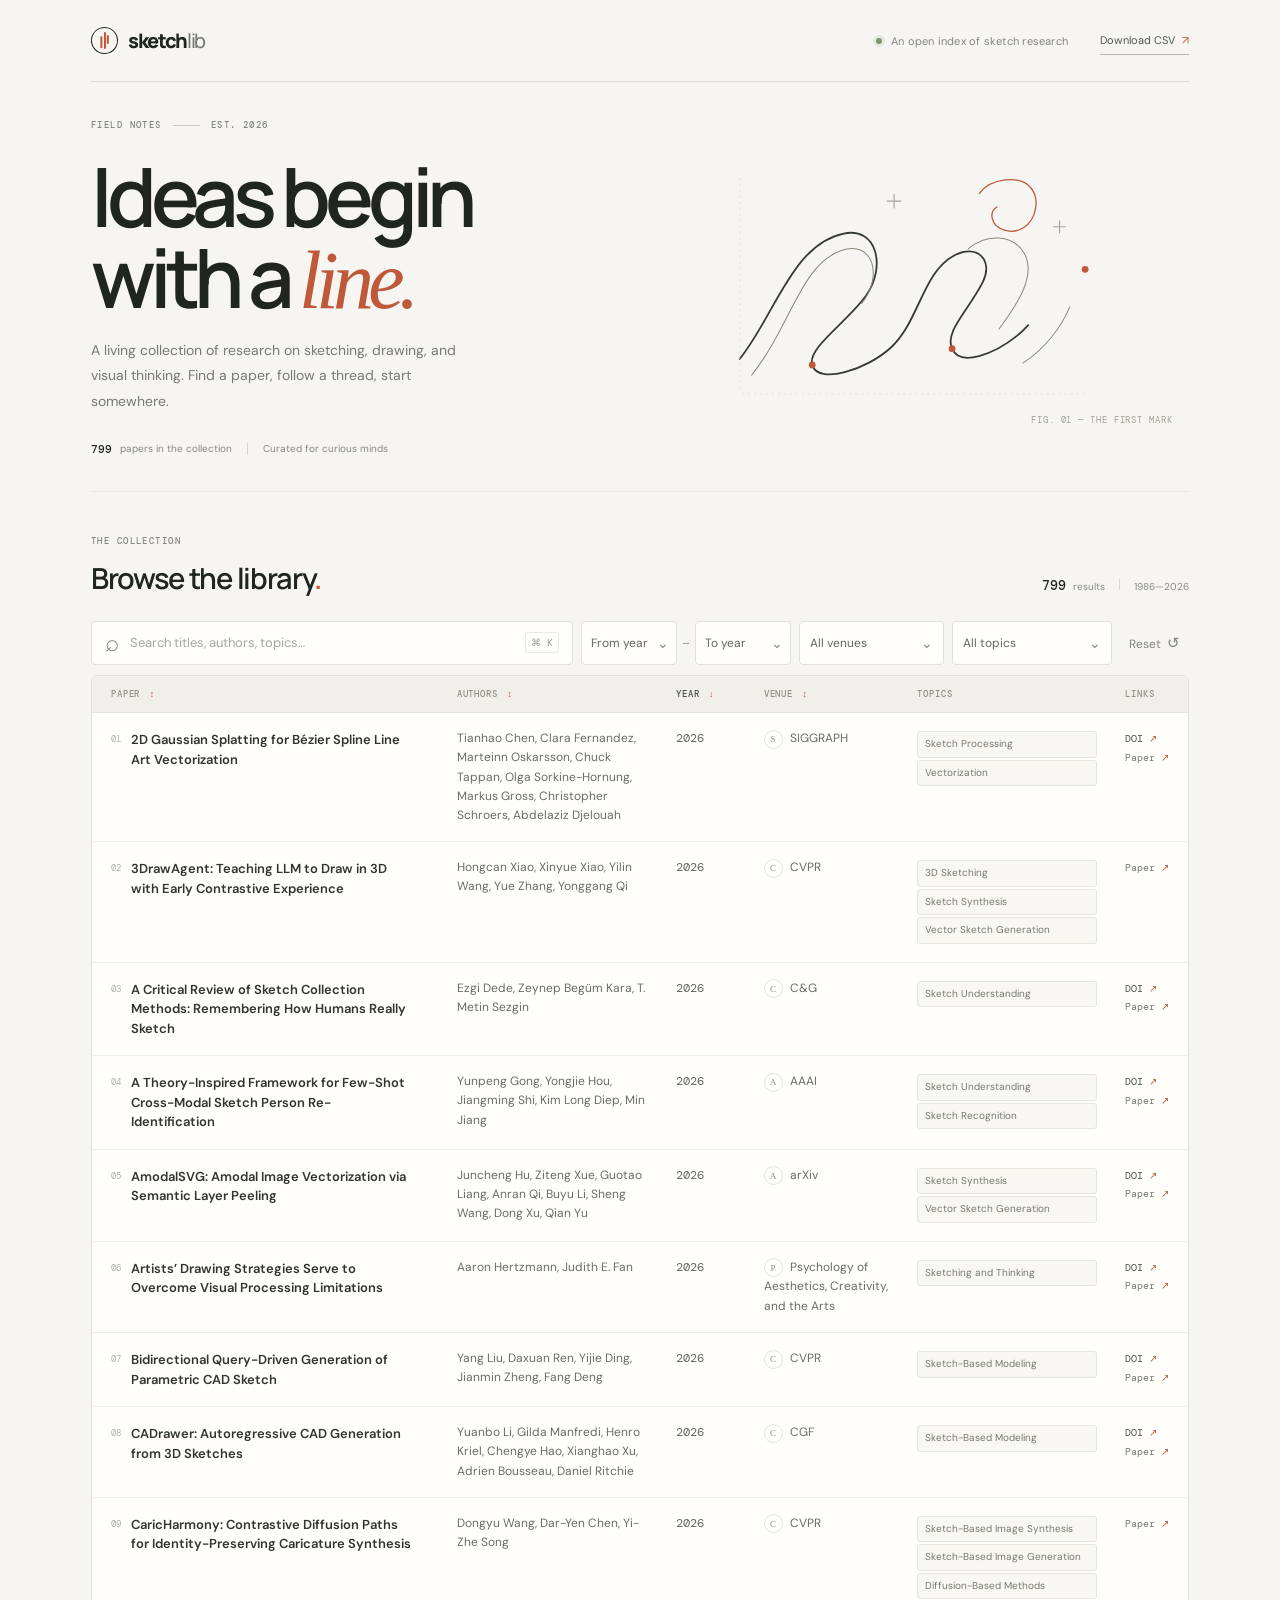
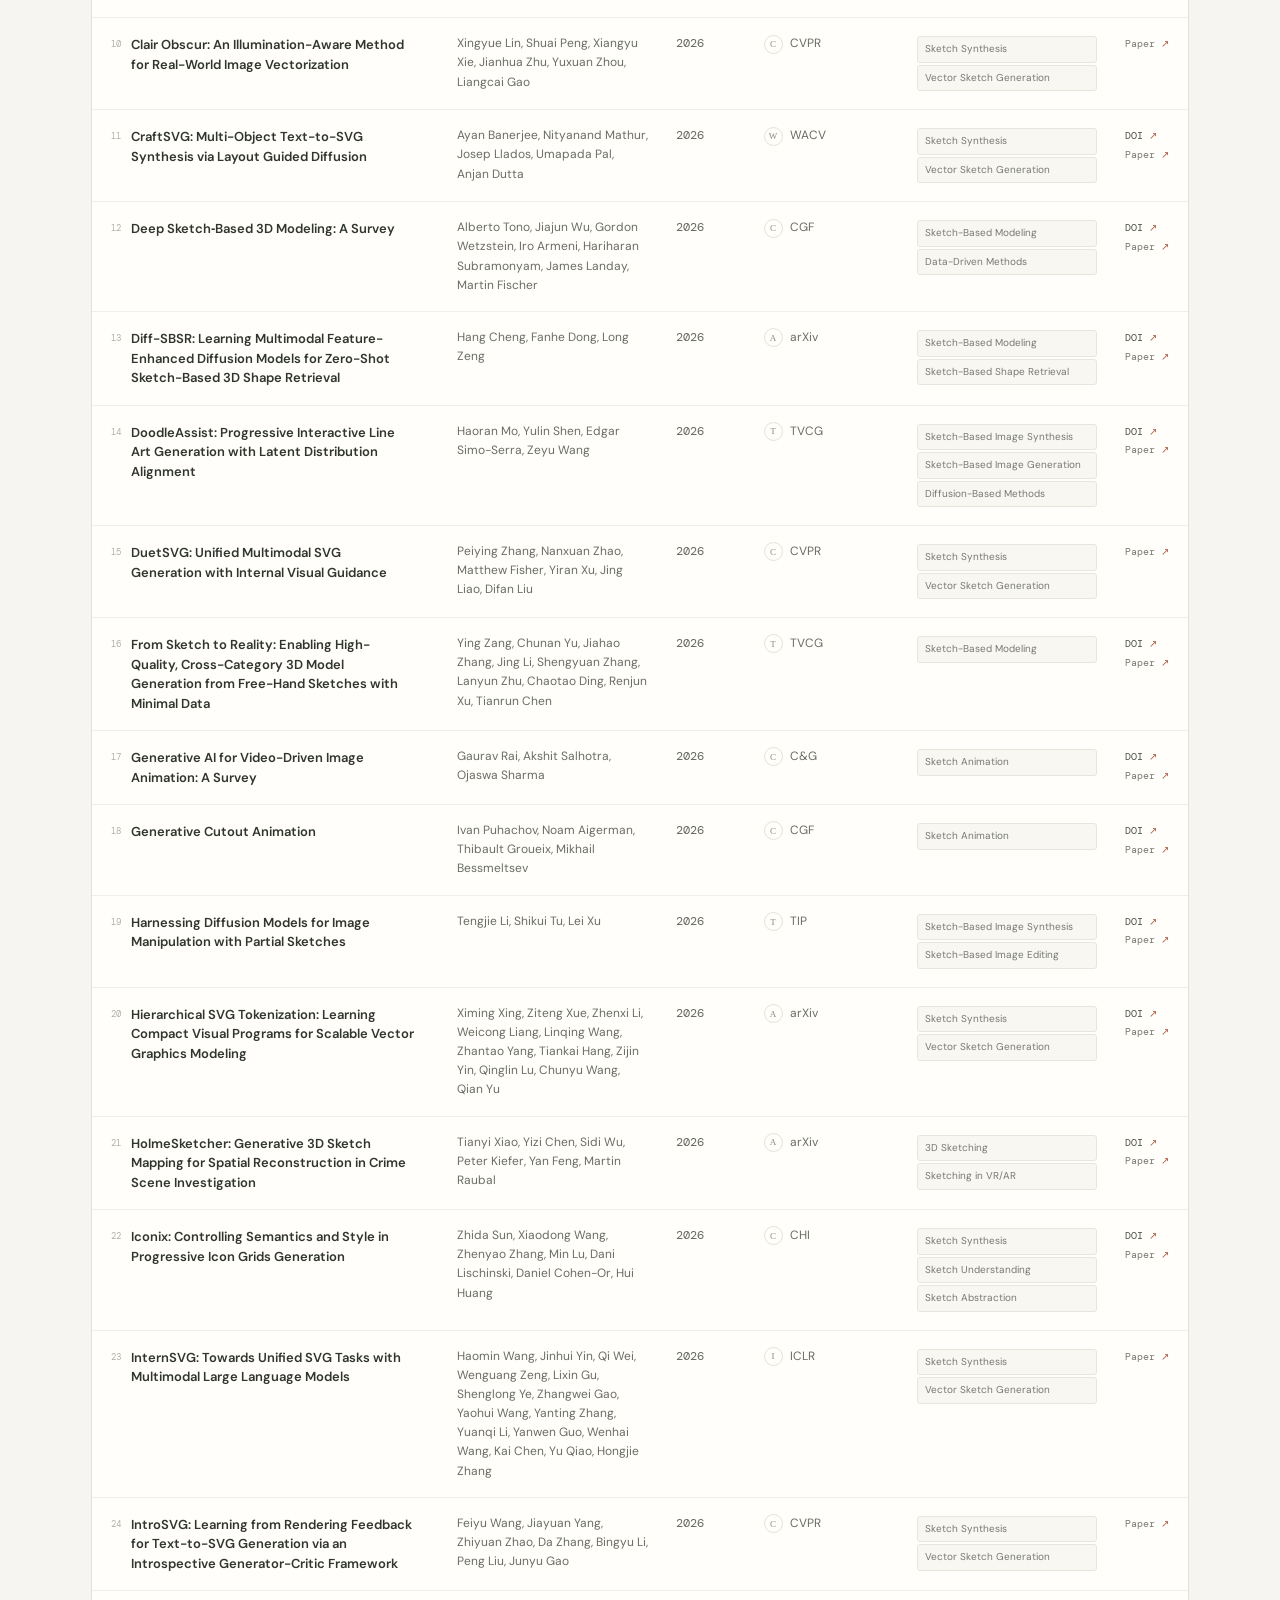
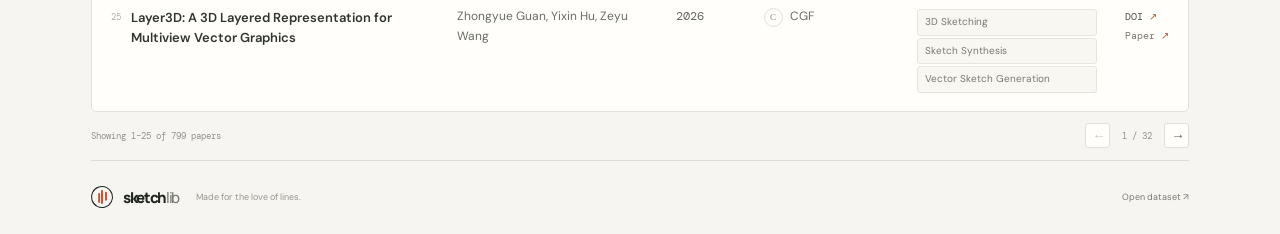
<file: index.html>
<!doctype html>
<html lang="en">
<head>
  <meta charset="utf-8" />
  <meta name="viewport" content="width=device-width, initial-scale=1" />
  <meta name="theme-color" content="#f6f5f1" />
  <title>SketchLib — Research Library</title>
  <meta name="description" content="A searchable library of sketch-related research papers." />
  <link rel="preconnect" href="https://fonts.googleapis.com" />
  <link rel="preconnect" href="https://fonts.gstatic.com" crossorigin />
  <link href="https://fonts.googleapis.com/css2?family=DM+Mono:wght@400;500&family=DM+Sans:wght@400;500;600;700&family=Manrope:wght@500;600;700;800&display=swap" rel="stylesheet" />
  <link rel="stylesheet" href="styles.css?v=multi-filters-1" />
  <script src="app.js?v=multi-filters-1" defer></script>
</head>
<body>
  <div class="page-shell">
    <header class="site-header">
      <a class="wordmark" href="#top" aria-label="SketchLib home"><span class="mark" aria-hidden="true"><i></i><i></i><i></i></span><span>sketch<span class="wordmark-light">lib</span></span></a>
      <div class="header-note"><span class="live-dot"></span> An open index of sketch research</div>
      <a class="header-link" href="papers.csv" download>Download CSV <span aria-hidden="true">↗</span></a>
    </header>

    <main id="top">
      <section class="hero">
        <div class="hero-copy">
          <p class="eyebrow"><span>FIELD NOTES</span><span class="eyebrow-line"></span><span>EST. 2026</span></p>
          <h1>Ideas begin<br />with a <em>line.</em></h1>
          <p class="intro">A living collection of research on sketching, drawing, and visual thinking. Find a paper, follow a thread, start somewhere.</p>
          <div class="hero-meta"><span class="hero-count" id="hero-count">—</span><span>papers in the collection</span><span class="meta-divider"></span><span>Curated for curious minds</span></div>
        </div>
        <div class="hero-art" aria-hidden="true">
          <svg viewBox="0 0 520 340" fill="none" xmlns="http://www.w3.org/2000/svg">
            <path class="draw draw-one" d="M55 259C96 208 117 124 177 112C216 104 227 151 203 185C181 216 134 246 140 266C147 290 204 272 233 245C265 215 270 157 306 138C333 123 353 143 340 169C322 204 295 227 304 247C313 269 354 253 380 232C416 203 419 161 460 154" />
            <path class="draw draw-two" d="M69 278C116 219 126 149 174 132C211 119 224 161 198 194M323 130C343 112 376 112 389 136C404 164 375 202 359 224M387 264C413 247 432 222 442 198" />
            <path class="scribble" d="M336 65C349 47 383 43 396 58C408 72 402 96 388 105C374 114 354 108 351 94C348 80 367 73 377 81" />
            <path class="guide" d="M58 300H464M55 47V298" />
            <circle class="point" cx="140" cy="266" r="4" /><circle class="point" cx="304" cy="247" r="4" /><circle class="point" cx="460" cy="154" r="4" />
            <path class="spark" d="M236 66V82M228 74H244M430 97V111M423 104H437" />
          </svg>
          <span class="art-caption">FIG. 01 — THE FIRST MARK</span>
        </div>
      </section>

      <section class="library" aria-labelledby="library-title">
        <div class="section-heading">
          <div><p class="eyebrow section-eyebrow">THE COLLECTION</p><h2 id="library-title">Browse the library<span class="period">.</span></h2></div>
          <div class="collection-stats"><strong id="result-count">—</strong><span>results</span><span class="stat-divider"></span><span id="year-range">—</span></div>
        </div>

        <div class="tools" role="search">
          <label class="search-box"><span class="search-icon" aria-hidden="true">⌕</span><input id="search" type="search" placeholder="Search titles, authors, topics…" autocomplete="off" /><kbd>⌘ K</kbd></label>
          <div class="year-range-filter" role="group" aria-label="Filter by year range">
            <label class="range-field"><span class="sr-only">From year</span><select id="year-from"><option value="">From year</option></select><span class="select-arrow">⌄</span></label>
            <span class="range-dash" aria-hidden="true">–</span>
            <label class="range-field"><span class="sr-only">To year</span><select id="year-to"><option value="">To year</option></select><span class="select-arrow">⌄</span></label>
          </div>
          <div class="filter-menu venue-menu">
            <button class="filter-trigger" id="venue-trigger" type="button" aria-expanded="false" aria-controls="venue-popover"><span id="venue-trigger-label">All venues</span><span class="filter-chevron" aria-hidden="true">⌄</span></button>
            <div class="filter-popover" id="venue-popover" hidden>
              <div class="filter-popover-heading"><span>Publication venues</span><button type="button" data-clear-group="venue">Clear</button></div>
              <p class="filter-hint">Matches any selected venue</p>
              <input class="filter-search" type="search" data-filter-search="venue" placeholder="Find a venue…" autocomplete="off" aria-label="Find a venue" />
              <div class="filter-options" id="venue-options-list" role="group" aria-label="Publication venues"></div>
            </div>
          </div>
          <div class="filter-menu topic-menu label-filter-wrap">
            <button class="filter-trigger" id="topic-trigger" type="button" aria-expanded="false" aria-controls="topic-popover"><span id="topic-trigger-label">All topics</span><span class="filter-chevron" aria-hidden="true">⌄</span></button>
            <div class="filter-popover" id="topic-popover" hidden>
              <div class="filter-popover-heading"><span>Topics</span><button type="button" data-clear-group="topic">Clear</button></div>
              <p class="filter-hint">Matches any selected topic</p>
              <input class="filter-search" type="search" data-filter-search="topic" placeholder="Find a topic…" autocomplete="off" aria-label="Find a topic" />
              <div class="filter-options topic-options" id="topic-options-list" role="group" aria-label="Topics"></div>
            </div>
          </div>
          <button class="reset-button" id="reset" type="button">Reset <span aria-hidden="true">↺</span></button>
        </div>

        <div class="active-filters" id="active-filters" aria-live="polite"></div>
        <div class="table-wrap">
          <table>
            <thead><tr>
              <th class="title-col"><button class="sort-button" data-sort="Paper Title">PAPER <span class="sort-indicator"></span></button></th>
              <th class="authors-col"><button class="sort-button" data-sort="Authors">AUTHORS <span class="sort-indicator"></span></button></th>
              <th class="year-col"><button class="sort-button" data-sort="Year">YEAR <span class="sort-indicator"></span></button></th>
              <th class="venue-col"><button class="sort-button" data-sort="Publication Venue">VENUE <span class="sort-indicator"></span></button></th>
              <th class="topics-col">TOPICS</th>
              <th class="links-col">LINKS</th>
            </tr></thead>
            <tbody id="papers-body"><tr><td colspan="6" class="loading"><span class="loader"></span>Preparing the collection…</td></tr></tbody>
          </table>
        </div>
        <div class="table-footer"><span id="range-label">Loading papers</span><div class="pagination"><button id="prev" aria-label="Previous page" disabled>←</button><span id="page-label">1 / 1</span><button id="next" aria-label="Next page" disabled>→</button></div></div>
      </section>
    </main>

    <footer><a class="wordmark footer-mark" href="#top"><span class="mark" aria-hidden="true"><i></i><i></i><i></i></span><span>sketch<span class="wordmark-light">lib</span></span></a><span>Made for the love of lines.</span><a href="papers.csv" download>Open dataset ↗</a></footer>
  </div>
</body>
</html>
</file>
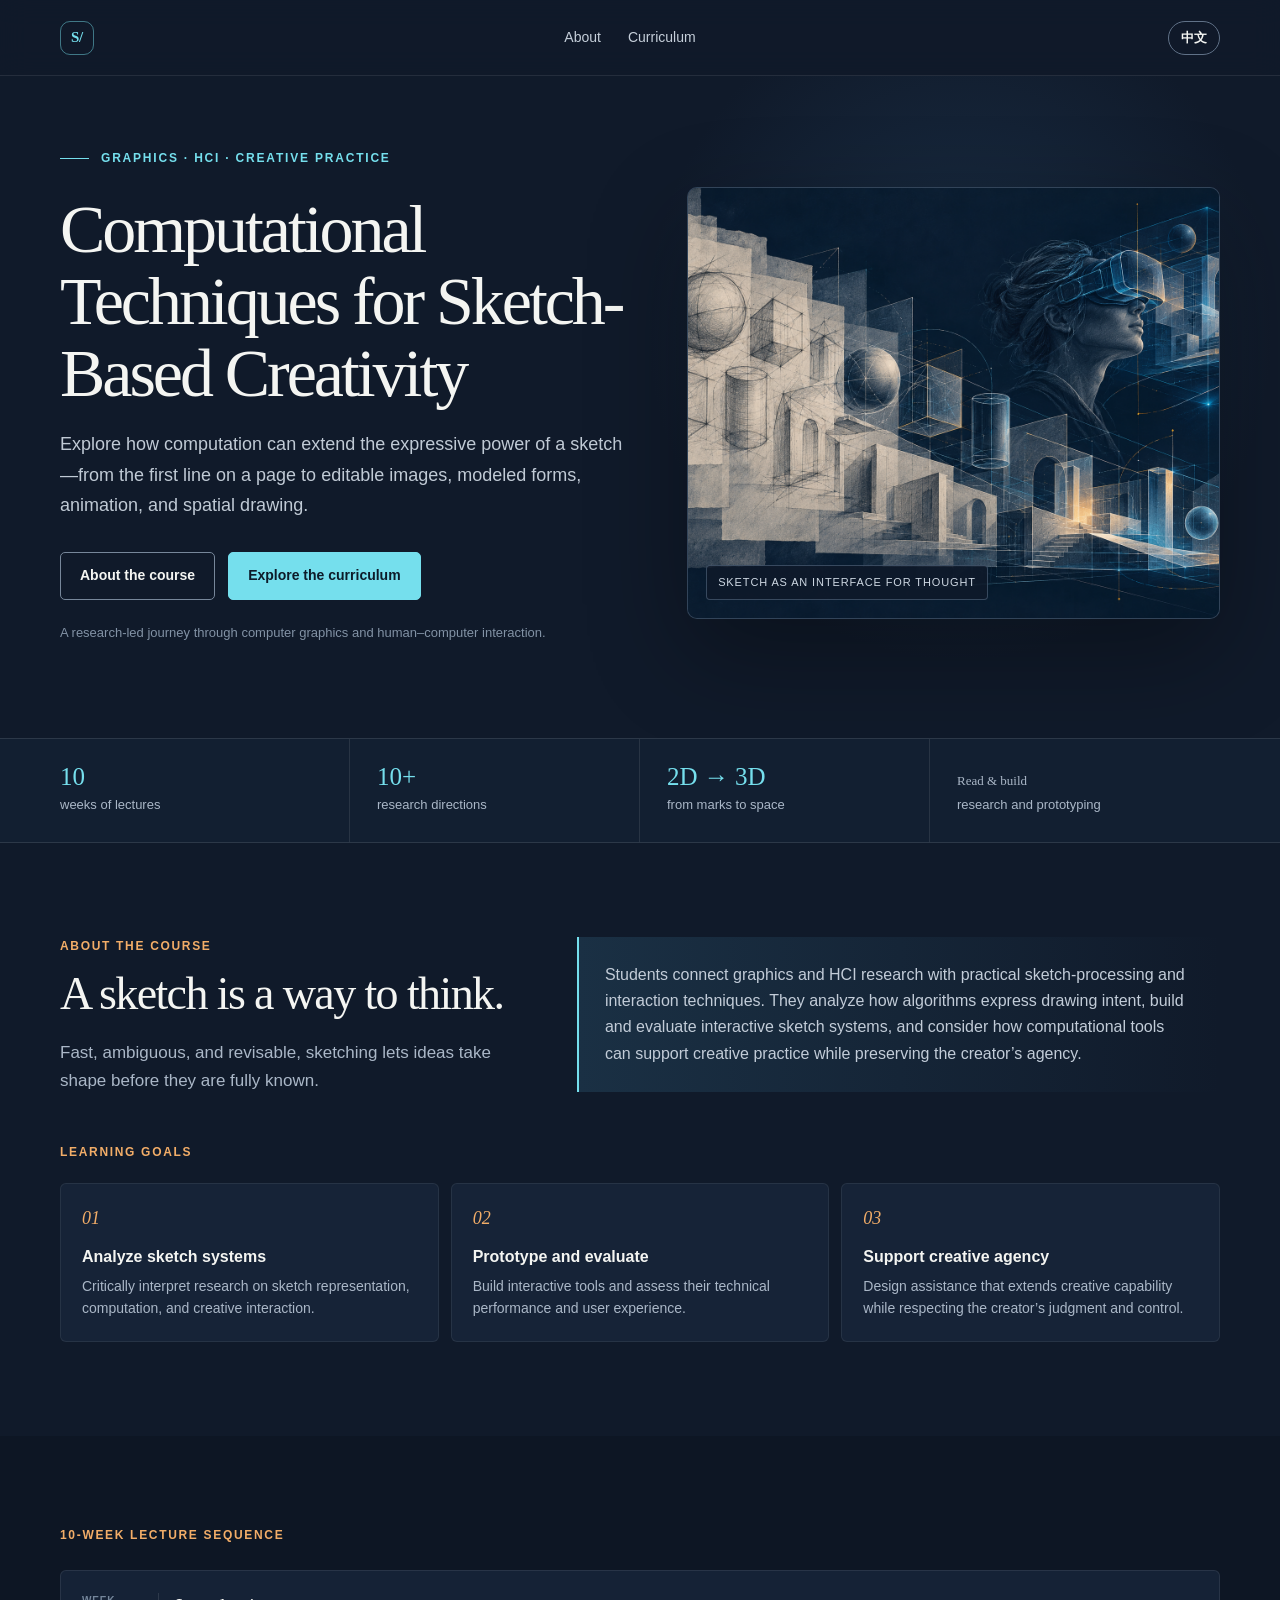
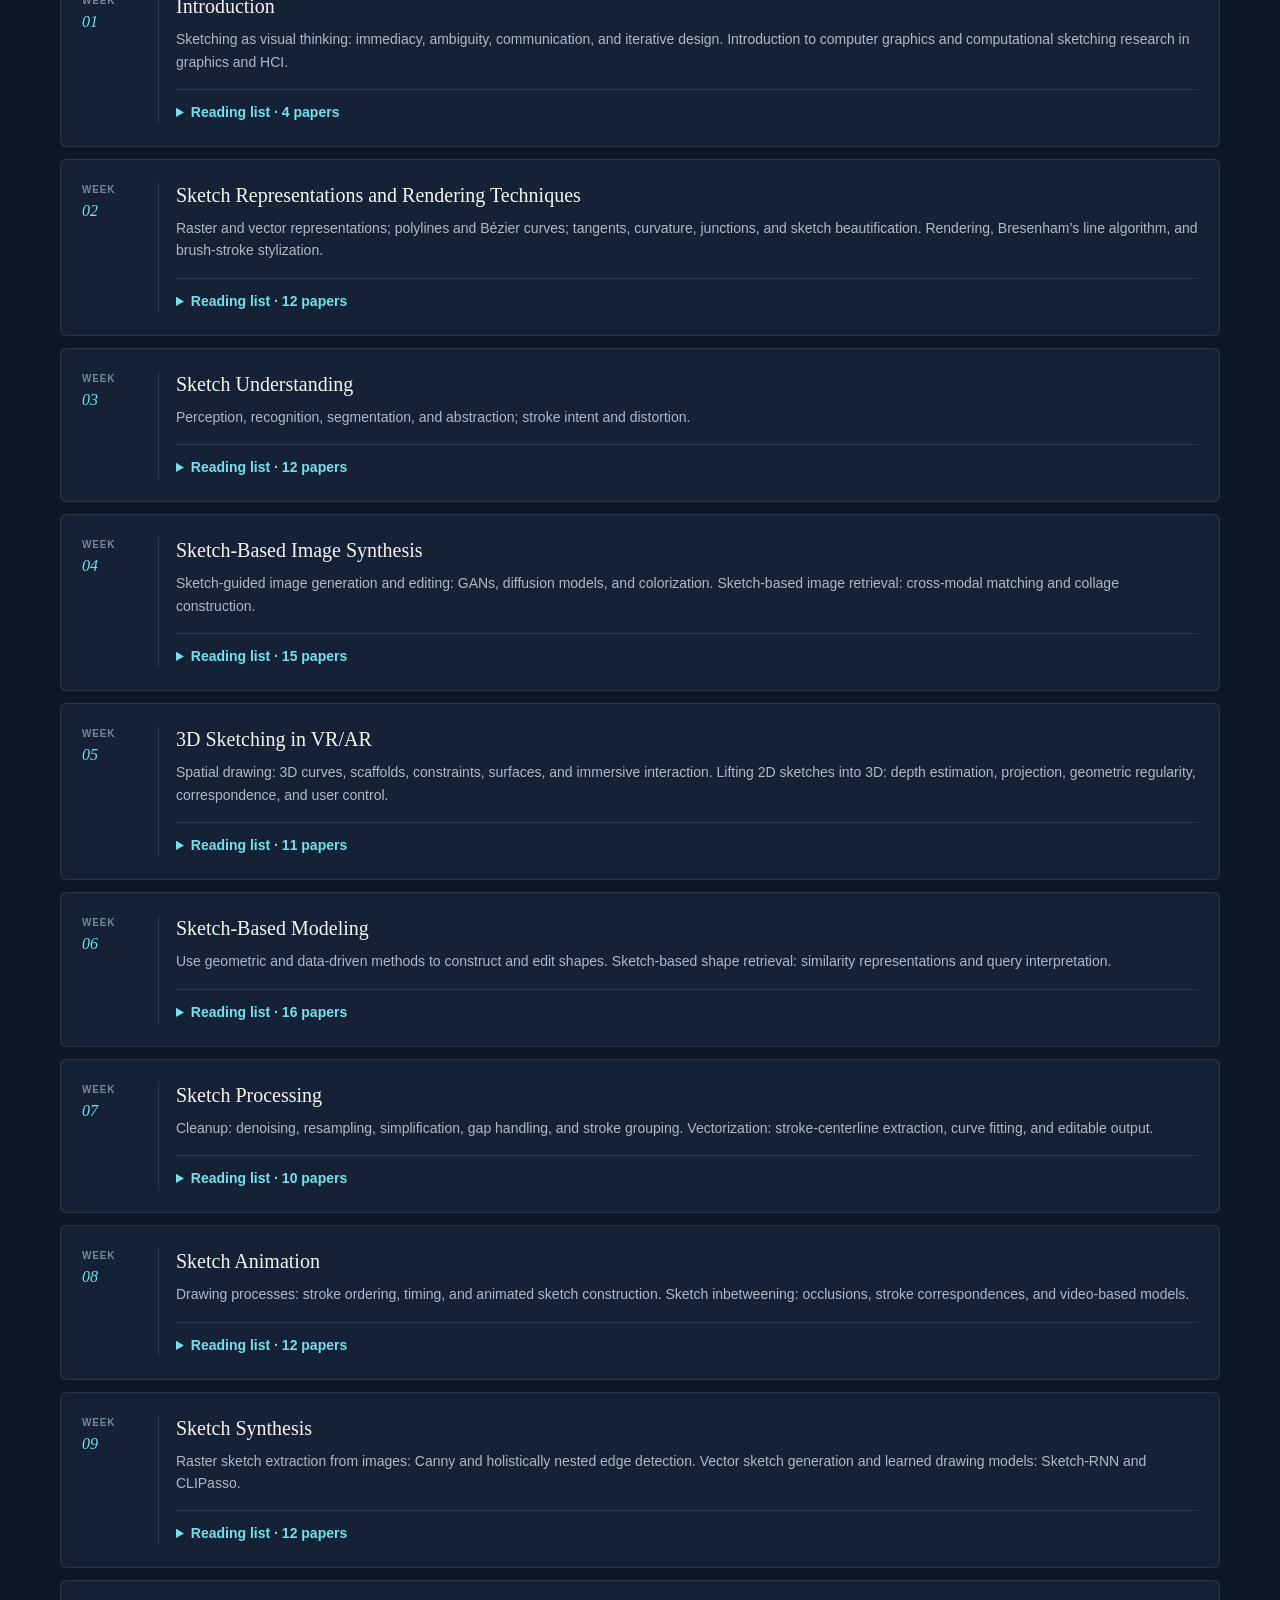
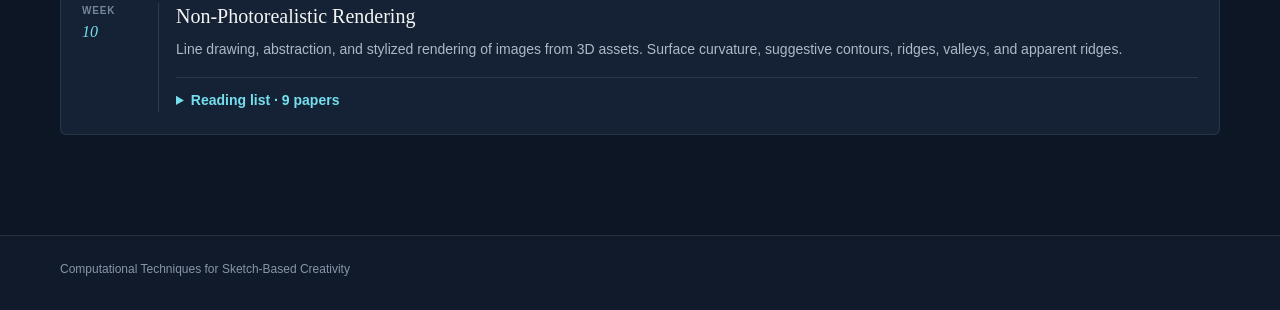
<file: 5025.html>
<!doctype html>
<html lang="en">
<head>
<meta charset="utf-8">
<meta name="viewport" content="width=device-width, initial-scale=1">
<meta name="theme-color" content="#101a2a">
<meta name="description" content="An open course on computational sketching, graphics, and creative interaction.">
<title>Computational Techniques for Sketch-Based Creativity · 草图创意计算技术</title>
<link rel="icon" type="image/svg+xml" href="data:image/svg+xml,%3Csvg xmlns='http://www.w3.org/2000/svg' viewBox='0 0 48 48'%3E%3Crect width='48' height='48' rx='12' fill='%23101a2a'/%3E%3Cpath d='M9 34 20 12l8 17 5-10 7 15' fill='none' stroke='%236bd9eb' stroke-width='3' stroke-linecap='round' stroke-linejoin='round'/%3E%3Ccircle cx='20' cy='12' r='2' fill='%23f5a75c'/%3E%3C/svg%3E">
<style>
:root{color-scheme:dark;--bg:#101a2a;--panel:#162337;--panel-2:#1b2a40;--line:#304158;--ink:#f4f5f2;--muted:#aab7c7;--cyan:#75dfed;--amber:#f2ad68;--blue:#496d91;--sans:Inter,ui-sans-serif,-apple-system,BlinkMacSystemFont,"Segoe UI",sans-serif;--serif:Georgia,"Times New Roman",serif}
*{box-sizing:border-box}html{scroll-behavior:smooth;scroll-padding-top:92px}body{margin:0;background:var(--bg);color:var(--ink);font-family:var(--sans);font-size:16px;line-height:1.65}a{color:inherit}.shell{width:min(1160px,calc(100% - 48px));margin-inline:auto}.topbar{height:76px;border-bottom:1px solid #ffffff16;display:flex;align-items:center;position:sticky;top:0;z-index:20;background:#101a2aeF;backdrop-filter:blur(14px)}.nav{display:flex;align-items:center;justify-content:space-between;gap:24px}.brand{display:flex;align-items:center;gap:12px;text-decoration:none;font-weight:650;letter-spacing:-.02em}.brand-mark{width:34px;height:34px;border:1px solid #75dfed7a;border-radius:10px;display:grid;place-items:center;color:var(--cyan);font:700 15px var(--serif)}.navlinks{display:flex;align-items:center;gap:27px}.navlinks a{text-decoration:none;font-size:14px;color:#c6cfda}.navlinks a:hover{color:var(--cyan)}.nav-tools{display:flex;align-items:center;gap:14px}.term{font-size:12px;color:var(--muted);letter-spacing:.08em;text-transform:uppercase}.lang{background:transparent;color:var(--ink);border:1px solid #607187;border-radius:99px;padding:7px 12px;font:600 13px var(--sans);cursor:pointer}.lang:hover,.lang:focus-visible{border-color:var(--cyan);outline:none}.hero{padding:73px 0 82px;overflow:hidden;position:relative}.hero:before{content:"";position:absolute;inset:0 0 auto 48%;height:620px;pointer-events:none;background:radial-gradient(ellipse at 52% 40%,#24436280 0,transparent 64%)}.hero-grid{display:grid;grid-template-columns:1fr .92fr;gap:48px;align-items:center;position:relative}.eyebrow{display:flex;align-items:center;gap:12px;text-transform:uppercase;color:var(--cyan);font-size:12px;letter-spacing:.15em;font-weight:700}.eyebrow:before{content:"";width:29px;height:1px;background:var(--cyan)}h1{font:500 clamp(42px,5.4vw,68px)/1.06 var(--serif);letter-spacing:-.045em;margin:24px 0 20px;max-width:700px}.hero-copy{max-width:580px;color:#c0cad5;font-size:18px;line-height:1.7;margin:0}.hero-actions{display:flex;gap:13px;flex-wrap:wrap;margin-top:31px}.button{display:inline-flex;align-items:center;justify-content:center;min-height:48px;padding:0 19px;border-radius:5px;text-decoration:none;font-weight:650;font-size:14px;transition:transform .2s,border-color .2s,background .2s}.button:hover{transform:translateY(-2px)}.button-primary{background:var(--cyan);color:#0d1b29;border:1px solid var(--cyan)}.button-secondary{border:1px solid #77879a;color:var(--ink)}.button-secondary:hover{border-color:var(--cyan)}.hero-note{margin-top:22px;color:#8292a5;font-size:13px}.hero-art{min-height:430px;border:1px solid #647b9359;border-radius:10px;background:#17263a;overflow:hidden;position:relative;box-shadow:0 34px 100px #0005}.hero-art img{display:block;width:100%;height:100%;min-height:430px;object-fit:cover}.art-fallback{position:absolute;inset:0;display:grid;place-items:center;color:#7595b3;font:italic 20px var(--serif);text-align:center;padding:30px}.art-fallback svg{width:100%;height:100%;position:absolute;inset:0;opacity:.45}.art-label{position:absolute;bottom:18px;left:18px;padding:7px 11px;border:1px solid #7892ad66;background:#101a2acc;border-radius:4px;color:#ced8e3;font-size:11px;letter-spacing:.08em;text-transform:uppercase}.metrics{border-block:1px solid #ffffff1c;background:#121f31}.metric-row{display:grid;grid-template-columns:repeat(4,1fr)}.metric{padding:24px 27px;border-right:1px solid #ffffff18}.metric:first-child{padding-left:0}.metric:last-child{border:0}.metric strong{font:500 25px var(--serif);display:block;color:var(--cyan)}.metric span{font-size:13px;color:#aab7c7}.section{padding:94px 0}.section-kicker{font-size:12px;text-transform:uppercase;letter-spacing:.14em;color:var(--amber);font-weight:700;margin:0 0 12px}.section h2{font:500 clamp(34px,4vw,46px)/1.15 var(--serif);letter-spacing:-.035em;margin:0}.section-lead{color:var(--muted);max-width:650px;font-size:17px;margin:18px 0 0}.overview-grid{display:grid;grid-template-columns:.82fr 1.18fr;gap:70px;align-items:start}.overview-aside{padding:25px 26px;border-left:2px solid var(--cyan);background:linear-gradient(90deg,#1a3044,transparent);color:#c2ccd8}.overview-aside p{margin:0}.outcomes{display:grid;grid-template-columns:repeat(2,1fr);gap:14px;margin-top:36px}.outcome{padding:22px 21px;background:var(--panel);border:1px solid #ffffff12;border-radius:6px;min-height:142px}.outcome-num{font:italic 18px var(--serif);color:var(--amber)}.outcome h3{font-size:16px;margin:11px 0 6px}.outcome p{font-size:14px;color:var(--muted);margin:0;line-height:1.55}.curriculum{background:#0d1624;padding-top:90px;padding-bottom:100px}.curriculum-head{display:flex;justify-content:space-between;align-items:end;gap:28px;margin-bottom:34px}.sequence-note{font-size:13px;color:#99a9bb;max-width:300px;text-align:right}.week-list{display:grid;grid-template-columns:repeat(2,1fr);gap:12px}.week{display:grid;grid-template-columns:77px 1fr;gap:17px;padding:22px 21px;border:1px solid #ffffff15;border-radius:6px;background:#152236;min-height:158px;transition:border .2s,transform .2s}.week:hover{border-color:#75dfed7c;transform:translateY(-2px)}.week-mark{border-right:1px solid #ffffff1b;color:var(--cyan);font:italic 16px var(--serif);padding-top:2px}.week-mark small{display:block;color:#74869b;font:600 10px var(--sans);text-transform:uppercase;letter-spacing:.08em;margin-bottom:7px}.week-mark .week-suffix{font:600 10px var(--sans);color:#74869b;letter-spacing:0}.week h3{font:500 20px/1.3 var(--serif);margin:0 0 9px}.week p{font-size:13px;line-height:1.55;color:#aeb9c7;margin:0}.week.project{background:#202a35;border-color:#f2ad6847}.week.project .week-mark{color:var(--amber)}.closing{padding:83px 0 90px}.closing-card{border:1px solid #40566d;background:linear-gradient(120deg,#17273a,#162235 72%,#193047);padding:42px 45px;border-radius:8px;display:flex;align-items:center;justify-content:space-between;gap:32px;position:relative;overflow:hidden}.closing-card:after{content:"";position:absolute;width:210px;height:210px;border:1px solid #75dfed20;border-radius:50%;right:24%;top:-125px;box-shadow:0 0 0 24px #75dfed08,0 0 0 50px #75dfed05}.closing-card h2{font:500 32px/1.18 var(--serif);margin:0 0 9px;position:relative;z-index:1}.closing-card p{color:var(--muted);margin:0;max-width:520px;position:relative;z-index:1}.closing-card .button{flex-shrink:0;position:relative;z-index:1}footer{border-top:1px solid #ffffff19;padding:24px 0 30px;color:#8696a9;font-size:12px}.footer-row{display:flex;justify-content:space-between;gap:20px}.zh{font-family:"PingFang SC","Microsoft YaHei","Noto Sans CJK SC",sans-serif;letter-spacing:0}html[lang="en"] [lang="zh-Hans"],html[lang="zh-Hans"] [lang="en"]{display:none!important}::selection{background:#75dfed;color:#101a2a}a:focus-visible,button:focus-visible{outline:2px solid var(--cyan);outline-offset:3px}
@media(max-width:900px){.navlinks{gap:15px}.navlinks a{font-size:13px}.hero-grid{grid-template-columns:1fr .8fr;gap:28px}.hero-art,.hero-art img{min-height:365px}.overview-grid{gap:36px}.metric{padding:22px 17px}}
@media(max-width:700px){.shell{width:min(100% - 34px,540px)}.topbar{height:67px}.brand{font-size:13px;max-width:210px;line-height:1.2}.brand-mark{flex-shrink:0}.navlinks,.term{display:none}.hero{padding:48px 0 55px}.hero-grid{grid-template-columns:1fr;gap:32px}.hero h1{font-size:46px}.hero-copy{font-size:16px}.hero-art,.hero-art img{min-height:280px}.metric-row{grid-template-columns:repeat(2,1fr)}.metric{padding:18px;border-bottom:1px solid #ffffff18}.metric:nth-child(2){border-right:0}.metric:nth-child(3){padding-left:0;border-bottom:0}.metric:nth-child(4){border-bottom:0}.section{padding:67px 0}.overview-grid{grid-template-columns:1fr;gap:26px}.outcomes{gap:10px}.outcome{padding:17px;min-height:160px}.curriculum{padding:67px 0}.curriculum-head{display:block}.sequence-note{text-align:left;margin:15px 0 0}.week-list{grid-template-columns:1fr}.week{grid-template-columns:62px 1fr;gap:13px;padding:18px 16px;min-height:unset}.week h3{font-size:19px}.closing{padding:60px 0}.closing-card{display:block;padding:29px 24px}.closing-card h2{font-size:29px}.closing-card .button{margin-top:23px}.footer-row{display:block}.footer-row span{display:block;margin-top:5px}}
@media(max-width:380px){.hero h1{font-size:39px}.outcomes{grid-template-columns:1fr}.outcome{min-height:unset}.lang{padding:6px 9px}.week{grid-template-columns:54px 1fr}}
@media(prefers-reduced-motion:reduce){html{scroll-behavior:auto}*,*:before,*:after{transition:none!important}}

.week-list{grid-template-columns:1fr}
.week{min-height:0}
.outcomes{grid-template-columns:repeat(3,minmax(0,1fr));gap:12px;margin-top:20px}
.learning-goals{margin-top:48px}
.learning-goals>.section-kicker{margin:0 0 12px}
.reading-list{margin-top:16px;border-top:1px solid #ffffff18;padding-top:11px}
.reading-list summary{cursor:pointer;color:var(--cyan);font-size:13px;font-weight:650;list-style-position:inside}
.reading-list summary:hover{color:#b5f2f8}
.reading-list[open] summary{margin-bottom:12px}
.table-wrap{overflow-x:auto;border:1px solid #ffffff18;border-radius:5px;background:#101b2b}
.reading-list table{width:100%;min-width:1080px;border-collapse:collapse;table-layout:fixed;font-size:12px;line-height:1.5}
.reading-list th,.reading-list td{padding:10px 12px;text-align:left;vertical-align:top;border-bottom:1px solid #ffffff12;overflow-wrap:anywhere;word-break:normal}
.reading-list th{position:sticky;top:0;background:#203149;color:#e8edf1;font-size:11px;letter-spacing:.02em}
.reading-list tbody tr:nth-child(even){background:#ffffff04}
.reading-list tbody tr:last-child td{border-bottom:0}
.reading-list th:nth-child(1){width:23%}.reading-list th:nth-child(2){width:27%}.reading-list th:nth-child(3){width:6%}.reading-list th:nth-child(4){width:13%}.reading-list th:nth-child(5){width:14%}.reading-list th:nth-child(6){width:17%}
.reading-list a{color:#9ce9f1;text-decoration:none}.reading-list a:hover{text-decoration:underline}
.paper-title{font-weight:600;color:#e8edf1}.paper-year{white-space:nowrap}
@media(max-width:900px){.outcomes{grid-template-columns:repeat(2,minmax(0,1fr))}}
@media(max-width:700px){.week-list{grid-template-columns:1fr}.week{grid-template-columns:62px minmax(0,1fr)}.outcomes{grid-template-columns:1fr}.learning-goals{margin-top:38px}}

@media(max-width:700px){
 .reading-list .table-wrap{overflow:visible}
 .reading-list table{display:block;min-width:0}
 .reading-list thead{display:none}
 .reading-list tbody,.reading-list tbody tr{display:block;width:100%}
 .reading-list tbody tr{display:grid;grid-template-columns:repeat(2,minmax(0,1fr));gap:8px 12px;padding:9px 6px;border-bottom:1px solid #ffffff18}
 .reading-list tbody tr:last-child{border-bottom:0}
 .reading-list td{display:block;min-width:0;padding:3px 5px;border:0;font-size:11px}
 .reading-list td:before{content:attr(data-label-en);display:block;color:#91a2b6;font:600 9px var(--sans);letter-spacing:.04em;margin-bottom:3px}
 html[lang="zh-Hans"] .reading-list td:before{content:attr(data-label-zh);letter-spacing:0}
 .reading-list td:nth-child(1),.reading-list td:nth-child(2),.reading-list td:nth-child(5),.reading-list td:nth-child(6){grid-column:1/-1}
 .reading-list .paper-title{font-size:12px}
 .reading-list a{overflow-wrap:anywhere;word-break:break-word}
}

.week-list{grid-template-columns:minmax(0,1fr)}
.week{grid-template-columns:77px minmax(0,1fr);width:100%;min-width:0}
.week>div:last-child{width:100%;min-width:0}
.week p{font-size:14px;line-height:1.6}
.curriculum-head{display:block;margin-bottom:24px}
.curriculum-head .section-kicker{margin:0}
.reading-list,.table-wrap{width:100%;max-width:100%;min-width:0}
.reading-list summary{font-size:14px}
.reading-list table{min-width:1000px;font-size:14px;line-height:1.5}
.reading-list th{font-size:13px}
.reading-list td{font-size:13px}
.paper-link{display:inline-flex;align-items:center;justify-content:center;gap:5px;padding:6px 9px;border:1px solid #75dfed70;border-radius:4px;background:#75dfed12;color:#a9edf4!important;font-size:12px;font-weight:650;line-height:1.3;text-decoration:none;white-space:nowrap}
.paper-link:hover{background:#75dfed24;border-color:var(--cyan);text-decoration:none!important}
.paper-title{font-size:14px}
html[lang="zh-Hans"] .week-mark small{display:inline;text-transform:none;letter-spacing:0;margin-right:2px;margin-bottom:0}
@media(max-width:700px){
 .week{grid-template-columns:62px minmax(0,1fr);width:100%;min-width:0}
 .week>div:last-child{min-width:0}
 .reading-list table{min-width:0}
 .reading-list td{font-size:12px}
 .reading-list .paper-title{font-size:13px}
 .reading-list td:before{font-size:10px}
 .paper-link{font-size:12px}
}
</style>
</head>
<body>
<header class="topbar"><div class="shell nav">
<a class="brand" href="#top"><span class="brand-mark" aria-hidden="true">S/</span><span><span lang="en"></span><span class="zh" lang="zh-Hans"></span></span></a>
<nav class="navlinks" aria-label="Course navigation" data-label-zh="课程导航"><a href="#about"><span lang="en">About</span><span class="zh" lang="zh-Hans">课程简介</span></a><a href="#curriculum"><span lang="en">Curriculum</span><span class="zh" lang="zh-Hans">课程内容</span></a></nav>
<div class="nav-tools"><span class="term"><span lang="en"></span><span class="zh" lang="zh-Hans"></span></span><button class="lang" type="button" aria-label="切换至中文">中文</button></div>
</div></header>
<main id="top">
<section class="hero"><div class="shell hero-grid"><div>
<div class="eyebrow"><span lang="en">Graphics · HCI · Creative practice</span><span class="zh" lang="zh-Hans">计算机图形学 · 人机交互 · 创意实践</span></div>
<h1><span lang="en">Computational Techniques for Sketch-Based Creativity</span><span class="zh" lang="zh-Hans">草图创意计算技术</span></h1>
<p class="hero-copy"><span lang="en">Explore how computation can extend the expressive power of a sketch—from the first line on a page to editable images, modeled forms, animation, and spatial drawing.</span><span class="zh" lang="zh-Hans">探索计算技术如何拓展草图创作的表达潜力：从纸面上的第一笔，到可编辑图像、几何造型、动画以及空间草图绘制。</span></p>
<div class="hero-actions"><a class="button button-secondary" href="#about"><span lang="en">About the course</span><span class="zh" lang="zh-Hans">了解课程</span></a><a class="button button-primary" href="#curriculum"><span lang="en">Explore the curriculum</span><span class="zh" lang="zh-Hans">浏览课程内容</span></a></div>
<p class="hero-note"><span lang="en">A research-led journey through computer graphics and human–computer interaction.</span><span class="zh" lang="zh-Hans">一段以研究为导向的学习历程，贯通计算机图形学与人机交互。</span></p>
</div><div class="hero-art" id="hero-art"><img src="hero.png" alt="An editorial study of sketch marks developing into geometric and spatial wireframe forms" data-alt-zh="草图笔迹逐步演化为几何造型与空间线框的视觉研究"><div class="art-label"><span lang="en">Sketch as an interface for thought</span><span class="zh" lang="zh-Hans">草图：思维的交互媒介</span></div></div>
</div></section>
<div class="metrics"><div class="shell metric-row"><div class="metric"><strong>10</strong><span><span lang="en">weeks of lectures</span><span class="zh" lang="zh-Hans">周专题讲授</span></span></div><div class="metric"><strong>10+</strong><span><span lang="en">research directions</span><span class="zh" lang="zh-Hans">个研究方向</span></span></div><div class="metric"><strong>2D → 3D</strong><span><span lang="en">from marks to space</span><span class="zh" lang="zh-Hans">从草图走向空间</span></span></div><div class="metric"><strong><span lang="en">Read &amp; build</span><span class="zh" lang="zh-Hans">研读与实践</span></strong><span><span lang="en">research and prototyping</span><span class="zh" lang="zh-Hans">研究与原型开发</span></span></div></div></div>
<section class="section" id="about"><div class="shell"><div class="overview-grid"><div><p class="section-kicker"><span lang="en">About the course</span><span class="zh" lang="zh-Hans">课程简介</span></p><h2><span lang="en">A sketch is a way to think.</span><span class="zh" lang="zh-Hans">草图绘制是一种思维方式。</span></h2><p class="section-lead"><span lang="en">Fast, ambiguous, and revisable, sketching lets ideas take shape before they are fully known.</span><span class="zh" lang="zh-Hans">草图绘制快速、含蓄且易于修订，使构想得以在尚未明晰时便初步成形。</span></p></div><div class="overview-aside"><p><span lang="en">Students connect graphics and HCI research with practical sketch-processing and interaction techniques. They analyze how algorithms express drawing intent, build and evaluate interactive sketch systems, and consider how computational tools can support creative practice while preserving the creator’s agency.</span><span class="zh" lang="zh-Hans">学生将联系计算机图形学与人机交互领域的研究，学习草图处理与交互技术。课程引导学生分析算法如何表达绘制意图，构建并评估交互式草图系统，并探讨如何借助计算工具支持创意实践，同时维护创作者的主体性。</span></p></div></div><div id="outcomes" class="learning-goals"><p class="section-kicker"><span lang="en">Learning goals</span><span class="zh" lang="zh-Hans">学习目标</span></p><div class="outcomes"><article class="outcome"><span class="outcome-num">01</span><h3><span lang="en">Analyze sketch systems</span><span class="zh" lang="zh-Hans">分析计算草图系统</span></h3><p><span lang="en">Critically interpret research on sketch representation, computation, and creative interaction.</span><span class="zh" lang="zh-Hans">批判性解读草图表示、计算方法与创意交互相关研究。</span></p></article><article class="outcome"><span class="outcome-num">02</span><h3><span lang="en">Prototype and evaluate</span><span class="zh" lang="zh-Hans">实现并评估原型</span></h3><p><span lang="en">Build interactive tools and assess their technical performance and user experience.</span><span class="zh" lang="zh-Hans">开发交互式工具，并结合技术表现与用户体验开展评估。</span></p></article><article class="outcome"><span class="outcome-num">03</span><h3><span lang="en">Support creative agency</span><span class="zh" lang="zh-Hans">促进创作自主性</span></h3><p><span lang="en">Design assistance that extends creative capability while respecting the creator’s judgment and control.</span><span class="zh" lang="zh-Hans">设计能够拓展创作能力、同时尊重创作者判断与控制权的计算辅助。</span></p></article></div></div></div></section><section class="section curriculum" id="curriculum"><div class="shell"><div class="curriculum-head"><p class="section-kicker"><span lang="en">10-week lecture sequence</span><span class="zh" lang="zh-Hans">十周专题讲授</span></p></div><div class="week-list">
<article class="week"><div class="week-mark"><small><span lang="en">Week</span><span class="zh" lang="zh-Hans">第</span></small>01<span class="week-suffix zh" lang="zh-Hans">周</span></div><div><h3><span lang="en">Introduction</span><span class="zh" lang="zh-Hans">导论</span></h3><p><span lang="en">Sketching as visual thinking: immediacy, ambiguity, communication, and iterative design. Introduction to computer graphics and computational sketching research in graphics and HCI.</span><span class="zh" lang="zh-Hans">作为视觉思维方式的草图：即时性、模糊性、交流功能与迭代式设计。计算机图形学概论，以及图形学与人机交互领域中计算草图研究的发展脉络。</span></p><details class="reading-list"><summary><span lang="en">Reading list · 4 papers</span><span class="zh" lang="zh-Hans">阅读文献 · 4 篇</span></summary><div class="table-wrap"><table><thead><tr><th scope="col"><span lang="en">Paper title</span><span class="zh" lang="zh-Hans">论文标题</span></th><th scope="col"><span lang="en">Full author list</span><span class="zh" lang="zh-Hans">作者列表</span></th><th scope="col"><span lang="en">Year</span><span class="zh" lang="zh-Hans">年份</span></th><th scope="col"><span lang="en">Venue</span><span class="zh" lang="zh-Hans">期刊会议</span></th><th scope="col">DOI</th><th scope="col"><span lang="en">Project page</span><span class="zh" lang="zh-Hans">项目主页</span></th></tr></thead><tbody><tr><td data-label-en="Paper title" data-label-zh="论文标题" class="paper-title">What Do Sketches Say About Thinking?</td><td data-label-en="Full author list" data-label-zh="作者列表">Barbara Tversky</td><td data-label-en="Year" data-label-zh="年份" class="paper-year">2002</td><td data-label-en="Venue" data-label-zh="期刊会议">AAAI</td><td data-label-en="DOI" data-label-zh="DOI" class="paper-url">—</td><td data-label-en="Project page" data-label-zh="项目主页" class="paper-url"><a class="paper-link" href="https://aiinternational.org/Library/Symposia/Spring/2002/ss02-08-022.php" target="_blank" rel="noopener noreferrer"><span lang="en">Project page ↗</span><span class="zh" lang="zh-Hans">项目主页 ↗</span></a></td></tr><tr><td data-label-en="Paper title" data-label-zh="论文标题" class="paper-title">The Necessity for Drawing</td><td data-label-en="Full author list" data-label-zh="作者列表">Michael Graves</td><td data-label-en="Year" data-label-zh="年份" class="paper-year">2005</td><td data-label-en="Venue" data-label-zh="期刊会议">Michael Graves: Images of a Grand Tour</td><td data-label-en="DOI" data-label-zh="DOI" class="paper-url"><a class="paper-link" href="https://doi.org/10.1007/1-56898-657-2_9" target="_blank" rel="noopener noreferrer"><span lang="en">DOI ↗</span><span class="zh" lang="zh-Hans">DOI ↗</span></a></td><td data-label-en="Project page" data-label-zh="项目主页" class="paper-url">—</td></tr><tr><td data-label-en="Paper title" data-label-zh="论文标题" class="paper-title">Why Do Line Drawings Work? a Realism Hypothesis</td><td data-label-en="Full author list" data-label-zh="作者列表">Aaron Hertzmann</td><td data-label-en="Year" data-label-zh="年份" class="paper-year">2020</td><td data-label-en="Venue" data-label-zh="期刊会议">Perception</td><td data-label-en="DOI" data-label-zh="DOI" class="paper-url"><a class="paper-link" href="https://doi.org/10.1177/0301006620908207" target="_blank" rel="noopener noreferrer"><span lang="en">DOI ↗</span><span class="zh" lang="zh-Hans">DOI ↗</span></a></td><td data-label-en="Project page" data-label-zh="项目主页" class="paper-url"><a class="paper-link" href="https://aaronhertzmann.com/2021/05/13/why-does-line-drawing-work.html" target="_blank" rel="noopener noreferrer"><span lang="en">Project page ↗</span><span class="zh" lang="zh-Hans">项目主页 ↗</span></a></td></tr><tr><td data-label-en="Paper title" data-label-zh="论文标题" class="paper-title">Artists’ Drawing Strategies Serve to Overcome Visual Processing Limitations</td><td data-label-en="Full author list" data-label-zh="作者列表">Aaron Hertzmann, Judith E. Fan</td><td data-label-en="Year" data-label-zh="年份" class="paper-year">2026</td><td data-label-en="Venue" data-label-zh="期刊会议">Psychology of Aesthetics, Creativity, and the Arts</td><td data-label-en="DOI" data-label-zh="DOI" class="paper-url"><a class="paper-link" href="https://doi.org/10.1037/aca0000864" target="_blank" rel="noopener noreferrer"><span lang="en">DOI ↗</span><span class="zh" lang="zh-Hans">DOI ↗</span></a></td><td data-label-en="Project page" data-label-zh="项目主页" class="paper-url"><a class="paper-link" href="https://cogtoolslab.github.io/pdf/hertzmann_paca_2026.pdf" target="_blank" rel="noopener noreferrer"><span lang="en">Project page ↗</span><span class="zh" lang="zh-Hans">项目主页 ↗</span></a></td></tr></tbody></table></div></details></div></article>
<article class="week"><div class="week-mark"><small><span lang="en">Week</span><span class="zh" lang="zh-Hans">第</span></small>02<span class="week-suffix zh" lang="zh-Hans">周</span></div><div><h3><span lang="en">Sketch Representations and Rendering Techniques</span><span class="zh" lang="zh-Hans">草图表示与绘制技术</span></h3><p><span lang="en">Raster and vector representations; polylines and Bézier curves; tangents, curvature, junctions, and sketch beautification. Rendering, Bresenham’s line algorithm, and brush-stroke stylization.</span><span class="zh" lang="zh-Hans">光栅与矢量表示；折线与贝塞尔曲线；切线、曲率、连接点与草图规整化。草图绘制、Bresenham 直线算法与笔刷笔画风格化。</span></p><details class="reading-list"><summary><span lang="en">Reading list · 12 papers</span><span class="zh" lang="zh-Hans">阅读文献 · 12 篇</span></summary><div class="table-wrap"><table><thead><tr><th scope="col"><span lang="en">Paper title</span><span class="zh" lang="zh-Hans">论文标题</span></th><th scope="col"><span lang="en">Full author list</span><span class="zh" lang="zh-Hans">作者列表</span></th><th scope="col"><span lang="en">Year</span><span class="zh" lang="zh-Hans">年份</span></th><th scope="col"><span lang="en">Venue</span><span class="zh" lang="zh-Hans">期刊会议</span></th><th scope="col">DOI</th><th scope="col"><span lang="en">Project page</span><span class="zh" lang="zh-Hans">项目主页</span></th></tr></thead><tbody><tr><td data-label-en="Paper title" data-label-zh="论文标题" class="paper-title">Diffusion Curves: a Vector Representation for Smooth-Shaded Images</td><td data-label-en="Full author list" data-label-zh="作者列表">Alexandrina Orzan, Adrien Bousseau, Holger Winnemöller, Pascal Barla, Joëlle Thollot, David Salesin</td><td data-label-en="Year" data-label-zh="年份" class="paper-year">2008</td><td data-label-en="Venue" data-label-zh="期刊会议">TOG</td><td data-label-en="DOI" data-label-zh="DOI" class="paper-url"><a class="paper-link" href="https://doi.org/10.1145/1360612.1360691" target="_blank" rel="noopener noreferrer"><span lang="en">DOI ↗</span><span class="zh" lang="zh-Hans">DOI ↗</span></a></td><td data-label-en="Project page" data-label-zh="项目主页" class="paper-url"><a class="paper-link" href="https://research.adobe.com/publication/diffusion-curves-a-vector-representation-for-smooth-shaded-images-2/" target="_blank" rel="noopener noreferrer"><span lang="en">Project page ↗</span><span class="zh" lang="zh-Hans">项目主页 ↗</span></a></td></tr><tr><td data-label-en="Paper title" data-label-zh="论文标题" class="paper-title">CrossShade: Shading Concept Sketches Using Cross-Section Curves</td><td data-label-en="Full author list" data-label-zh="作者列表">Cloud Shao, Adrien Bousseau, Alla Sheffer, Karan Singh</td><td data-label-en="Year" data-label-zh="年份" class="paper-year">2012</td><td data-label-en="Venue" data-label-zh="期刊会议">TOG</td><td data-label-en="DOI" data-label-zh="DOI" class="paper-url"><a class="paper-link" href="https://doi.org/10.1145/2185520.2185541" target="_blank" rel="noopener noreferrer"><span lang="en">DOI ↗</span><span class="zh" lang="zh-Hans">DOI ↗</span></a></td><td data-label-en="Project page" data-label-zh="项目主页" class="paper-url"><a class="paper-link" href="https://www-sop.inria.fr/reves/Basilic/2012/SBSS12/" target="_blank" rel="noopener noreferrer"><span lang="en">Project page ↗</span><span class="zh" lang="zh-Hans">项目主页 ↗</span></a></td></tr><tr><td data-label-en="Paper title" data-label-zh="论文标题" class="paper-title">HelpingHand: Example-Based Stroke Stylization</td><td data-label-en="Full author list" data-label-zh="作者列表">Jingwan Lu, Fisher Yu, Adam Finkelstein, Stephen DiVerdi</td><td data-label-en="Year" data-label-zh="年份" class="paper-year">2012</td><td data-label-en="Venue" data-label-zh="期刊会议">TOG</td><td data-label-en="DOI" data-label-zh="DOI" class="paper-url"><a class="paper-link" href="https://doi.org/10.1145/2185520.2185542" target="_blank" rel="noopener noreferrer"><span lang="en">DOI ↗</span><span class="zh" lang="zh-Hans">DOI ↗</span></a></td><td data-label-en="Project page" data-label-zh="项目主页" class="paper-url"><a class="paper-link" href="https://pixl.cs.princeton.edu/pubs/Lu_2012_HES/index.php" target="_blank" rel="noopener noreferrer"><span lang="en">Project page ↗</span><span class="zh" lang="zh-Hans">项目主页 ↗</span></a></td></tr><tr><td data-label-en="Paper title" data-label-zh="论文标题" class="paper-title">Vignette: Interactive Texture Design and Manipulation with Freeform Gestures for Pen-And-Ink Illustration</td><td data-label-en="Full author list" data-label-zh="作者列表">Rubaiat Habib Kazi, Takeo Igarashi, Shengdong Zhao, Richard Davis</td><td data-label-en="Year" data-label-zh="年份" class="paper-year">2012</td><td data-label-en="Venue" data-label-zh="期刊会议">CHI</td><td data-label-en="DOI" data-label-zh="DOI" class="paper-url"><a class="paper-link" href="https://doi.org/10.1145/2207676.2208302" target="_blank" rel="noopener noreferrer"><span lang="en">DOI ↗</span><span class="zh" lang="zh-Hans">DOI ↗</span></a></td><td data-label-en="Project page" data-label-zh="项目主页" class="paper-url"><a class="paper-link" href="https://www.jst.go.jp/erato/igarashi/en/projects/vignette/index.html" target="_blank" rel="noopener noreferrer"><span lang="en">Project page ↗</span><span class="zh" lang="zh-Hans">项目主页 ↗</span></a></td></tr><tr><td data-label-en="Paper title" data-label-zh="论文标题" class="paper-title">RealBrush: Painting with Examples of Physical Media</td><td data-label-en="Full author list" data-label-zh="作者列表">Jingwan Lu, Connelly Barnes, Stephen DiVerdi, Adam Finkelstein</td><td data-label-en="Year" data-label-zh="年份" class="paper-year">2013</td><td data-label-en="Venue" data-label-zh="期刊会议">TOG</td><td data-label-en="DOI" data-label-zh="DOI" class="paper-url"><a class="paper-link" href="https://doi.org/10.1145/2461912.2461998" target="_blank" rel="noopener noreferrer"><span lang="en">DOI ↗</span><span class="zh" lang="zh-Hans">DOI ↗</span></a></td><td data-label-en="Project page" data-label-zh="项目主页" class="paper-url"><a class="paper-link" href="https://gfx.cs.princeton.edu/pubs/Lu_2013_RPW/index.php" target="_blank" rel="noopener noreferrer"><span lang="en">Project page ↗</span><span class="zh" lang="zh-Hans">项目主页 ↗</span></a></td></tr><tr><td data-label-en="Paper title" data-label-zh="论文标题" class="paper-title">DecoBrush: Drawing Structured Decorative Patterns by Example</td><td data-label-en="Full author list" data-label-zh="作者列表">Jingwan Lu, Connelly Barnes, Connie Wan, Paul Asente, Radomir Mech, Adam Finkelstein</td><td data-label-en="Year" data-label-zh="年份" class="paper-year">2014</td><td data-label-en="Venue" data-label-zh="期刊会议">TOG</td><td data-label-en="DOI" data-label-zh="DOI" class="paper-url"><a class="paper-link" href="https://doi.org/10.1145/2601097.2601190" target="_blank" rel="noopener noreferrer"><span lang="en">DOI ↗</span><span class="zh" lang="zh-Hans">DOI ↗</span></a></td><td data-label-en="Project page" data-label-zh="项目主页" class="paper-url"><a class="paper-link" href="https://gfx.cs.princeton.edu/pubs/Lu_2014_DDS/" target="_blank" rel="noopener noreferrer"><span lang="en">Project page ↗</span><span class="zh" lang="zh-Hans">项目主页 ↗</span></a></td></tr><tr><td data-label-en="Paper title" data-label-zh="论文标题" class="paper-title">Differentiable Vector Graphics Rasterization for Editing and Learning</td><td data-label-en="Full author list" data-label-zh="作者列表">Tzu-Mao Li, Michal Lukáč, Michaël Gharbi, Jonathan Ragan-Kelley</td><td data-label-en="Year" data-label-zh="年份" class="paper-year">2020</td><td data-label-en="Venue" data-label-zh="期刊会议">TOG</td><td data-label-en="DOI" data-label-zh="DOI" class="paper-url"><a class="paper-link" href="https://doi.org/10.1145/3414685.3417871" target="_blank" rel="noopener noreferrer"><span lang="en">DOI ↗</span><span class="zh" lang="zh-Hans">DOI ↗</span></a></td><td data-label-en="Project page" data-label-zh="项目主页" class="paper-url"><a class="paper-link" href="https://people.csail.mit.edu/tzumao/diffvg/" target="_blank" rel="noopener noreferrer"><span lang="en">Project page ↗</span><span class="zh" lang="zh-Hans">项目主页 ↗</span></a></td></tr><tr><td data-label-en="Paper title" data-label-zh="论文标题" class="paper-title">Sketchformer: Transformer-Based Representation for Sketched Structure</td><td data-label-en="Full author list" data-label-zh="作者列表">Leo Sampaio Ferraz Ribeiro, Tu Bui, John Collomosse, Moacir Ponti</td><td data-label-en="Year" data-label-zh="年份" class="paper-year">2020</td><td data-label-en="Venue" data-label-zh="期刊会议">CVPR</td><td data-label-en="DOI" data-label-zh="DOI" class="paper-url"><a class="paper-link" href="https://doi.org/10.1109/cvpr42600.2020.01416" target="_blank" rel="noopener noreferrer"><span lang="en">DOI ↗</span><span class="zh" lang="zh-Hans">DOI ↗</span></a></td><td data-label-en="Project page" data-label-zh="项目主页" class="paper-url"><a class="paper-link" href="https://research.adobe.com/publication/sketchformer-transformer-based-representation-for-sketched-structure/" target="_blank" rel="noopener noreferrer"><span lang="en">Project page ↗</span><span class="zh" lang="zh-Hans">项目主页 ↗</span></a></td></tr><tr><td data-label-en="Paper title" data-label-zh="论文标题" class="paper-title">Neural Brushstroke Engine: Learning a Latent Style Space of Interactive Drawing Tools</td><td data-label-en="Full author list" data-label-zh="作者列表">Maria Shugrina, Chin-Ying Li, Sanja Fidler</td><td data-label-en="Year" data-label-zh="年份" class="paper-year">2022</td><td data-label-en="Venue" data-label-zh="期刊会议">TOG</td><td data-label-en="DOI" data-label-zh="DOI" class="paper-url"><a class="paper-link" href="https://doi.org/10.1145/3550454.3555472" target="_blank" rel="noopener noreferrer"><span lang="en">DOI ↗</span><span class="zh" lang="zh-Hans">DOI ↗</span></a></td><td data-label-en="Project page" data-label-zh="项目主页" class="paper-url"><a class="paper-link" href="https://github.com/nv-tlabs/brushstroke_engine" target="_blank" rel="noopener noreferrer"><span lang="en">Project page ↗</span><span class="zh" lang="zh-Hans">项目主页 ↗</span></a></td></tr><tr><td data-label-en="Paper title" data-label-zh="论文标题" class="paper-title">StrokeStyles: Stroke-Based Segmentation and Stylization of Fonts</td><td data-label-en="Full author list" data-label-zh="作者列表">Daniel Berio, Frederic Fol Leymarie, Paul Asente, Jose Echevarria</td><td data-label-en="Year" data-label-zh="年份" class="paper-year">2022</td><td data-label-en="Venue" data-label-zh="期刊会议">TOG</td><td data-label-en="DOI" data-label-zh="DOI" class="paper-url"><a class="paper-link" href="https://doi.org/10.1145/3505246" target="_blank" rel="noopener noreferrer"><span lang="en">DOI ↗</span><span class="zh" lang="zh-Hans">DOI ↗</span></a></td><td data-label-en="Project page" data-label-zh="项目主页" class="paper-url"><a class="paper-link" href="https://research.adobe.com/publication/strokestyles-stroke-based-segmentation-and-stylization-of-fonts/" target="_blank" rel="noopener noreferrer"><span lang="en">Project page ↗</span><span class="zh" lang="zh-Hans">项目主页 ↗</span></a></td></tr><tr><td data-label-en="Paper title" data-label-zh="论文标题" class="paper-title">Ciallo: GPU-Accelerated Rendering of Vector Brush Strokes</td><td data-label-en="Full author list" data-label-zh="作者列表">Shen Ciao, Zhongyue Guan, Qianxi Liu, Li-Yi Wei, Zeyu Wang</td><td data-label-en="Year" data-label-zh="年份" class="paper-year">2024</td><td data-label-en="Venue" data-label-zh="期刊会议">SIGGRAPH</td><td data-label-en="DOI" data-label-zh="DOI" class="paper-url"><a class="paper-link" href="https://doi.org/10.1145/3641519.3657418" target="_blank" rel="noopener noreferrer"><span lang="en">DOI ↗</span><span class="zh" lang="zh-Hans">DOI ↗</span></a></td><td data-label-en="Project page" data-label-zh="项目主页" class="paper-url"><a class="paper-link" href="https://research.adobe.com/publication/ciallo-gpu-accelerated-rendering-of-vector-brush-strokes/" target="_blank" rel="noopener noreferrer"><span lang="en">Project page ↗</span><span class="zh" lang="zh-Hans">项目主页 ↗</span></a></td></tr><tr><td data-label-en="Paper title" data-label-zh="论文标题" class="paper-title">SketchINR: a First Look into Sketches as Implicit Neural Representations</td><td data-label-en="Full author list" data-label-zh="作者列表">Hmrishav Bandyopadhyay, Ayan Kumar Bhunia, Pinaki Nath Chowdhury, Aneeshan Sain, Tao Xiang, Timothy Hospedales, Yi-Zhe Song</td><td data-label-en="Year" data-label-zh="年份" class="paper-year">2024</td><td data-label-en="Venue" data-label-zh="期刊会议">CVPR</td><td data-label-en="DOI" data-label-zh="DOI" class="paper-url"><a class="paper-link" href="https://doi.org/10.1109/cvpr52733.2024.01194" target="_blank" rel="noopener noreferrer"><span lang="en">DOI ↗</span><span class="zh" lang="zh-Hans">DOI ↗</span></a></td><td data-label-en="Project page" data-label-zh="项目主页" class="paper-url"><a class="paper-link" href="https://www.research.ed.ac.uk/en/publications/sketchinr-a-first-look-into-sketches-as-implicit-neural-represent/" target="_blank" rel="noopener noreferrer"><span lang="en">Project page ↗</span><span class="zh" lang="zh-Hans">项目主页 ↗</span></a></td></tr></tbody></table></div></details></div></article>
<article class="week"><div class="week-mark"><small><span lang="en">Week</span><span class="zh" lang="zh-Hans">第</span></small>03<span class="week-suffix zh" lang="zh-Hans">周</span></div><div><h3><span lang="en">Sketch Understanding</span><span class="zh" lang="zh-Hans">草图理解</span></h3><p><span lang="en">Perception, recognition, segmentation, and abstraction; stroke intent and distortion.</span><span class="zh" lang="zh-Hans">感知、识别、分割与抽象；笔画意图与形变。</span></p><details class="reading-list"><summary><span lang="en">Reading list · 12 papers</span><span class="zh" lang="zh-Hans">阅读文献 · 12 篇</span></summary><div class="table-wrap"><table><thead><tr><th scope="col"><span lang="en">Paper title</span><span class="zh" lang="zh-Hans">论文标题</span></th><th scope="col"><span lang="en">Full author list</span><span class="zh" lang="zh-Hans">作者列表</span></th><th scope="col"><span lang="en">Year</span><span class="zh" lang="zh-Hans">年份</span></th><th scope="col"><span lang="en">Venue</span><span class="zh" lang="zh-Hans">期刊会议</span></th><th scope="col">DOI</th><th scope="col"><span lang="en">Project page</span><span class="zh" lang="zh-Hans">项目主页</span></th></tr></thead><tbody><tr><td data-label-en="Paper title" data-label-zh="论文标题" class="paper-title">Where Do People Draw Lines?</td><td data-label-en="Full author list" data-label-zh="作者列表">Forrester Cole, Aleksey Golovinskiy, Alex Limpaecher, Heather Stoddart Barros, Adam Finkelstein, Thomas Funkhouser, Szymon Rusinkiewicz</td><td data-label-en="Year" data-label-zh="年份" class="paper-year">2008</td><td data-label-en="Venue" data-label-zh="期刊会议">TOG</td><td data-label-en="DOI" data-label-zh="DOI" class="paper-url"><a class="paper-link" href="https://doi.org/10.1145/1360612.1360687" target="_blank" rel="noopener noreferrer"><span lang="en">DOI ↗</span><span class="zh" lang="zh-Hans">DOI ↗</span></a></td><td data-label-en="Project page" data-label-zh="项目主页" class="paper-url"><a class="paper-link" href="https://pixl.cs.princeton.edu/proj/ld3d/lineset/index.html" target="_blank" rel="noopener noreferrer"><span lang="en">Project page ↗</span><span class="zh" lang="zh-Hans">项目主页 ↗</span></a></td></tr><tr><td data-label-en="Paper title" data-label-zh="论文标题" class="paper-title">Style and Abstraction in Portrait Sketching</td><td data-label-en="Full author list" data-label-zh="作者列表">Itamar Berger, Ariel Shamir, Moshe Mahler, Elizabeth Carter, Jessica Hodgins</td><td data-label-en="Year" data-label-zh="年份" class="paper-year">2013</td><td data-label-en="Venue" data-label-zh="期刊会议">TOG</td><td data-label-en="DOI" data-label-zh="DOI" class="paper-url"><a class="paper-link" href="https://doi.org/10.1145/2461912.2461964" target="_blank" rel="noopener noreferrer"><span lang="en">DOI ↗</span><span class="zh" lang="zh-Hans">DOI ↗</span></a></td><td data-label-en="Project page" data-label-zh="项目主页" class="paper-url"><a class="paper-link" href="https://studios.disneyresearch.com/2013/07/21/style-and-abstraction-in-portrait-sketching/" target="_blank" rel="noopener noreferrer"><span lang="en">Project page ↗</span><span class="zh" lang="zh-Hans">项目主页 ↗</span></a></td></tr><tr><td data-label-en="Paper title" data-label-zh="论文标题" class="paper-title">Sketch-a-Net: a Deep Neural Network That Beats Humans</td><td data-label-en="Full author list" data-label-zh="作者列表">Qian Yu, Yongxin Yang, Feng Liu, Yi-Zhe Song, Tao Xiang, Timothy M. Hospedales</td><td data-label-en="Year" data-label-zh="年份" class="paper-year">2016</td><td data-label-en="Venue" data-label-zh="期刊会议">IJCV</td><td data-label-en="DOI" data-label-zh="DOI" class="paper-url"><a class="paper-link" href="https://doi.org/10.1007/s11263-016-0932-3" target="_blank" rel="noopener noreferrer"><span lang="en">DOI ↗</span><span class="zh" lang="zh-Hans">DOI ↗</span></a></td><td data-label-en="Project page" data-label-zh="项目主页" class="paper-url">—</td></tr><tr><td data-label-en="Paper title" data-label-zh="论文标题" class="paper-title">Learning Deep Sketch Abstraction</td><td data-label-en="Full author list" data-label-zh="作者列表">Umar Riaz Muhammad, Yongxin Yang, Yi-Zhe Song, Tao Xiang, Timothy M. Hospedales</td><td data-label-en="Year" data-label-zh="年份" class="paper-year">2018</td><td data-label-en="Venue" data-label-zh="期刊会议">CVPR</td><td data-label-en="DOI" data-label-zh="DOI" class="paper-url"><a class="paper-link" href="https://doi.org/10.1109/cvpr.2018.00836" target="_blank" rel="noopener noreferrer"><span lang="en">DOI ↗</span><span class="zh" lang="zh-Hans">DOI ↗</span></a></td><td data-label-en="Project page" data-label-zh="项目主页" class="paper-url"><a class="paper-link" href="https://cvpaperchallenge.github.io/CVPR2018_Survey/" target="_blank" rel="noopener noreferrer"><span lang="en">Project page ↗</span><span class="zh" lang="zh-Hans">项目主页 ↗</span></a></td></tr><tr><td data-label-en="Paper title" data-label-zh="论文标题" class="paper-title">OpenSketch: a Richly-Annotated Dataset of Product Design Sketches</td><td data-label-en="Full author list" data-label-zh="作者列表">Yulia Gryaditskaya, Mark Sypesteyn, Jan Willem Hoftijzer, Sylvia Pont, Frédo Durand, Adrien Bousseau</td><td data-label-en="Year" data-label-zh="年份" class="paper-year">2019</td><td data-label-en="Venue" data-label-zh="期刊会议">TOG</td><td data-label-en="DOI" data-label-zh="DOI" class="paper-url"><a class="paper-link" href="https://doi.org/10.1145/3355089.3356533" target="_blank" rel="noopener noreferrer"><span lang="en">DOI ↗</span><span class="zh" lang="zh-Hans">DOI ↗</span></a></td><td data-label-en="Project page" data-label-zh="项目主页" class="paper-url"><a class="paper-link" href="https://ns.inria.fr/d3/OpenSketch/" target="_blank" rel="noopener noreferrer"><span lang="en">Project page ↗</span><span class="zh" lang="zh-Hans">项目主页 ↗</span></a></td></tr><tr><td data-label-en="Paper title" data-label-zh="论文标题" class="paper-title">SketchAA: Abstract Representation for Abstract Sketches</td><td data-label-en="Full author list" data-label-zh="作者列表">Lan Yang, Kaiyue Pang, Honggang Zhang, Yi-Zhe Song</td><td data-label-en="Year" data-label-zh="年份" class="paper-year">2021</td><td data-label-en="Venue" data-label-zh="期刊会议">ICCV</td><td data-label-en="DOI" data-label-zh="DOI" class="paper-url"><a class="paper-link" href="https://doi.org/10.1109/iccv48922.2021.00994" target="_blank" rel="noopener noreferrer"><span lang="en">DOI ↗</span><span class="zh" lang="zh-Hans">DOI ↗</span></a></td><td data-label-en="Project page" data-label-zh="项目主页" class="paper-url"><a class="paper-link" href="https://lacuna.tiptreesystems.com/work/sketchaa-abstract-representation-for-abstract-sketches/wrk_51386681556f25b0ab562bc788b4298e" target="_blank" rel="noopener noreferrer"><span lang="en">Project page ↗</span><span class="zh" lang="zh-Hans">项目主页 ↗</span></a></td></tr><tr><td data-label-en="Paper title" data-label-zh="论文标题" class="paper-title">SketchGNN: Semantic Sketch Segmentation with Graph Neural Networks</td><td data-label-en="Full author list" data-label-zh="作者列表">Lumin Yang, Jiajie Zhuang, Hongbo Fu, Xiangzhi Wei, Kun Zhou, Youyi Zheng</td><td data-label-en="Year" data-label-zh="年份" class="paper-year">2021</td><td data-label-en="Venue" data-label-zh="期刊会议">TOG</td><td data-label-en="DOI" data-label-zh="DOI" class="paper-url"><a class="paper-link" href="https://doi.org/10.1145/3450284" target="_blank" rel="noopener noreferrer"><span lang="en">DOI ↗</span><span class="zh" lang="zh-Hans">DOI ↗</span></a></td><td data-label-en="Project page" data-label-zh="项目主页" class="paper-url"><a class="paper-link" href="https://github.com/sYeaLumin/SketchGNN" target="_blank" rel="noopener noreferrer"><span lang="en">Project page ↗</span><span class="zh" lang="zh-Hans">项目主页 ↗</span></a></td></tr><tr><td data-label-en="Paper title" data-label-zh="论文标题" class="paper-title">Tracing Versus Freehand for Evaluating Computer-Generated Drawings</td><td data-label-en="Full author list" data-label-zh="作者列表">Zeyu Wang, Sherry Qiu, Nicole Feng, Holly Rushmeier, Leonard McMillan, Julie Dorsey</td><td data-label-en="Year" data-label-zh="年份" class="paper-year">2021</td><td data-label-en="Venue" data-label-zh="期刊会议">TOG</td><td data-label-en="DOI" data-label-zh="DOI" class="paper-url"><a class="paper-link" href="https://doi.org/10.1145/3450626.3459819" target="_blank" rel="noopener noreferrer"><span lang="en">DOI ↗</span><span class="zh" lang="zh-Hans">DOI ↗</span></a></td><td data-label-en="Project page" data-label-zh="项目主页" class="paper-url"><a class="paper-link" href="https://virtual.ieeevis.org/year/2021/paper_v-siggraph-332.html" target="_blank" rel="noopener noreferrer"><span lang="en">Project page ↗</span><span class="zh" lang="zh-Hans">项目主页 ↗</span></a></td></tr><tr><td data-label-en="Paper title" data-label-zh="论文标题" class="paper-title">DifferSketching: How Differently Do People Sketch 3D Objects?</td><td data-label-en="Full author list" data-label-zh="作者列表">Chufeng Xiao, Wanchao Su, Jing Liao, Zhouhui Lian, Yi-Zhe Song, Hongbo Fu</td><td data-label-en="Year" data-label-zh="年份" class="paper-year">2022</td><td data-label-en="Venue" data-label-zh="期刊会议">TOG</td><td data-label-en="DOI" data-label-zh="DOI" class="paper-url"><a class="paper-link" href="https://doi.org/10.1145/3550454.3555493" target="_blank" rel="noopener noreferrer"><span lang="en">DOI ↗</span><span class="zh" lang="zh-Hans">DOI ↗</span></a></td><td data-label-en="Project page" data-label-zh="项目主页" class="paper-url"><a class="paper-link" href="https://github.com/chufengxiao/DifferSketching" target="_blank" rel="noopener noreferrer"><span lang="en">Project page ↗</span><span class="zh" lang="zh-Hans">项目主页 ↗</span></a></td></tr><tr><td data-label-en="Paper title" data-label-zh="论文标题" class="paper-title">ContextSeg: Sketch Semantic Segmentation by Querying the Context with Attention</td><td data-label-en="Full author list" data-label-zh="作者列表">Jiawei Wang, Changjian Li</td><td data-label-en="Year" data-label-zh="年份" class="paper-year">2024</td><td data-label-en="Venue" data-label-zh="期刊会议">CVPR</td><td data-label-en="DOI" data-label-zh="DOI" class="paper-url"><a class="paper-link" href="https://doi.org/10.1109/cvpr52733.2024.00353" target="_blank" rel="noopener noreferrer"><span lang="en">DOI ↗</span><span class="zh" lang="zh-Hans">DOI ↗</span></a></td><td data-label-en="Project page" data-label-zh="项目主页" class="paper-url"><a class="paper-link" href="https://github.com/JiaWei22/ContextSeg" target="_blank" rel="noopener noreferrer"><span lang="en">Project page ↗</span><span class="zh" lang="zh-Hans">项目主页 ↗</span></a></td></tr><tr><td data-label-en="Paper title" data-label-zh="论文标题" class="paper-title">Open Vocabulary Semantic Scene Sketch Understanding</td><td data-label-en="Full author list" data-label-zh="作者列表">Ahmed Bourouis, Judith E. Fan, Yulia Gryaditskaya</td><td data-label-en="Year" data-label-zh="年份" class="paper-year">2024</td><td data-label-en="Venue" data-label-zh="期刊会议">CVPR</td><td data-label-en="DOI" data-label-zh="DOI" class="paper-url"><a class="paper-link" href="https://doi.org/10.1109/cvpr52733.2024.00400" target="_blank" rel="noopener noreferrer"><span lang="en">DOI ↗</span><span class="zh" lang="zh-Hans">DOI ↗</span></a></td><td data-label-en="Project page" data-label-zh="项目主页" class="paper-url"><a class="paper-link" href="https://github.com/AhmedBourouis/Scene-Sketch-Segmentation" target="_blank" rel="noopener noreferrer"><span lang="en">Project page ↗</span><span class="zh" lang="zh-Hans">项目主页 ↗</span></a></td></tr><tr><td data-label-en="Paper title" data-label-zh="论文标题" class="paper-title">Capturing Non-Linear Human Perspective in Line Drawings</td><td data-label-en="Full author list" data-label-zh="作者列表">Jinfan Yang, Leo Foord-Kelcey, Suzuran Takikawa, Nicholas Vining, Niloy Mitra, Alla Sheffer</td><td data-label-en="Year" data-label-zh="年份" class="paper-year">2025</td><td data-label-en="Venue" data-label-zh="期刊会议">SIGGRAPH Asia</td><td data-label-en="DOI" data-label-zh="DOI" class="paper-url"><a class="paper-link" href="https://doi.org/10.1145/3757377.3763902" target="_blank" rel="noopener noreferrer"><span lang="en">DOI ↗</span><span class="zh" lang="zh-Hans">DOI ↗</span></a></td><td data-label-en="Project page" data-label-zh="项目主页" class="paper-url"><a class="paper-link" href="https://discovery.ucl.ac.uk/id/eprint/10220300/" target="_blank" rel="noopener noreferrer"><span lang="en">Project page ↗</span><span class="zh" lang="zh-Hans">项目主页 ↗</span></a></td></tr></tbody></table></div></details></div></article>
<article class="week"><div class="week-mark"><small><span lang="en">Week</span><span class="zh" lang="zh-Hans">第</span></small>04<span class="week-suffix zh" lang="zh-Hans">周</span></div><div><h3><span lang="en">Sketch-Based Image Synthesis</span><span class="zh" lang="zh-Hans">基于草图的图像合成</span></h3><p><span lang="en">Sketch-guided image generation and editing: GANs, diffusion models, and colorization. Sketch-based image retrieval: cross-modal matching and collage construction.</span><span class="zh" lang="zh-Hans">草图引导的图像生成与编辑：生成对抗网络、扩散模型与图像着色。基于草图的图像检索：跨模态匹配与拼贴构建。</span></p><details class="reading-list"><summary><span lang="en">Reading list · 15 papers</span><span class="zh" lang="zh-Hans">阅读文献 · 15 篇</span></summary><div class="table-wrap"><table><thead><tr><th scope="col"><span lang="en">Paper title</span><span class="zh" lang="zh-Hans">论文标题</span></th><th scope="col"><span lang="en">Full author list</span><span class="zh" lang="zh-Hans">作者列表</span></th><th scope="col"><span lang="en">Year</span><span class="zh" lang="zh-Hans">年份</span></th><th scope="col"><span lang="en">Venue</span><span class="zh" lang="zh-Hans">期刊会议</span></th><th scope="col">DOI</th><th scope="col"><span lang="en">Project page</span><span class="zh" lang="zh-Hans">项目主页</span></th></tr></thead><tbody><tr><td data-label-en="Paper title" data-label-zh="论文标题" class="paper-title">Sketch2Photo: Internet Image Montage</td><td data-label-en="Full author list" data-label-zh="作者列表">Tao Chen, Ming-Ming Cheng, Ping Tan, Ariel Shamir, Shi-Min Hu</td><td data-label-en="Year" data-label-zh="年份" class="paper-year">2009</td><td data-label-en="Venue" data-label-zh="期刊会议">TOG</td><td data-label-en="DOI" data-label-zh="DOI" class="paper-url"><a class="paper-link" href="https://doi.org/10.1145/1618452.1618470" target="_blank" rel="noopener noreferrer"><span lang="en">DOI ↗</span><span class="zh" lang="zh-Hans">DOI ↗</span></a></td><td data-label-en="Project page" data-label-zh="项目主页" class="paper-url"><a class="paper-link" href="https://cg.cs.tsinghua.edu.cn/montage/main.htm" target="_blank" rel="noopener noreferrer"><span lang="en">Project page ↗</span><span class="zh" lang="zh-Hans">项目主页 ↗</span></a></td></tr><tr><td data-label-en="Paper title" data-label-zh="论文标题" class="paper-title">The Sketchy Database: Learning to Retrieve Badly Drawn Bunnies</td><td data-label-en="Full author list" data-label-zh="作者列表">Patsorn Sangkloy, Nathan Burnell, Cusuh Ham, James Hays</td><td data-label-en="Year" data-label-zh="年份" class="paper-year">2016</td><td data-label-en="Venue" data-label-zh="期刊会议">TOG</td><td data-label-en="DOI" data-label-zh="DOI" class="paper-url"><a class="paper-link" href="https://doi.org/10.1145/2897824.2925954" target="_blank" rel="noopener noreferrer"><span lang="en">DOI ↗</span><span class="zh" lang="zh-Hans">DOI ↗</span></a></td><td data-label-en="Project page" data-label-zh="项目主页" class="paper-url"><a class="paper-link" href="https://patsorn.me/projects/sketchy/" target="_blank" rel="noopener noreferrer"><span lang="en">Project page ↗</span><span class="zh" lang="zh-Hans">项目主页 ↗</span></a></td></tr><tr><td data-label-en="Paper title" data-label-zh="论文标题" class="paper-title">Image-to-Image Translation with Conditional Adversarial Networks</td><td data-label-en="Full author list" data-label-zh="作者列表">Phillip Isola, Jun-Yan Zhu, Tinghui Zhou, Alexei A. Efros</td><td data-label-en="Year" data-label-zh="年份" class="paper-year">2017</td><td data-label-en="Venue" data-label-zh="期刊会议">CVPR</td><td data-label-en="DOI" data-label-zh="DOI" class="paper-url"><a class="paper-link" href="https://doi.org/10.1109/CVPR.2017.632" target="_blank" rel="noopener noreferrer"><span lang="en">DOI ↗</span><span class="zh" lang="zh-Hans">DOI ↗</span></a></td><td data-label-en="Project page" data-label-zh="项目主页" class="paper-url"><a class="paper-link" href="https://github.com/vamsi3/pix2pix" target="_blank" rel="noopener noreferrer"><span lang="en">Project page ↗</span><span class="zh" lang="zh-Hans">项目主页 ↗</span></a></td></tr><tr><td data-label-en="Paper title" data-label-zh="论文标题" class="paper-title">SketchyGAN: Towards Diverse and Realistic Sketch to Image Synthesis</td><td data-label-en="Full author list" data-label-zh="作者列表">Wengling Chen, James Hays</td><td data-label-en="Year" data-label-zh="年份" class="paper-year">2018</td><td data-label-en="Venue" data-label-zh="期刊会议">CVPR</td><td data-label-en="DOI" data-label-zh="DOI" class="paper-url"><a class="paper-link" href="https://doi.org/10.1109/cvpr.2018.00981" target="_blank" rel="noopener noreferrer"><span lang="en">DOI ↗</span><span class="zh" lang="zh-Hans">DOI ↗</span></a></td><td data-label-en="Project page" data-label-zh="项目主页" class="paper-url"><a class="paper-link" href="https://github.com/wchen342/SketchyGAN" target="_blank" rel="noopener noreferrer"><span lang="en">Project page ↗</span><span class="zh" lang="zh-Hans">项目主页 ↗</span></a></td></tr><tr><td data-label-en="Paper title" data-label-zh="论文标题" class="paper-title">Semantic Image Synthesis with Spatially-Adaptive Normalization</td><td data-label-en="Full author list" data-label-zh="作者列表">Taesung Park, Ming-Yu Liu, Ting-Chun Wang, Jun-Yan Zhu</td><td data-label-en="Year" data-label-zh="年份" class="paper-year">2019</td><td data-label-en="Venue" data-label-zh="期刊会议">CVPR</td><td data-label-en="DOI" data-label-zh="DOI" class="paper-url"><a class="paper-link" href="https://doi.org/10.1109/cvpr.2019.00244" target="_blank" rel="noopener noreferrer"><span lang="en">DOI ↗</span><span class="zh" lang="zh-Hans">DOI ↗</span></a></td><td data-label-en="Project page" data-label-zh="项目主页" class="paper-url"><a class="paper-link" href="https://nvlabs.github.io/SPADE/" target="_blank" rel="noopener noreferrer"><span lang="en">Project page ↗</span><span class="zh" lang="zh-Hans">项目主页 ↗</span></a></td></tr><tr><td data-label-en="Paper title" data-label-zh="论文标题" class="paper-title">DeepFaceDrawing: Deep Generation of Face Images from Sketches</td><td data-label-en="Full author list" data-label-zh="作者列表">Shu-Yu Chen, Wanchao Su, Lin Gao, Shihong Xia, Hongbo Fu</td><td data-label-en="Year" data-label-zh="年份" class="paper-year">2020</td><td data-label-en="Venue" data-label-zh="期刊会议">TOG</td><td data-label-en="DOI" data-label-zh="DOI" class="paper-url"><a class="paper-link" href="https://doi.org/10.1145/3386569.3392386" target="_blank" rel="noopener noreferrer"><span lang="en">DOI ↗</span><span class="zh" lang="zh-Hans">DOI ↗</span></a></td><td data-label-en="Project page" data-label-zh="项目主页" class="paper-url"><a class="paper-link" href="https://geometrylearning.com/DeepFaceDrawing/" target="_blank" rel="noopener noreferrer"><span lang="en">Project page ↗</span><span class="zh" lang="zh-Hans">项目主页 ↗</span></a></td></tr><tr><td data-label-en="Paper title" data-label-zh="论文标题" class="paper-title">Deep Plastic Surgery: Robust and Controllable Image Editing with Human-Drawn Sketches</td><td data-label-en="Full author list" data-label-zh="作者列表">Shuai Yang, Zhangyang Wang, Jiaying Liu, Zongming Guo</td><td data-label-en="Year" data-label-zh="年份" class="paper-year">2020</td><td data-label-en="Venue" data-label-zh="期刊会议">ECCV</td><td data-label-en="DOI" data-label-zh="DOI" class="paper-url"><a class="paper-link" href="https://doi.org/10.1007/978-3-030-58555-6_36" target="_blank" rel="noopener noreferrer"><span lang="en">DOI ↗</span><span class="zh" lang="zh-Hans">DOI ↗</span></a></td><td data-label-en="Project page" data-label-zh="项目主页" class="paper-url"><a class="paper-link" href="https://williamyang1991.github.io/project.html" target="_blank" rel="noopener noreferrer"><span lang="en">Project page ↗</span><span class="zh" lang="zh-Hans">项目主页 ↗</span></a></td></tr><tr><td data-label-en="Paper title" data-label-zh="论文标题" class="paper-title">Sketch Less for More: On-the-Fly Fine-Grained Sketch-Based Image Retrieval</td><td data-label-en="Full author list" data-label-zh="作者列表">Ayan Kumar Bhunia, Yongxin Yang, Timothy M. Hospedales, Tao Xiang, Yi-Zhe Song</td><td data-label-en="Year" data-label-zh="年份" class="paper-year">2020</td><td data-label-en="Venue" data-label-zh="期刊会议">CVPR</td><td data-label-en="DOI" data-label-zh="DOI" class="paper-url"><a class="paper-link" href="https://doi.org/10.1109/cvpr42600.2020.00980" target="_blank" rel="noopener noreferrer"><span lang="en">DOI ↗</span><span class="zh" lang="zh-Hans">DOI ↗</span></a></td><td data-label-en="Project page" data-label-zh="项目主页" class="paper-url"><a class="paper-link" href="https://ayankumarbhunia.github.io/on-the-fly-FGSBIR/" target="_blank" rel="noopener noreferrer"><span lang="en">Project page ↗</span><span class="zh" lang="zh-Hans">项目主页 ↗</span></a></td></tr><tr><td data-label-en="Paper title" data-label-zh="论文标题" class="paper-title">Adding Conditional Control to Text-to-Image Diffusion Models</td><td data-label-en="Full author list" data-label-zh="作者列表">Lvmin Zhang, Anyi Rao, Maneesh Agrawala</td><td data-label-en="Year" data-label-zh="年份" class="paper-year">2023</td><td data-label-en="Venue" data-label-zh="期刊会议">ICCV</td><td data-label-en="DOI" data-label-zh="DOI" class="paper-url"><a class="paper-link" href="https://doi.org/10.1109/iccv51070.2023.00355" target="_blank" rel="noopener noreferrer"><span lang="en">DOI ↗</span><span class="zh" lang="zh-Hans">DOI ↗</span></a></td><td data-label-en="Project page" data-label-zh="项目主页" class="paper-url"><a class="paper-link" href="https://mlanthology.org/iccv/2023/zhang2023iccv-adding/" target="_blank" rel="noopener noreferrer"><span lang="en">Project page ↗</span><span class="zh" lang="zh-Hans">项目主页 ↗</span></a></td></tr><tr><td data-label-en="Paper title" data-label-zh="论文标题" class="paper-title">Sketch-Guided Text-to-Image Diffusion Models</td><td data-label-en="Full author list" data-label-zh="作者列表">Andrey Voynov, Kfir Aberman, Daniel Cohen-Or</td><td data-label-en="Year" data-label-zh="年份" class="paper-year">2023</td><td data-label-en="Venue" data-label-zh="期刊会议">SIGGRAPH</td><td data-label-en="DOI" data-label-zh="DOI" class="paper-url"><a class="paper-link" href="https://doi.org/10.1145/3588432.3591560" target="_blank" rel="noopener noreferrer"><span lang="en">DOI ↗</span><span class="zh" lang="zh-Hans">DOI ↗</span></a></td><td data-label-en="Project page" data-label-zh="项目主页" class="paper-url"><a class="paper-link" href="https://sketch-guided-diffusion.github.io/" target="_blank" rel="noopener noreferrer"><span lang="en">Project page ↗</span><span class="zh" lang="zh-Hans">项目主页 ↗</span></a></td></tr><tr><td data-label-en="Paper title" data-label-zh="论文标题" class="paper-title">Block and Detail: Scaffolding Sketch-to-Image Generation</td><td data-label-en="Full author list" data-label-zh="作者列表">Vishnu Sarukkai, Lu Yuan, Mia Tang, Maneesh Agrawala, Kayvon Fatahalian</td><td data-label-en="Year" data-label-zh="年份" class="paper-year">2024</td><td data-label-en="Venue" data-label-zh="期刊会议">UIST</td><td data-label-en="DOI" data-label-zh="DOI" class="paper-url"><a class="paper-link" href="https://doi.org/10.1145/3654777.3676444" target="_blank" rel="noopener noreferrer"><span lang="en">DOI ↗</span><span class="zh" lang="zh-Hans">DOI ↗</span></a></td><td data-label-en="Project page" data-label-zh="项目主页" class="paper-url"><a class="paper-link" href="https://miatang13.github.io/BlockAndDetail/" target="_blank" rel="noopener noreferrer"><span lang="en">Project page ↗</span><span class="zh" lang="zh-Hans">项目主页 ↗</span></a></td></tr><tr><td data-label-en="Paper title" data-label-zh="论文标题" class="paper-title">It&#x27;s All About Your Sketch: Democratising Sketch Control in Diffusion Models</td><td data-label-en="Full author list" data-label-zh="作者列表">Subhadeep Koley, Ayan Kumar Bhunia, Deeptanshu Sekhri, Aneeshan Sain, Pinaki Nath Chowdhury, Tao Xiang, Yi-Zhe Song</td><td data-label-en="Year" data-label-zh="年份" class="paper-year">2024</td><td data-label-en="Venue" data-label-zh="期刊会议">CVPR</td><td data-label-en="DOI" data-label-zh="DOI" class="paper-url"><a class="paper-link" href="https://doi.org/10.1109/cvpr52733.2024.00688" target="_blank" rel="noopener noreferrer"><span lang="en">DOI ↗</span><span class="zh" lang="zh-Hans">DOI ↗</span></a></td><td data-label-en="Project page" data-label-zh="项目主页" class="paper-url"><a class="paper-link" href="https://subhadeepkoley.github.io/StableSketching/" target="_blank" rel="noopener noreferrer"><span lang="en">Project page ↗</span><span class="zh" lang="zh-Hans">项目主页 ↗</span></a></td></tr><tr><td data-label-en="Paper title" data-label-zh="论文标题" class="paper-title">Learning Inclusion Matching for Animation Paint Bucket Colorization</td><td data-label-en="Full author list" data-label-zh="作者列表">Yuekun Dai, Shangchen Zhou, Qinyue Li, Chongyi Li, Chen Change Loy</td><td data-label-en="Year" data-label-zh="年份" class="paper-year">2024</td><td data-label-en="Venue" data-label-zh="期刊会议">CVPR</td><td data-label-en="DOI" data-label-zh="DOI" class="paper-url"><a class="paper-link" href="https://doi.org/10.1109/cvpr52733.2024.02413" target="_blank" rel="noopener noreferrer"><span lang="en">DOI ↗</span><span class="zh" lang="zh-Hans">DOI ↗</span></a></td><td data-label-en="Project page" data-label-zh="项目主页" class="paper-url"><a class="paper-link" href="https://ykdai.github.io/projects/InclusionMatching" target="_blank" rel="noopener noreferrer"><span lang="en">Project page ↗</span><span class="zh" lang="zh-Hans">项目主页 ↗</span></a></td></tr><tr><td data-label-en="Paper title" data-label-zh="论文标题" class="paper-title">MagicColor: Multi-Instance Sketch Colorization</td><td data-label-en="Full author list" data-label-zh="作者列表">Yinhan Zhang, Yue Ma, Bingyuan Wang, Qifeng Chen, Zeyu Wang</td><td data-label-en="Year" data-label-zh="年份" class="paper-year">2025</td><td data-label-en="Venue" data-label-zh="期刊会议">ICCV</td><td data-label-en="DOI" data-label-zh="DOI" class="paper-url"><a class="paper-link" href="https://doi.org/10.1109/ICCV51701.2025.01411" target="_blank" rel="noopener noreferrer"><span lang="en">DOI ↗</span><span class="zh" lang="zh-Hans">DOI ↗</span></a></td><td data-label-en="Project page" data-label-zh="项目主页" class="paper-url"><a class="paper-link" href="https://github.com/YinHan-Zhang/MagicColor" target="_blank" rel="noopener noreferrer"><span lang="en">Project page ↗</span><span class="zh" lang="zh-Hans">项目主页 ↗</span></a></td></tr><tr><td data-label-en="Paper title" data-label-zh="论文标题" class="paper-title">DoodleAssist: Progressive Interactive Line Art Generation with Latent Distribution Alignment</td><td data-label-en="Full author list" data-label-zh="作者列表">Haoran Mo, Yulin Shen, Edgar Simo-Serra, Zeyu Wang</td><td data-label-en="Year" data-label-zh="年份" class="paper-year">2026</td><td data-label-en="Venue" data-label-zh="期刊会议">TVCG</td><td data-label-en="DOI" data-label-zh="DOI" class="paper-url"><a class="paper-link" href="https://doi.org/10.1109/TVCG.2025.3624800" target="_blank" rel="noopener noreferrer"><span lang="en">DOI ↗</span><span class="zh" lang="zh-Hans">DOI ↗</span></a></td><td data-label-en="Project page" data-label-zh="项目主页" class="paper-url"><a class="paper-link" href="https://mo-haoran.com/DoodleAssist/" target="_blank" rel="noopener noreferrer"><span lang="en">Project page ↗</span><span class="zh" lang="zh-Hans">项目主页 ↗</span></a></td></tr></tbody></table></div></details></div></article>
<article class="week"><div class="week-mark"><small><span lang="en">Week</span><span class="zh" lang="zh-Hans">第</span></small>05<span class="week-suffix zh" lang="zh-Hans">周</span></div><div><h3><span lang="en">3D Sketching in VR/AR</span><span class="zh" lang="zh-Hans">虚拟现实与增强现实中的三维草绘</span></h3><p><span lang="en">Spatial drawing: 3D curves, scaffolds, constraints, surfaces, and immersive interaction. Lifting 2D sketches into 3D: depth estimation, projection, geometric regularity, correspondence, and user control.</span><span class="zh" lang="zh-Hans">空间绘制：三维曲线、辅助结构、约束、曲面与沉浸式交互。二维草图向三维空间的提升：深度估计、投影、几何规律、对应关系与用户控制。</span></p><details class="reading-list"><summary><span lang="en">Reading list · 11 papers</span><span class="zh" lang="zh-Hans">阅读文献 · 11 篇</span></summary><div class="table-wrap"><table><thead><tr><th scope="col"><span lang="en">Paper title</span><span class="zh" lang="zh-Hans">论文标题</span></th><th scope="col"><span lang="en">Full author list</span><span class="zh" lang="zh-Hans">作者列表</span></th><th scope="col"><span lang="en">Year</span><span class="zh" lang="zh-Hans">年份</span></th><th scope="col"><span lang="en">Venue</span><span class="zh" lang="zh-Hans">期刊会议</span></th><th scope="col">DOI</th><th scope="col"><span lang="en">Project page</span><span class="zh" lang="zh-Hans">项目主页</span></th></tr></thead><tbody><tr><td data-label-en="Paper title" data-label-zh="论文标题" class="paper-title">The ModelCraft Framework: Capturing Freehand Annotations and Edits to Facilitate the 3D Model Design Process Using a Digital Pen</td><td data-label-en="Full author list" data-label-zh="作者列表">Hyunyoung Song, François Guimbretière, Hod Lipson</td><td data-label-en="Year" data-label-zh="年份" class="paper-year">2009</td><td data-label-en="Venue" data-label-zh="期刊会议">TOCHI</td><td data-label-en="DOI" data-label-zh="DOI" class="paper-url"><a class="paper-link" href="https://doi.org/10.1145/1592440.1592443" target="_blank" rel="noopener noreferrer"><span lang="en">DOI ↗</span><span class="zh" lang="zh-Hans">DOI ↗</span></a></td><td data-label-en="Project page" data-label-zh="项目主页" class="paper-url"><a class="paper-link" href="https://hcie.csail.mit.edu/fabpub/" target="_blank" rel="noopener noreferrer"><span lang="en">Project page ↗</span><span class="zh" lang="zh-Hans">项目主页 ↗</span></a></td></tr><tr><td data-label-en="Paper title" data-label-zh="论文标题" class="paper-title">Skippy: Single View 3D Curve Interactive Modeling</td><td data-label-en="Full author list" data-label-zh="作者列表">Vojtěch Krs, Ersin Yumer, Nathan Carr, Bedrich Benes, Radomír Měch</td><td data-label-en="Year" data-label-zh="年份" class="paper-year">2017</td><td data-label-en="Venue" data-label-zh="期刊会议">TOG</td><td data-label-en="DOI" data-label-zh="DOI" class="paper-url"><a class="paper-link" href="https://doi.org/10.1145/3072959.3073603" target="_blank" rel="noopener noreferrer"><span lang="en">DOI ↗</span><span class="zh" lang="zh-Hans">DOI ↗</span></a></td><td data-label-en="Project page" data-label-zh="项目主页" class="paper-url"><a class="paper-link" href="https://www.cs.purdue.edu/cgvlab/www/publications/krs2017skippy/" target="_blank" rel="noopener noreferrer"><span lang="en">Project page ↗</span><span class="zh" lang="zh-Hans">项目主页 ↗</span></a></td></tr><tr><td data-label-en="Paper title" data-label-zh="论文标题" class="paper-title">Agile 3D Sketching with Air Scaffolding</td><td data-label-en="Full author list" data-label-zh="作者列表">Yongkwan Kim, Sang-Gyun An, Joon Hyub Lee, Seok-Hyung Bae</td><td data-label-en="Year" data-label-zh="年份" class="paper-year">2018</td><td data-label-en="Venue" data-label-zh="期刊会议">CHI</td><td data-label-en="DOI" data-label-zh="DOI" class="paper-url"><a class="paper-link" href="https://doi.org/10.1145/3173574.3173812" target="_blank" rel="noopener noreferrer"><span lang="en">DOI ↗</span><span class="zh" lang="zh-Hans">DOI ↗</span></a></td><td data-label-en="Project page" data-label-zh="项目主页" class="paper-url"><a class="paper-link" href="https://sketch.kaist.ac.kr/publications/2018_chi_agile_3d_sketching" target="_blank" rel="noopener noreferrer"><span lang="en">Project page ↗</span><span class="zh" lang="zh-Hans">项目主页 ↗</span></a></td></tr><tr><td data-label-en="Paper title" data-label-zh="论文标题" class="paper-title">SymbiosisSketch: Combining 2D \&amp; 3D Sketching for Designing Detailed 3D Objects in Situ</td><td data-label-en="Full author list" data-label-zh="作者列表">Rahul Arora, Rubaiat Habib Kazi, Tovi Grossman, George Fitzmaurice, Karan Singh</td><td data-label-en="Year" data-label-zh="年份" class="paper-year">2018</td><td data-label-en="Venue" data-label-zh="期刊会议">CHI</td><td data-label-en="DOI" data-label-zh="DOI" class="paper-url"><a class="paper-link" href="https://doi.org/10.1145/3173574.3173759" target="_blank" rel="noopener noreferrer"><span lang="en">DOI ↗</span><span class="zh" lang="zh-Hans">DOI ↗</span></a></td><td data-label-en="Project page" data-label-zh="项目主页" class="paper-url"><a class="paper-link" href="https://www.research.autodesk.com/publications/symbiosissketch-combining-2d-3d-sketching-for-designing-detailed-3d-objects-in-situ/" target="_blank" rel="noopener noreferrer"><span lang="en">Project page ↗</span><span class="zh" lang="zh-Hans">项目主页 ↗</span></a></td></tr><tr><td data-label-en="Paper title" data-label-zh="论文标题" class="paper-title">Model-Guided 3D Sketching</td><td data-label-en="Full author list" data-label-zh="作者列表">Pengfei Xu, Hongbo Fu, Youyi Zheng, Karan Singh, Hui Huang, Chiew-Lan Tai</td><td data-label-en="Year" data-label-zh="年份" class="paper-year">2019</td><td data-label-en="Venue" data-label-zh="期刊会议">TVCG</td><td data-label-en="DOI" data-label-zh="DOI" class="paper-url"><a class="paper-link" href="https://doi.org/10.1109/tvcg.2018.2860016" target="_blank" rel="noopener noreferrer"><span lang="en">DOI ↗</span><span class="zh" lang="zh-Hans">DOI ↗</span></a></td><td data-label-en="Project page" data-label-zh="项目主页" class="paper-url"><a class="paper-link" href="https://www.dgp.toronto.edu/~karan/sketchsculpt.htm" target="_blank" rel="noopener noreferrer"><span lang="en">Project page ↗</span><span class="zh" lang="zh-Hans">项目主页 ↗</span></a></td></tr><tr><td data-label-en="Paper title" data-label-zh="论文标题" class="paper-title">SurfaceBrush: from Virtual Reality Drawings to Manifold Surfaces</td><td data-label-en="Full author list" data-label-zh="作者列表">Enrique Rosales, Jafet Rodriguez, Alla Sheffer</td><td data-label-en="Year" data-label-zh="年份" class="paper-year">2019</td><td data-label-en="Venue" data-label-zh="期刊会议">TOG</td><td data-label-en="DOI" data-label-zh="DOI" class="paper-url"><a class="paper-link" href="https://doi.org/10.1145/3306346.3322970" target="_blank" rel="noopener noreferrer"><span lang="en">DOI ↗</span><span class="zh" lang="zh-Hans">DOI ↗</span></a></td><td data-label-en="Project page" data-label-zh="项目主页" class="paper-url"><a class="paper-link" href="https://www.cs.ubc.ca/labs/imager/tr/2019/SurfaceBrush/" target="_blank" rel="noopener noreferrer"><span lang="en">Project page ↗</span><span class="zh" lang="zh-Hans">项目主页 ↗</span></a></td></tr><tr><td data-label-en="Paper title" data-label-zh="论文标题" class="paper-title">Lifting Freehand Concept Sketches into 3D</td><td data-label-en="Full author list" data-label-zh="作者列表">Yulia Gryaditskaya, Felix Hähnlein, Chenxi Liu, Alla Sheffer, Adrien Bousseau</td><td data-label-en="Year" data-label-zh="年份" class="paper-year">2020</td><td data-label-en="Venue" data-label-zh="期刊会议">TOG</td><td data-label-en="DOI" data-label-zh="DOI" class="paper-url"><a class="paper-link" href="https://doi.org/10.1145/3414685.3417851" target="_blank" rel="noopener noreferrer"><span lang="en">DOI ↗</span><span class="zh" lang="zh-Hans">DOI ↗</span></a></td><td data-label-en="Project page" data-label-zh="项目主页" class="paper-url"><a class="paper-link" href="https://ns.inria.fr/d3/Lift3D/" target="_blank" rel="noopener noreferrer"><span lang="en">Project page ↗</span><span class="zh" lang="zh-Hans">项目主页 ↗</span></a></td></tr><tr><td data-label-en="Paper title" data-label-zh="论文标题" class="paper-title">RealitySketch: Embedding Responsive Graphics and Visualizations in AR Through Dynamic Sketching</td><td data-label-en="Full author list" data-label-zh="作者列表">Ryo Suzuki, Rubaiat Habib Kazi, Li-yi Wei, Stephen DiVerdi, Wilmot Li, Daniel Leithinger</td><td data-label-en="Year" data-label-zh="年份" class="paper-year">2020</td><td data-label-en="Venue" data-label-zh="期刊会议">UIST</td><td data-label-en="DOI" data-label-zh="DOI" class="paper-url"><a class="paper-link" href="https://doi.org/10.1145/3379337.3415892" target="_blank" rel="noopener noreferrer"><span lang="en">DOI ↗</span><span class="zh" lang="zh-Hans">DOI ↗</span></a></td><td data-label-en="Project page" data-label-zh="项目主页" class="paper-url"><a class="paper-link" href="https://ilab.ucalgary.ca/publications/uist-2020-suzuki/" target="_blank" rel="noopener noreferrer"><span lang="en">Project page ↗</span><span class="zh" lang="zh-Hans">项目主页 ↗</span></a></td></tr><tr><td data-label-en="Paper title" data-label-zh="论文标题" class="paper-title">GestureSurface: VR Sketching Through Assembling Scaffold Surface with Non-Dominant Hand</td><td data-label-en="Full author list" data-label-zh="作者列表">Xinchi Xu, Yang Zhou, Bingchan Shao, Guihuan Feng, Chun Yu</td><td data-label-en="Year" data-label-zh="年份" class="paper-year">2023</td><td data-label-en="Venue" data-label-zh="期刊会议">TVCG</td><td data-label-en="DOI" data-label-zh="DOI" class="paper-url"><a class="paper-link" href="https://doi.org/10.1109/tvcg.2023.3247059" target="_blank" rel="noopener noreferrer"><span lang="en">DOI ↗</span><span class="zh" lang="zh-Hans">DOI ↗</span></a></td><td data-label-en="Project page" data-label-zh="项目主页" class="paper-url"><a class="paper-link" href="https://eurekamag.com/research/110/184/110184213.php" target="_blank" rel="noopener noreferrer"><span lang="en">Project page ↗</span><span class="zh" lang="zh-Hans">项目主页 ↗</span></a></td></tr><tr><td data-label-en="Paper title" data-label-zh="论文标题" class="paper-title">3D-Layers: Bringing Layer-Based Color Editing to VR Painting</td><td data-label-en="Full author list" data-label-zh="作者列表">Emilie Yu, Fanny Chevalier, Karan Singh, Adrien Bousseau</td><td data-label-en="Year" data-label-zh="年份" class="paper-year">2024</td><td data-label-en="Venue" data-label-zh="期刊会议">TOG</td><td data-label-en="DOI" data-label-zh="DOI" class="paper-url"><a class="paper-link" href="https://doi.org/10.1145/3658183" target="_blank" rel="noopener noreferrer"><span lang="en">DOI ↗</span><span class="zh" lang="zh-Hans">DOI ↗</span></a></td><td data-label-en="Project page" data-label-zh="项目主页" class="paper-url"><a class="paper-link" href="https://github.com/graphdeco-inria/3dlayers" target="_blank" rel="noopener noreferrer"><span lang="en">Project page ↗</span><span class="zh" lang="zh-Hans">项目主页 ↗</span></a></td></tr><tr><td data-label-en="Paper title" data-label-zh="论文标题" class="paper-title">Neural Canvas: Supporting Scenic Design Prototyping by Integrating 3D Sketching and Generative AI</td><td data-label-en="Full author list" data-label-zh="作者列表">Yulin Shen, Yifei Shen, Jiawen Cheng, Chutian Jiang, Mingming Fan, Zeyu Wang</td><td data-label-en="Year" data-label-zh="年份" class="paper-year">2024</td><td data-label-en="Venue" data-label-zh="期刊会议">CHI</td><td data-label-en="DOI" data-label-zh="DOI" class="paper-url"><a class="paper-link" href="https://doi.org/10.1145/3613904.3642096" target="_blank" rel="noopener noreferrer"><span lang="en">DOI ↗</span><span class="zh" lang="zh-Hans">DOI ↗</span></a></td><td data-label-en="Project page" data-label-zh="项目主页" class="paper-url"><a class="paper-link" href="https://cislab.hkust-gz.edu.cn/projects/neural-canvas/" target="_blank" rel="noopener noreferrer"><span lang="en">Project page ↗</span><span class="zh" lang="zh-Hans">项目主页 ↗</span></a></td></tr></tbody></table></div></details></div></article>
<article class="week"><div class="week-mark"><small><span lang="en">Week</span><span class="zh" lang="zh-Hans">第</span></small>06<span class="week-suffix zh" lang="zh-Hans">周</span></div><div><h3><span lang="en">Sketch-Based Modeling</span><span class="zh" lang="zh-Hans">基于草图的建模</span></h3><p><span lang="en">Use geometric and data-driven methods to construct and edit shapes. Sketch-based shape retrieval: similarity representations and query interpretation.</span><span class="zh" lang="zh-Hans">通过几何方法与数据驱动方法，利用草图构建和编辑形状。基于草图的形状检索：相似性表示与查询意图解析。</span></p><details class="reading-list"><summary><span lang="en">Reading list · 16 papers</span><span class="zh" lang="zh-Hans">阅读文献 · 16 篇</span></summary><div class="table-wrap"><table><thead><tr><th scope="col"><span lang="en">Paper title</span><span class="zh" lang="zh-Hans">论文标题</span></th><th scope="col"><span lang="en">Full author list</span><span class="zh" lang="zh-Hans">作者列表</span></th><th scope="col"><span lang="en">Year</span><span class="zh" lang="zh-Hans">年份</span></th><th scope="col"><span lang="en">Venue</span><span class="zh" lang="zh-Hans">期刊会议</span></th><th scope="col">DOI</th><th scope="col"><span lang="en">Project page</span><span class="zh" lang="zh-Hans">项目主页</span></th></tr></thead><tbody><tr><td data-label-en="Paper title" data-label-zh="论文标题" class="paper-title">Teddy: a Sketching Interface for 3D Freeform Design</td><td data-label-en="Full author list" data-label-zh="作者列表">Takeo Igarashi, Satoshi Matsuoka, Hidehiko Tanaka</td><td data-label-en="Year" data-label-zh="年份" class="paper-year">1999</td><td data-label-en="Venue" data-label-zh="期刊会议">SIGGRAPH</td><td data-label-en="DOI" data-label-zh="DOI" class="paper-url"><a class="paper-link" href="https://doi.org/10.1145/311535.311602" target="_blank" rel="noopener noreferrer"><span lang="en">DOI ↗</span><span class="zh" lang="zh-Hans">DOI ↗</span></a></td><td data-label-en="Project page" data-label-zh="项目主页" class="paper-url"><a class="paper-link" href="https://www-ui.is.s.u-tokyo.ac.jp/~takeo/teddy/teddy.htm" target="_blank" rel="noopener noreferrer"><span lang="en">Project page ↗</span><span class="zh" lang="zh-Hans">项目主页 ↗</span></a></td></tr><tr><td data-label-en="Paper title" data-label-zh="论文标题" class="paper-title">ILoveSketch: as-Natural-As-Possible Sketching System for Creating 3d Curve Models</td><td data-label-en="Full author list" data-label-zh="作者列表">Seok-Hyung Bae, Ravin Balakrishnan, Karan Singh</td><td data-label-en="Year" data-label-zh="年份" class="paper-year">2008</td><td data-label-en="Venue" data-label-zh="期刊会议">UIST</td><td data-label-en="DOI" data-label-zh="DOI" class="paper-url"><a class="paper-link" href="https://doi.org/10.1145/1449715.1449740" target="_blank" rel="noopener noreferrer"><span lang="en">DOI ↗</span><span class="zh" lang="zh-Hans">DOI ↗</span></a></td><td data-label-en="Project page" data-label-zh="项目主页" class="paper-url"><a class="paper-link" href="https://www.dgp.toronto.edu/~shbae/ilovesketch.htm" target="_blank" rel="noopener noreferrer"><span lang="en">Project page ↗</span><span class="zh" lang="zh-Hans">项目主页 ↗</span></a></td></tr><tr><td data-label-en="Paper title" data-label-zh="论文标题" class="paper-title">True2Form: 3D Curve Networks from 2D Sketches via Selective Regularization</td><td data-label-en="Full author list" data-label-zh="作者列表">Baoxuan Xu, William Chang, Alla Sheffer, Adrien Bousseau, James McCrae, Karan Singh</td><td data-label-en="Year" data-label-zh="年份" class="paper-year">2014</td><td data-label-en="Venue" data-label-zh="期刊会议">TOG</td><td data-label-en="DOI" data-label-zh="DOI" class="paper-url"><a class="paper-link" href="https://doi.org/10.1145/2601097.2601128" target="_blank" rel="noopener noreferrer"><span lang="en">DOI ↗</span><span class="zh" lang="zh-Hans">DOI ↗</span></a></td><td data-label-en="Project page" data-label-zh="项目主页" class="paper-url"><a class="paper-link" href="https://www.cs.ubc.ca/labs/imager/tr/2014/True2Form/index.htm" target="_blank" rel="noopener noreferrer"><span lang="en">Project page ↗</span><span class="zh" lang="zh-Hans">项目主页 ↗</span></a></td></tr><tr><td data-label-en="Paper title" data-label-zh="论文标题" class="paper-title">BendFields: Regularized Curvature Fields from Rough Concept Sketches</td><td data-label-en="Full author list" data-label-zh="作者列表">Emmanuel Iarussi, David Bommes, Adrien Bousseau</td><td data-label-en="Year" data-label-zh="年份" class="paper-year">2015</td><td data-label-en="Venue" data-label-zh="期刊会议">TOG</td><td data-label-en="DOI" data-label-zh="DOI" class="paper-url"><a class="paper-link" href="https://doi.org/10.1145/2710026" target="_blank" rel="noopener noreferrer"><span lang="en">DOI ↗</span><span class="zh" lang="zh-Hans">DOI ↗</span></a></td><td data-label-en="Project page" data-label-zh="项目主页" class="paper-url"><a class="paper-link" href="https://vci.rwth-aachen.de/publication/03313/" target="_blank" rel="noopener noreferrer"><span lang="en">Project page ↗</span><span class="zh" lang="zh-Hans">项目主页 ↗</span></a></td></tr><tr><td data-label-en="Paper title" data-label-zh="论文标题" class="paper-title">SecondSkin: Sketch-Based Construction of Layered 3D Models</td><td data-label-en="Full author list" data-label-zh="作者列表">Chris De Paoli, Karan Singh</td><td data-label-en="Year" data-label-zh="年份" class="paper-year">2015</td><td data-label-en="Venue" data-label-zh="期刊会议">TOG</td><td data-label-en="DOI" data-label-zh="DOI" class="paper-url"><a class="paper-link" href="https://doi.org/10.1145/2766948" target="_blank" rel="noopener noreferrer"><span lang="en">DOI ↗</span><span class="zh" lang="zh-Hans">DOI ↗</span></a></td><td data-label-en="Project page" data-label-zh="项目主页" class="paper-url"><a class="paper-link" href="https://www.dgp.toronto.edu/~depaolic/projects/secondSkin/" target="_blank" rel="noopener noreferrer"><span lang="en">Project page ↗</span><span class="zh" lang="zh-Hans">项目主页 ↗</span></a></td></tr><tr><td data-label-en="Paper title" data-label-zh="论文标题" class="paper-title">Sketching Folds: Developable Surfaces from Non-Planar Silhouettes</td><td data-label-en="Full author list" data-label-zh="作者列表">Amaury Jung, Stefanie Hahmann, Damien Rohmer, Antoine Begault, Laurence Boissieux, Marie-Paule Cani</td><td data-label-en="Year" data-label-zh="年份" class="paper-year">2015</td><td data-label-en="Venue" data-label-zh="期刊会议">TOG</td><td data-label-en="DOI" data-label-zh="DOI" class="paper-url"><a class="paper-link" href="https://doi.org/10.1145/2749458" target="_blank" rel="noopener noreferrer"><span lang="en">DOI ↗</span><span class="zh" lang="zh-Hans">DOI ↗</span></a></td><td data-label-en="Project page" data-label-zh="项目主页" class="paper-url"><a class="paper-link" href="https://www.inrialpes.fr/sed/people/boissieux/SKETCHING_FOLDS/paper.html" target="_blank" rel="noopener noreferrer"><span lang="en">Project page ↗</span><span class="zh" lang="zh-Hans">项目主页 ↗</span></a></td></tr><tr><td data-label-en="Paper title" data-label-zh="论文标题" class="paper-title">3D Shape Reconstruction from Sketches via Multi-View Convolutional Networks</td><td data-label-en="Full author list" data-label-zh="作者列表">Zhaoliang Lun, Matheus Gadelha, Evangelos Kalogerakis, Subhransu Maji, Rui Wang</td><td data-label-en="Year" data-label-zh="年份" class="paper-year">2017</td><td data-label-en="Venue" data-label-zh="期刊会议">3DV</td><td data-label-en="DOI" data-label-zh="DOI" class="paper-url"><a class="paper-link" href="https://doi.org/10.1109/3dv.2017.00018" target="_blank" rel="noopener noreferrer"><span lang="en">DOI ↗</span><span class="zh" lang="zh-Hans">DOI ↗</span></a></td><td data-label-en="Project page" data-label-zh="项目主页" class="paper-url"><a class="paper-link" href="https://github.com/happylun/SketchModeling" target="_blank" rel="noopener noreferrer"><span lang="en">Project page ↗</span><span class="zh" lang="zh-Hans">项目主页 ↗</span></a></td></tr><tr><td data-label-en="Paper title" data-label-zh="论文标题" class="paper-title">BendSketch: Modeling Freeform Surfaces Through 2D Sketching</td><td data-label-en="Full author list" data-label-zh="作者列表">Changjian Li, Hao Pan, Yang Liu, Xin Tong, Alla Sheffer, Wenping Wang</td><td data-label-en="Year" data-label-zh="年份" class="paper-year">2017</td><td data-label-en="Venue" data-label-zh="期刊会议">TOG</td><td data-label-en="DOI" data-label-zh="DOI" class="paper-url"><a class="paper-link" href="https://doi.org/10.1145/3072959.3073632" target="_blank" rel="noopener noreferrer"><span lang="en">DOI ↗</span><span class="zh" lang="zh-Hans">DOI ↗</span></a></td><td data-label-en="Project page" data-label-zh="项目主页" class="paper-url"><a class="paper-link" href="https://haopan.github.io/bendsketch.html" target="_blank" rel="noopener noreferrer"><span lang="en">Project page ↗</span><span class="zh" lang="zh-Hans">项目主页 ↗</span></a></td></tr><tr><td data-label-en="Paper title" data-label-zh="论文标题" class="paper-title">DeepSketch2Face: A Deep Learning Based Sketching System for 3D Face and Caricature Modeling</td><td data-label-en="Full author list" data-label-zh="作者列表">Xiaoguang Han, Chang Gao, Yizhou Yu</td><td data-label-en="Year" data-label-zh="年份" class="paper-year">2017</td><td data-label-en="Venue" data-label-zh="期刊会议">TOG</td><td data-label-en="DOI" data-label-zh="DOI" class="paper-url"><a class="paper-link" href="https://doi.org/10.1145/3072959.3073629" target="_blank" rel="noopener noreferrer"><span lang="en">DOI ↗</span><span class="zh" lang="zh-Hans">DOI ↗</span></a></td><td data-label-en="Project page" data-label-zh="项目主页" class="paper-url"><a class="paper-link" href="https://i.cs.hku.hk/~xghan/publication.html" target="_blank" rel="noopener noreferrer"><span lang="en">Project page ↗</span><span class="zh" lang="zh-Hans">项目主页 ↗</span></a></td></tr><tr><td data-label-en="Paper title" data-label-zh="论文标题" class="paper-title">Robust Flow-Guided Neural Prediction for Sketch-Based Freeform Surface Modeling</td><td data-label-en="Full author list" data-label-zh="作者列表">Changjian Li, Hao Pan, Yang Liu, Xin Tong, Alla Sheffer, Wenping Wang</td><td data-label-en="Year" data-label-zh="年份" class="paper-year">2018</td><td data-label-en="Venue" data-label-zh="期刊会议">TOG</td><td data-label-en="DOI" data-label-zh="DOI" class="paper-url"><a class="paper-link" href="https://doi.org/10.1145/3272127.3275051" target="_blank" rel="noopener noreferrer"><span lang="en">DOI ↗</span><span class="zh" lang="zh-Hans">DOI ↗</span></a></td><td data-label-en="Project page" data-label-zh="项目主页" class="paper-url"><a class="paper-link" href="https://haopan.github.io/sketchCNN.html" target="_blank" rel="noopener noreferrer"><span lang="en">Project page ↗</span><span class="zh" lang="zh-Hans">项目主页 ↗</span></a></td></tr><tr><td data-label-en="Paper title" data-label-zh="论文标题" class="paper-title">Monster Mash: a Single-View Approach to Casual 3D Modeling and Animation</td><td data-label-en="Full author list" data-label-zh="作者列表">Marek Dvorožňák, Daniel Sýkora, Cassidy Curtis, Brian Curless, Olga Sorkine-Hornung, David Salesin</td><td data-label-en="Year" data-label-zh="年份" class="paper-year">2020</td><td data-label-en="Venue" data-label-zh="期刊会议">TOG</td><td data-label-en="DOI" data-label-zh="DOI" class="paper-url"><a class="paper-link" href="https://doi.org/10.1145/3414685.3417805" target="_blank" rel="noopener noreferrer"><span lang="en">DOI ↗</span><span class="zh" lang="zh-Hans">DOI ↗</span></a></td><td data-label-en="Project page" data-label-zh="项目主页" class="paper-url"><a class="paper-link" href="https://research.google/pubs/monster-mash-a-single-view-approach-to-casual-3d-modeling-and-animation/" target="_blank" rel="noopener noreferrer"><span lang="en">Project page ↗</span><span class="zh" lang="zh-Hans">项目主页 ↗</span></a></td></tr><tr><td data-label-en="Paper title" data-label-zh="论文标题" class="paper-title">Free2CAD: parsing freehand drawings into CAD commands</td><td data-label-en="Full author list" data-label-zh="作者列表">Changjian Li, Hao Pan, Adrien Bousseau, Niloy J. Mitra</td><td data-label-en="Year" data-label-zh="年份" class="paper-year">2022</td><td data-label-en="Venue" data-label-zh="期刊会议">TOG</td><td data-label-en="DOI" data-label-zh="DOI" class="paper-url"><a class="paper-link" href="https://doi.org/10.1145/3528223.3530133" target="_blank" rel="noopener noreferrer"><span lang="en">DOI ↗</span><span class="zh" lang="zh-Hans">DOI ↗</span></a></td><td data-label-en="Project page" data-label-zh="项目主页" class="paper-url"><a class="paper-link" href="https://geometry.cs.ucl.ac.uk/projects/2022/free2cad/" target="_blank" rel="noopener noreferrer"><span lang="en">Project page ↗</span><span class="zh" lang="zh-Hans">项目主页 ↗</span></a></td></tr><tr><td data-label-en="Paper title" data-label-zh="论文标题" class="paper-title">Democratising 2D Sketch to 3D Shape Retrieval Through Pivoting</td><td data-label-en="Full author list" data-label-zh="作者列表">Pinaki Nath Chowdhury, Ayan Kumar Bhunia, Aneeshan Sain, Subhadeep Koley, Tao Xiang, Yi-Zhe Song</td><td data-label-en="Year" data-label-zh="年份" class="paper-year">2023</td><td data-label-en="Venue" data-label-zh="期刊会议">ICCV</td><td data-label-en="DOI" data-label-zh="DOI" class="paper-url"><a class="paper-link" href="https://doi.org/10.1109/iccv51070.2023.02127" target="_blank" rel="noopener noreferrer"><span lang="en">DOI ↗</span><span class="zh" lang="zh-Hans">DOI ↗</span></a></td><td data-label-en="Project page" data-label-zh="项目主页" class="paper-url"><a class="paper-link" href="https://openaccess.thecvf.com/content/ICCV2023/html/Chowdhury_Democratising_2D_Sketch_to_3D_Shape_Retrieval_Through_Pivoting_ICCV_2023_paper.html" target="_blank" rel="noopener noreferrer"><span lang="en">Project page ↗</span><span class="zh" lang="zh-Hans">项目主页 ↗</span></a></td></tr><tr><td data-label-en="Paper title" data-label-zh="论文标题" class="paper-title">SketchDream: Sketch-Based Text-To-3D Generation and Editing</td><td data-label-en="Full author list" data-label-zh="作者列表">Feng-Lin Liu, Hongbo Fu, Yu-Kun Lai, Lin Gao</td><td data-label-en="Year" data-label-zh="年份" class="paper-year">2024</td><td data-label-en="Venue" data-label-zh="期刊会议">TOG</td><td data-label-en="DOI" data-label-zh="DOI" class="paper-url"><a class="paper-link" href="https://doi.org/10.1145/3658120" target="_blank" rel="noopener noreferrer"><span lang="en">DOI ↗</span><span class="zh" lang="zh-Hans">DOI ↗</span></a></td><td data-label-en="Project page" data-label-zh="项目主页" class="paper-url"><a class="paper-link" href="https://github.com/IGLICT/SketchDream" target="_blank" rel="noopener noreferrer"><span lang="en">Project page ↗</span><span class="zh" lang="zh-Hans">项目主页 ↗</span></a></td></tr><tr><td data-label-en="Paper title" data-label-zh="论文标题" class="paper-title">NeuralSketch2Surf: Fast Neural Surfacing of Unoriented 3D Sketches</td><td data-label-en="Full author list" data-label-zh="作者列表">Hongsheng Ye, Anandhu Sureshkumar, Zhonghan Wang, Stefanie Hahmann, Marie-Paule Cani, Georges-Pierre Bonneau, Amal Dev Parakkat</td><td data-label-en="Year" data-label-zh="年份" class="paper-year">2026</td><td data-label-en="Venue" data-label-zh="期刊会议">SIGGRAPH</td><td data-label-en="DOI" data-label-zh="DOI" class="paper-url"><a class="paper-link" href="https://doi.org/10.1145/3799902.3811227" target="_blank" rel="noopener noreferrer"><span lang="en">DOI ↗</span><span class="zh" lang="zh-Hans">DOI ↗</span></a></td><td data-label-en="Project page" data-label-zh="项目主页" class="paper-url"><a class="paper-link" href="https://github.com/Hongsheng-Y/NeuralSketch2Surf/" target="_blank" rel="noopener noreferrer"><span lang="en">Project page ↗</span><span class="zh" lang="zh-Hans">项目主页 ↗</span></a></td></tr><tr><td data-label-en="Paper title" data-label-zh="论文标题" class="paper-title">Sketch2Arti: Sketch-Based Articulation Modeling of CAD Objects</td><td data-label-en="Full author list" data-label-zh="作者列表">Yi Yang, Hao Pan, Yijing Cui, Alla Sheffer, Changjian Li</td><td data-label-en="Year" data-label-zh="年份" class="paper-year">2026</td><td data-label-en="Venue" data-label-zh="期刊会议">TOG</td><td data-label-en="DOI" data-label-zh="DOI" class="paper-url"><a class="paper-link" href="https://doi.org/10.1145/3811375" target="_blank" rel="noopener noreferrer"><span lang="en">DOI ↗</span><span class="zh" lang="zh-Hans">DOI ↗</span></a></td><td data-label-en="Project page" data-label-zh="项目主页" class="paper-url"><a class="paper-link" href="https://owu.terracat.net/Sketch2Arti/?__owu_origin_v1=aHR0cHM6Ly9hcmxvLXlhbmcuZ2l0aHViLmlv" target="_blank" rel="noopener noreferrer"><span lang="en">Project page ↗</span><span class="zh" lang="zh-Hans">项目主页 ↗</span></a></td></tr></tbody></table></div></details></div></article>
<article class="week"><div class="week-mark"><small><span lang="en">Week</span><span class="zh" lang="zh-Hans">第</span></small>07<span class="week-suffix zh" lang="zh-Hans">周</span></div><div><h3><span lang="en">Sketch Processing</span><span class="zh" lang="zh-Hans">草图处理</span></h3><p><span lang="en">Cleanup: denoising, resampling, simplification, gap handling, and stroke grouping. Vectorization: stroke-centerline extraction, curve fitting, and editable output.</span><span class="zh" lang="zh-Hans">清理：去噪、重采样、简化、间隙处理与笔画分组。矢量化：笔画中心线提取、曲线拟合与可编辑输出。</span></p><details class="reading-list"><summary><span lang="en">Reading list · 10 papers</span><span class="zh" lang="zh-Hans">阅读文献 · 10 篇</span></summary><div class="table-wrap"><table><thead><tr><th scope="col"><span lang="en">Paper title</span><span class="zh" lang="zh-Hans">论文标题</span></th><th scope="col"><span lang="en">Full author list</span><span class="zh" lang="zh-Hans">作者列表</span></th><th scope="col"><span lang="en">Year</span><span class="zh" lang="zh-Hans">年份</span></th><th scope="col"><span lang="en">Venue</span><span class="zh" lang="zh-Hans">期刊会议</span></th><th scope="col">DOI</th><th scope="col"><span lang="en">Project page</span><span class="zh" lang="zh-Hans">项目主页</span></th></tr></thead><tbody><tr><td data-label-en="Paper title" data-label-zh="论文标题" class="paper-title">Fidelity Vs. Simplicity: a Global Approach to Line Drawing Vectorization</td><td data-label-en="Full author list" data-label-zh="作者列表">Jean-Dominique Favreau, Florent Lafarge, Adrien Bousseau</td><td data-label-en="Year" data-label-zh="年份" class="paper-year">2016</td><td data-label-en="Venue" data-label-zh="期刊会议">TOG</td><td data-label-en="DOI" data-label-zh="DOI" class="paper-url"><a class="paper-link" href="https://doi.org/10.1145/2897824.2925946" target="_blank" rel="noopener noreferrer"><span lang="en">DOI ↗</span><span class="zh" lang="zh-Hans">DOI ↗</span></a></td><td data-label-en="Project page" data-label-zh="项目主页" class="paper-url"><a class="paper-link" href="https://radar.inria.fr/rapportsactivite/RA2016/titane/uid40.html" target="_blank" rel="noopener noreferrer"><span lang="en">Project page ↗</span><span class="zh" lang="zh-Hans">项目主页 ↗</span></a></td></tr><tr><td data-label-en="Paper title" data-label-zh="论文标题" class="paper-title">Learning to Simplify: Fully Convolutional Networks for Rough Sketch Cleanup</td><td data-label-en="Full author list" data-label-zh="作者列表">Edgar Simo-Serra, Satoshi Iizuka, Kazuma Sasaki, Hiroshi Ishikawa</td><td data-label-en="Year" data-label-zh="年份" class="paper-year">2016</td><td data-label-en="Venue" data-label-zh="期刊会议">TOG</td><td data-label-en="DOI" data-label-zh="DOI" class="paper-url"><a class="paper-link" href="https://doi.org/10.1145/2897824.2925972" target="_blank" rel="noopener noreferrer"><span lang="en">DOI ↗</span><span class="zh" lang="zh-Hans">DOI ↗</span></a></td><td data-label-en="Project page" data-label-zh="项目主页" class="paper-url"><a class="paper-link" href="https://esslab.jp/~ess/research/sketch/" target="_blank" rel="noopener noreferrer"><span lang="en">Project page ↗</span><span class="zh" lang="zh-Hans">项目主页 ↗</span></a></td></tr><tr><td data-label-en="Paper title" data-label-zh="论文标题" class="paper-title">Mastering Sketching: Adversarial Augmentation for Structured Prediction</td><td data-label-en="Full author list" data-label-zh="作者列表">Edgar Simo-Serra, Satoshi Iizuka, Hiroshi Ishikawa</td><td data-label-en="Year" data-label-zh="年份" class="paper-year">2018</td><td data-label-en="Venue" data-label-zh="期刊会议">TOG</td><td data-label-en="DOI" data-label-zh="DOI" class="paper-url"><a class="paper-link" href="https://doi.org/10.1145/3132703" target="_blank" rel="noopener noreferrer"><span lang="en">DOI ↗</span><span class="zh" lang="zh-Hans">DOI ↗</span></a></td><td data-label-en="Project page" data-label-zh="项目主页" class="paper-url"><a class="paper-link" href="https://esslab.jp/~ess/research/sketch_master/" target="_blank" rel="noopener noreferrer"><span lang="en">Project page ↗</span><span class="zh" lang="zh-Hans">项目主页 ↗</span></a></td></tr><tr><td data-label-en="Paper title" data-label-zh="论文标题" class="paper-title">StrokeAggregator: Consolidating Raw Sketches into Artist-Intended Curve Drawings</td><td data-label-en="Full author list" data-label-zh="作者列表">Chenxi Liu, Enrique Rosales, Alla Sheffer</td><td data-label-en="Year" data-label-zh="年份" class="paper-year">2018</td><td data-label-en="Venue" data-label-zh="期刊会议">TOG</td><td data-label-en="DOI" data-label-zh="DOI" class="paper-url"><a class="paper-link" href="https://doi.org/10.1145/3197517.3201314" target="_blank" rel="noopener noreferrer"><span lang="en">DOI ↗</span><span class="zh" lang="zh-Hans">DOI ↗</span></a></td><td data-label-en="Project page" data-label-zh="项目主页" class="paper-url"><a class="paper-link" href="https://www.cs.ubc.ca/labs/imager/tr/2018/StrokeAggregator/" target="_blank" rel="noopener noreferrer"><span lang="en">Project page ↗</span><span class="zh" lang="zh-Hans">项目主页 ↗</span></a></td></tr><tr><td data-label-en="Paper title" data-label-zh="论文标题" class="paper-title">Vectorization of Line Drawings via Polyvector Fields</td><td data-label-en="Full author list" data-label-zh="作者列表">Mikhail Bessmeltsev, Justin Solomon</td><td data-label-en="Year" data-label-zh="年份" class="paper-year">2019</td><td data-label-en="Venue" data-label-zh="期刊会议">TOG</td><td data-label-en="DOI" data-label-zh="DOI" class="paper-url"><a class="paper-link" href="https://doi.org/10.1145/3202661" target="_blank" rel="noopener noreferrer"><span lang="en">DOI ↗</span><span class="zh" lang="zh-Hans">DOI ↗</span></a></td><td data-label-en="Project page" data-label-zh="项目主页" class="paper-url"><a class="paper-link" href="https://people.csail.mit.edu/bmpix/" target="_blank" rel="noopener noreferrer"><span lang="en">Project page ↗</span><span class="zh" lang="zh-Hans">项目主页 ↗</span></a></td></tr><tr><td data-label-en="Paper title" data-label-zh="论文标题" class="paper-title">A Benchmark for Rough Sketch Cleanup</td><td data-label-en="Full author list" data-label-zh="作者列表">Chuan Yan, David Vanderhaeghe, Yotam Gingold</td><td data-label-en="Year" data-label-zh="年份" class="paper-year">2020</td><td data-label-en="Venue" data-label-zh="期刊会议">TOG</td><td data-label-en="DOI" data-label-zh="DOI" class="paper-url"><a class="paper-link" href="https://doi.org/10.1145/3414685.3417784" target="_blank" rel="noopener noreferrer"><span lang="en">DOI ↗</span><span class="zh" lang="zh-Hans">DOI ↗</span></a></td><td data-label-en="Project page" data-label-zh="项目主页" class="paper-url"><a class="paper-link" href="https://cragl.cs.gmu.edu/sketchbench/" target="_blank" rel="noopener noreferrer"><span lang="en">Project page ↗</span><span class="zh" lang="zh-Hans">项目主页 ↗</span></a></td></tr><tr><td data-label-en="Paper title" data-label-zh="论文标题" class="paper-title">General Virtual Sketching Framework for Vector Line Art</td><td data-label-en="Full author list" data-label-zh="作者列表">Haoran Mo, Edgar Simo-Serra, Chengying Gao, Changqing Zou, Ruomei Wang</td><td data-label-en="Year" data-label-zh="年份" class="paper-year">2021</td><td data-label-en="Venue" data-label-zh="期刊会议">TOG</td><td data-label-en="DOI" data-label-zh="DOI" class="paper-url"><a class="paper-link" href="https://doi.org/10.1145/3450626.3459833" target="_blank" rel="noopener noreferrer"><span lang="en">DOI ↗</span><span class="zh" lang="zh-Hans">DOI ↗</span></a></td><td data-label-en="Project page" data-label-zh="项目主页" class="paper-url"><a class="paper-link" href="https://mo-haoran.com/virtual_sketching/" target="_blank" rel="noopener noreferrer"><span lang="en">Project page ↗</span><span class="zh" lang="zh-Hans">项目主页 ↗</span></a></td></tr><tr><td data-label-en="Paper title" data-label-zh="论文标题" class="paper-title">Detecting Viewer-Perceived Intended Vector Sketch Connectivity</td><td data-label-en="Full author list" data-label-zh="作者列表">Jerry Yin, Chenxi Liu, Rebecca Lin, Nicholas Vining, Helge Rhodin, Alla Sheffer</td><td data-label-en="Year" data-label-zh="年份" class="paper-year">2022</td><td data-label-en="Venue" data-label-zh="期刊会议">TOG</td><td data-label-en="DOI" data-label-zh="DOI" class="paper-url"><a class="paper-link" href="https://doi.org/10.1145/3528223.3530097" target="_blank" rel="noopener noreferrer"><span lang="en">DOI ↗</span><span class="zh" lang="zh-Hans">DOI ↗</span></a></td><td data-label-en="Project page" data-label-zh="项目主页" class="paper-url"><a class="paper-link" href="https://research.nvidia.com/publication/2022-08_detecting-viewer-perceived-intended-vector-sketch-connectivity" target="_blank" rel="noopener noreferrer"><span lang="en">Project page ↗</span><span class="zh" lang="zh-Hans">项目主页 ↗</span></a></td></tr><tr><td data-label-en="Paper title" data-label-zh="论文标题" class="paper-title">Deep Sketch Vectorization via Implicit Surface Extraction</td><td data-label-en="Full author list" data-label-zh="作者列表">Chuan Yan, Yong Li, Deepali Aneja, Matthew Fisher, Edgar Simo-Serra, Yotam Gingold</td><td data-label-en="Year" data-label-zh="年份" class="paper-year">2024</td><td data-label-en="Venue" data-label-zh="期刊会议">TOG</td><td data-label-en="DOI" data-label-zh="DOI" class="paper-url"><a class="paper-link" href="https://doi.org/10.1145/3658197" target="_blank" rel="noopener noreferrer"><span lang="en">DOI ↗</span><span class="zh" lang="zh-Hans">DOI ↗</span></a></td><td data-label-en="Project page" data-label-zh="项目主页" class="paper-url"><a class="paper-link" href="https://cragl.cs.gmu.edu/sketchvector/" target="_blank" rel="noopener noreferrer"><span lang="en">Project page ↗</span><span class="zh" lang="zh-Hans">项目主页 ↗</span></a></td></tr><tr><td data-label-en="Paper title" data-label-zh="论文标题" class="paper-title">2D Gaussian Splatting for Bézier Spline Line Art Vectorization</td><td data-label-en="Full author list" data-label-zh="作者列表">Tianhao Chen, Clara Fernandez, Marteinn Oskarsson, Chuck Tappan, Olga Sorkine-Hornung, Markus Gross, Christopher Schroers, Abdelaziz Djelouah</td><td data-label-en="Year" data-label-zh="年份" class="paper-year">2026</td><td data-label-en="Venue" data-label-zh="期刊会议">SIGGRAPH</td><td data-label-en="DOI" data-label-zh="DOI" class="paper-url"><a class="paper-link" href="https://doi.org/10.1145/3799902.3811211" target="_blank" rel="noopener noreferrer"><span lang="en">DOI ↗</span><span class="zh" lang="zh-Hans">DOI ↗</span></a></td><td data-label-en="Project page" data-label-zh="项目主页" class="paper-url"><a class="paper-link" href="https://igl.ethz.ch/projects/2DGS-vectorization/" target="_blank" rel="noopener noreferrer"><span lang="en">Project page ↗</span><span class="zh" lang="zh-Hans">项目主页 ↗</span></a></td></tr></tbody></table></div></details></div></article>
<article class="week"><div class="week-mark"><small><span lang="en">Week</span><span class="zh" lang="zh-Hans">第</span></small>08<span class="week-suffix zh" lang="zh-Hans">周</span></div><div><h3><span lang="en">Sketch Animation</span><span class="zh" lang="zh-Hans">草图动画</span></h3><p><span lang="en">Drawing processes: stroke ordering, timing, and animated sketch construction. Sketch inbetweening: occlusions, stroke correspondences, and video-based models.</span><span class="zh" lang="zh-Hans">绘制过程：笔画次序、时间信息与动画草图构建。草图中间帧生成：遮挡、笔画对应关系与基于视频的模型。</span></p><details class="reading-list"><summary><span lang="en">Reading list · 12 papers</span><span class="zh" lang="zh-Hans">阅读文献 · 12 篇</span></summary><div class="table-wrap"><table><thead><tr><th scope="col"><span lang="en">Paper title</span><span class="zh" lang="zh-Hans">论文标题</span></th><th scope="col"><span lang="en">Full author list</span><span class="zh" lang="zh-Hans">作者列表</span></th><th scope="col"><span lang="en">Year</span><span class="zh" lang="zh-Hans">年份</span></th><th scope="col"><span lang="en">Venue</span><span class="zh" lang="zh-Hans">期刊会议</span></th><th scope="col">DOI</th><th scope="col"><span lang="en">Project page</span><span class="zh" lang="zh-Hans">项目主页</span></th></tr></thead><tbody><tr><td data-label-en="Paper title" data-label-zh="论文标题" class="paper-title">As-Rigid-As-Possible Shape Manipulation</td><td data-label-en="Full author list" data-label-zh="作者列表">Takeo Igarashi, Tomer Moscovich, John F. Hughes</td><td data-label-en="Year" data-label-zh="年份" class="paper-year">2005</td><td data-label-en="Venue" data-label-zh="期刊会议">TOG</td><td data-label-en="DOI" data-label-zh="DOI" class="paper-url"><a class="paper-link" href="https://doi.org/10.1145/1073204.1073323" target="_blank" rel="noopener noreferrer"><span lang="en">DOI ↗</span><span class="zh" lang="zh-Hans">DOI ↗</span></a></td><td data-label-en="Project page" data-label-zh="项目主页" class="paper-url"><a class="paper-link" href="https://pages.graphics.cs.wisc.edu/777-13/2013/04/19/reading-20-as-rigid-as-possible-and-other-deformations/" target="_blank" rel="noopener noreferrer"><span lang="en">Project page ↗</span><span class="zh" lang="zh-Hans">项目主页 ↗</span></a></td></tr><tr><td data-label-en="Paper title" data-label-zh="论文标题" class="paper-title">Animated Construction of Line Drawings</td><td data-label-en="Full author list" data-label-zh="作者列表">Hongbo Fu, Shizhe Zhou, Ligang Liu, Niloy J. Mitra</td><td data-label-en="Year" data-label-zh="年份" class="paper-year">2011</td><td data-label-en="Venue" data-label-zh="期刊会议">SIGGRAPH Asia</td><td data-label-en="DOI" data-label-zh="DOI" class="paper-url"><a class="paper-link" href="https://doi.org/10.1145/2024156.2024167" target="_blank" rel="noopener noreferrer"><span lang="en">DOI ↗</span><span class="zh" lang="zh-Hans">DOI ↗</span></a></td><td data-label-en="Project page" data-label-zh="项目主页" class="paper-url"><a class="paper-link" href="https://hongbofu.people.ust.hk/projects/animatedConstructionOfLineDrawings_SiggA11/index.html" target="_blank" rel="noopener noreferrer"><span lang="en">Project page ↗</span><span class="zh" lang="zh-Hans">项目主页 ↗</span></a></td></tr><tr><td data-label-en="Paper title" data-label-zh="论文标题" class="paper-title">Context-Aware Computer Aided Inbetweening</td><td data-label-en="Full author list" data-label-zh="作者列表">Wenwu Yang</td><td data-label-en="Year" data-label-zh="年份" class="paper-year">2018</td><td data-label-en="Venue" data-label-zh="期刊会议">TVCG</td><td data-label-en="DOI" data-label-zh="DOI" class="paper-url"><a class="paper-link" href="https://doi.org/10.1109/tvcg.2017.2657511" target="_blank" rel="noopener noreferrer"><span lang="en">DOI ↗</span><span class="zh" lang="zh-Hans">DOI ↗</span></a></td><td data-label-en="Project page" data-label-zh="项目主页" class="paper-url">—</td></tr><tr><td data-label-en="Paper title" data-label-zh="论文标题" class="paper-title">Toonsynth: Example-Based Synthesis of Hand-Colored Cartoon Animations</td><td data-label-en="Full author list" data-label-zh="作者列表">Marek Dvorožnák, Wilmot Li, Vladimir G. Kim, Daniel Sýkora</td><td data-label-en="Year" data-label-zh="年份" class="paper-year">2018</td><td data-label-en="Venue" data-label-zh="期刊会议">TOG</td><td data-label-en="DOI" data-label-zh="DOI" class="paper-url"><a class="paper-link" href="https://doi.org/10.1145/3197517.3201326" target="_blank" rel="noopener noreferrer"><span lang="en">DOI ↗</span><span class="zh" lang="zh-Hans">DOI ↗</span></a></td><td data-label-en="Project page" data-label-zh="项目主页" class="paper-url"><a class="paper-link" href="https://dcgi.fel.cvut.cz/~sykorad/toonsynth.html" target="_blank" rel="noopener noreferrer"><span lang="en">Project page ↗</span><span class="zh" lang="zh-Hans">项目主页 ↗</span></a></td></tr><tr><td data-label-en="Paper title" data-label-zh="论文标题" class="paper-title">A Method for Animating Children’s Drawings of the Human Figure</td><td data-label-en="Full author list" data-label-zh="作者列表">Harrison Jesse Smith, Qingyuan Zheng, Yifei Li, Somya Jain, Jessica K. Hodgins</td><td data-label-en="Year" data-label-zh="年份" class="paper-year">2023</td><td data-label-en="Venue" data-label-zh="期刊会议">TOG</td><td data-label-en="DOI" data-label-zh="DOI" class="paper-url"><a class="paper-link" href="https://doi.org/10.1145/3592788" target="_blank" rel="noopener noreferrer"><span lang="en">DOI ↗</span><span class="zh" lang="zh-Hans">DOI ↗</span></a></td><td data-label-en="Project page" data-label-zh="项目主页" class="paper-url"><a class="paper-link" href="https://people.csail.mit.edu/liyifei/publication/children-animated-drawings/" target="_blank" rel="noopener noreferrer"><span lang="en">Project page ↗</span><span class="zh" lang="zh-Hans">项目主页 ↗</span></a></td></tr><tr><td data-label-en="Paper title" data-label-zh="论文标题" class="paper-title">Deep Geometrized Cartoon Line Inbetweening</td><td data-label-en="Full author list" data-label-zh="作者列表">Li Siyao, Tianpei Gu, Weiye Xiao, Henghui Ding, Ziwei Liu, Chen Change Loy</td><td data-label-en="Year" data-label-zh="年份" class="paper-year">2023</td><td data-label-en="Venue" data-label-zh="期刊会议">ICCV</td><td data-label-en="DOI" data-label-zh="DOI" class="paper-url"><a class="paper-link" href="https://doi.org/10.1109/iccv51070.2023.00670" target="_blank" rel="noopener noreferrer"><span lang="en">DOI ↗</span><span class="zh" lang="zh-Hans">DOI ↗</span></a></td><td data-label-en="Project page" data-label-zh="项目主页" class="paper-url"><a class="paper-link" href="https://github.com/lisiyao21/AnimeInbet" target="_blank" rel="noopener noreferrer"><span lang="en">Project page ↗</span><span class="zh" lang="zh-Hans">项目主页 ↗</span></a></td></tr><tr><td data-label-en="Paper title" data-label-zh="论文标题" class="paper-title">Breathing Life into Sketches Using Text-to-Video Priors</td><td data-label-en="Full author list" data-label-zh="作者列表">Rinon Gal, Yael Vinker, Yuval Alaluf, Amit Bermano, Daniel Cohen-Or, Ariel Shamir, Gal Chechik</td><td data-label-en="Year" data-label-zh="年份" class="paper-year">2024</td><td data-label-en="Venue" data-label-zh="期刊会议">CVPR</td><td data-label-en="DOI" data-label-zh="DOI" class="paper-url"><a class="paper-link" href="https://doi.org/10.1109/cvpr52733.2024.00414" target="_blank" rel="noopener noreferrer"><span lang="en">DOI ↗</span><span class="zh" lang="zh-Hans">DOI ↗</span></a></td><td data-label-en="Project page" data-label-zh="项目主页" class="paper-url"><a class="paper-link" href="https://research.nvidia.com/publication/2024-07_breathing-life-sketches-using-text-video-priors" target="_blank" rel="noopener noreferrer"><span lang="en">Project page ↗</span><span class="zh" lang="zh-Hans">项目主页 ↗</span></a></td></tr><tr><td data-label-en="Paper title" data-label-zh="论文标题" class="paper-title">Joint Stroke Tracing and Correspondence for 2D Animation</td><td data-label-en="Full author list" data-label-zh="作者列表">Haoran Mo, Chengying Gao, Ruomei Wang</td><td data-label-en="Year" data-label-zh="年份" class="paper-year">2024</td><td data-label-en="Venue" data-label-zh="期刊会议">TOG</td><td data-label-en="DOI" data-label-zh="DOI" class="paper-url"><a class="paper-link" href="https://doi.org/10.1145/3649890" target="_blank" rel="noopener noreferrer"><span lang="en">DOI ↗</span><span class="zh" lang="zh-Hans">DOI ↗</span></a></td><td data-label-en="Project page" data-label-zh="项目主页" class="paper-url"><a class="paper-link" href="https://github.com/MarkMoHR/JoSTC" target="_blank" rel="noopener noreferrer"><span lang="en">Project page ↗</span><span class="zh" lang="zh-Hans">项目主页 ↗</span></a></td></tr><tr><td data-label-en="Paper title" data-label-zh="论文标题" class="paper-title">ToonCrafter: Generative Cartoon Interpolation</td><td data-label-en="Full author list" data-label-zh="作者列表">Jinbo Xing, Hanyuan Liu, Menghan Xia, Yong Zhang, Xintao Wang, Ying Shan, Tien-Tsin Wong</td><td data-label-en="Year" data-label-zh="年份" class="paper-year">2024</td><td data-label-en="Venue" data-label-zh="期刊会议">TOG</td><td data-label-en="DOI" data-label-zh="DOI" class="paper-url"><a class="paper-link" href="https://doi.org/10.1145/3687761" target="_blank" rel="noopener noreferrer"><span lang="en">DOI ↗</span><span class="zh" lang="zh-Hans">DOI ↗</span></a></td><td data-label-en="Project page" data-label-zh="项目主页" class="paper-url"><a class="paper-link" href="https://github.com/kalo4ever/tooncrafter" target="_blank" rel="noopener noreferrer"><span lang="en">Project page ↗</span><span class="zh" lang="zh-Hans">项目主页 ↗</span></a></td></tr><tr><td data-label-en="Paper title" data-label-zh="论文标题" class="paper-title">Dynamic Typography: Bringing Text to Life via Video Diffusion Prior</td><td data-label-en="Full author list" data-label-zh="作者列表">Zichen Liu, Yihao Meng, Hao Ouyang, Yue Yu, Bolin Zhao, Daniel Cohen-Or, Huamin Qu</td><td data-label-en="Year" data-label-zh="年份" class="paper-year">2025</td><td data-label-en="Venue" data-label-zh="期刊会议">ICCV</td><td data-label-en="DOI" data-label-zh="DOI" class="paper-url"><a class="paper-link" href="https://doi.org/10.1109/iccv51701.2025.01372" target="_blank" rel="noopener noreferrer"><span lang="en">DOI ↗</span><span class="zh" lang="zh-Hans">DOI ↗</span></a></td><td data-label-en="Project page" data-label-zh="项目主页" class="paper-url"><a class="paper-link" href="https://mlanthology.org/iccv/2025/liu2025iccv-dynamic/" target="_blank" rel="noopener noreferrer"><span lang="en">Project page ↗</span><span class="zh" lang="zh-Hans">项目主页 ↗</span></a></td></tr><tr><td data-label-en="Paper title" data-label-zh="论文标题" class="paper-title">LayerAnimate: Layer-Level Control for Animation</td><td data-label-en="Full author list" data-label-zh="作者列表">Yuxue Yang, Lue Fan, Zuzeng Lin, Feng Wang, Zhaoxiang Zhang</td><td data-label-en="Year" data-label-zh="年份" class="paper-year">2025</td><td data-label-en="Venue" data-label-zh="期刊会议">ICCV</td><td data-label-en="DOI" data-label-zh="DOI" class="paper-url"><a class="paper-link" href="https://doi.org/10.1109/iccv51701.2025.01011" target="_blank" rel="noopener noreferrer"><span lang="en">DOI ↗</span><span class="zh" lang="zh-Hans">DOI ↗</span></a></td><td data-label-en="Project page" data-label-zh="项目主页" class="paper-url"><a class="paper-link" href="https://github.com/IamCreateAI/LayerAnimate" target="_blank" rel="noopener noreferrer"><span lang="en">Project page ↗</span><span class="zh" lang="zh-Hans">项目主页 ↗</span></a></td></tr><tr><td data-label-en="Paper title" data-label-zh="论文标题" class="paper-title">LayerInbetween: Occlusion-Aware Stroke Correspondence and Inbetweening with Automatic Layering</td><td data-label-en="Full author list" data-label-zh="作者列表">Haoran Mo, Zhongyue Guan, Yixin Hu, Zeyu Wang</td><td data-label-en="Year" data-label-zh="年份" class="paper-year">2026</td><td data-label-en="Venue" data-label-zh="期刊会议">TOG</td><td data-label-en="DOI" data-label-zh="DOI" class="paper-url"><a class="paper-link" href="https://doi.org/10.1145/3811364" target="_blank" rel="noopener noreferrer"><span lang="en">DOI ↗</span><span class="zh" lang="zh-Hans">DOI ↗</span></a></td><td data-label-en="Project page" data-label-zh="项目主页" class="paper-url"><a class="paper-link" href="https://github.com/MarkMoHR/LayerInbetween" target="_blank" rel="noopener noreferrer"><span lang="en">Project page ↗</span><span class="zh" lang="zh-Hans">项目主页 ↗</span></a></td></tr></tbody></table></div></details></div></article>
<article class="week"><div class="week-mark"><small><span lang="en">Week</span><span class="zh" lang="zh-Hans">第</span></small>09<span class="week-suffix zh" lang="zh-Hans">周</span></div><div><h3><span lang="en">Sketch Synthesis</span><span class="zh" lang="zh-Hans">草图合成</span></h3><p><span lang="en">Raster sketch extraction from images: Canny and holistically nested edge detection. Vector sketch generation and learned drawing models: Sketch-RNN and CLIPasso.</span><span class="zh" lang="zh-Hans">从图像中提取光栅草图：Canny 边缘检测与整体嵌套边缘检测。矢量草图生成与学习式绘图模型：Sketch-RNN 与 CLIPasso。</span></p><details class="reading-list"><summary><span lang="en">Reading list · 12 papers</span><span class="zh" lang="zh-Hans">阅读文献 · 12 篇</span></summary><div class="table-wrap"><table><thead><tr><th scope="col"><span lang="en">Paper title</span><span class="zh" lang="zh-Hans">论文标题</span></th><th scope="col"><span lang="en">Full author list</span><span class="zh" lang="zh-Hans">作者列表</span></th><th scope="col"><span lang="en">Year</span><span class="zh" lang="zh-Hans">年份</span></th><th scope="col"><span lang="en">Venue</span><span class="zh" lang="zh-Hans">期刊会议</span></th><th scope="col">DOI</th><th scope="col"><span lang="en">Project page</span><span class="zh" lang="zh-Hans">项目主页</span></th></tr></thead><tbody><tr><td data-label-en="Paper title" data-label-zh="论文标题" class="paper-title">Holistically-Nested Edge Detection</td><td data-label-en="Full author list" data-label-zh="作者列表">Saining Xie, Zhuowen Tu</td><td data-label-en="Year" data-label-zh="年份" class="paper-year">2015</td><td data-label-en="Venue" data-label-zh="期刊会议">ICCV</td><td data-label-en="DOI" data-label-zh="DOI" class="paper-url"><a class="paper-link" href="https://doi.org/10.1109/ICCV.2015.164" target="_blank" rel="noopener noreferrer"><span lang="en">DOI ↗</span><span class="zh" lang="zh-Hans">DOI ↗</span></a></td><td data-label-en="Project page" data-label-zh="项目主页" class="paper-url"><a class="paper-link" href="https://github.com/Ashishkumar-hub/HED" target="_blank" rel="noopener noreferrer"><span lang="en">Project page ↗</span><span class="zh" lang="zh-Hans">项目主页 ↗</span></a></td></tr><tr><td data-label-en="Paper title" data-label-zh="论文标题" class="paper-title">Deep Extraction of Manga Structural Lines</td><td data-label-en="Full author list" data-label-zh="作者列表">Chengze Li, Xueting Liu, Tien-Tsin Wong</td><td data-label-en="Year" data-label-zh="年份" class="paper-year">2017</td><td data-label-en="Venue" data-label-zh="期刊会议">TOG</td><td data-label-en="DOI" data-label-zh="DOI" class="paper-url"><a class="paper-link" href="https://doi.org/10.1145/3072959.3073675" target="_blank" rel="noopener noreferrer"><span lang="en">DOI ↗</span><span class="zh" lang="zh-Hans">DOI ↗</span></a></td><td data-label-en="Project page" data-label-zh="项目主页" class="paper-url"><a class="paper-link" href="https://github.com/ljsabc/MangaLineExtraction_PyTorch" target="_blank" rel="noopener noreferrer"><span lang="en">Project page ↗</span><span class="zh" lang="zh-Hans">项目主页 ↗</span></a></td></tr><tr><td data-label-en="Paper title" data-label-zh="论文标题" class="paper-title">A Neural Representation of Sketch Drawings</td><td data-label-en="Full author list" data-label-zh="作者列表">David Ha, Douglas Eck</td><td data-label-en="Year" data-label-zh="年份" class="paper-year">2018</td><td data-label-en="Venue" data-label-zh="期刊会议">ICLR</td><td data-label-en="DOI" data-label-zh="DOI" class="paper-url"><a class="paper-link" href="https://doi.org/10.48550/arxiv.1704.03477" target="_blank" rel="noopener noreferrer"><span lang="en">DOI ↗</span><span class="zh" lang="zh-Hans">DOI ↗</span></a></td><td data-label-en="Project page" data-label-zh="项目主页" class="paper-url"><a class="paper-link" href="https://research.google/pubs/a-neural-representation-of-sketch-drawings/" target="_blank" rel="noopener noreferrer"><span lang="en">Project page ↗</span><span class="zh" lang="zh-Hans">项目主页 ↗</span></a></td></tr><tr><td data-label-en="Paper title" data-label-zh="论文标题" class="paper-title">Photo-Sketching: Inferring Contour Drawings from Images</td><td data-label-en="Full author list" data-label-zh="作者列表">Mengtian Li, Zhe Lin, Radomir Mech, Ersin Yumer, Deva Ramanan</td><td data-label-en="Year" data-label-zh="年份" class="paper-year">2019</td><td data-label-en="Venue" data-label-zh="期刊会议">WACV</td><td data-label-en="DOI" data-label-zh="DOI" class="paper-url"><a class="paper-link" href="https://doi.org/10.1109/WACV.2019.00154" target="_blank" rel="noopener noreferrer"><span lang="en">DOI ↗</span><span class="zh" lang="zh-Hans">DOI ↗</span></a></td><td data-label-en="Project page" data-label-zh="项目主页" class="paper-url"><a class="paper-link" href="https://publications.ri.cmu.edu/photo-sketching-inferring-contour-drawings-from-images" target="_blank" rel="noopener noreferrer"><span lang="en">Project page ↗</span><span class="zh" lang="zh-Hans">项目主页 ↗</span></a></td></tr><tr><td data-label-en="Paper title" data-label-zh="论文标题" class="paper-title">CLIPasso: Semantically-Aware Object Sketching</td><td data-label-en="Full author list" data-label-zh="作者列表">Yael Vinker, Ehsan Pajouheshgar, Jessica Y. Bo, Roman Christian Bachmann, Amit Haim Bermano, Daniel Cohen-Or, Amir Zamir, Ariel Shamir</td><td data-label-en="Year" data-label-zh="年份" class="paper-year">2022</td><td data-label-en="Venue" data-label-zh="期刊会议">TOG</td><td data-label-en="DOI" data-label-zh="DOI" class="paper-url"><a class="paper-link" href="https://doi.org/10.1145/3528223.3530068" target="_blank" rel="noopener noreferrer"><span lang="en">DOI ↗</span><span class="zh" lang="zh-Hans">DOI ↗</span></a></td><td data-label-en="Project page" data-label-zh="项目主页" class="paper-url"><a class="paper-link" href="https://clipasso.github.io/clipasso/" target="_blank" rel="noopener noreferrer"><span lang="en">Project page ↗</span><span class="zh" lang="zh-Hans">项目主页 ↗</span></a></td></tr><tr><td data-label-en="Paper title" data-label-zh="论文标题" class="paper-title">Learning to Generate Line Drawings That Convey Geometry and Semantics</td><td data-label-en="Full author list" data-label-zh="作者列表">Caroline Chan, Fredo Durand, Phillip Isola</td><td data-label-en="Year" data-label-zh="年份" class="paper-year">2022</td><td data-label-en="Venue" data-label-zh="期刊会议">CVPR</td><td data-label-en="DOI" data-label-zh="DOI" class="paper-url"><a class="paper-link" href="https://doi.org/10.1109/cvpr52688.2022.00776" target="_blank" rel="noopener noreferrer"><span lang="en">DOI ↗</span><span class="zh" lang="zh-Hans">DOI ↗</span></a></td><td data-label-en="Project page" data-label-zh="项目主页" class="paper-url"><a class="paper-link" href="https://github.com/carolineec/informative-drawings" target="_blank" rel="noopener noreferrer"><span lang="en">Project page ↗</span><span class="zh" lang="zh-Hans">项目主页 ↗</span></a></td></tr><tr><td data-label-en="Paper title" data-label-zh="论文标题" class="paper-title">Clipascene: Scene Sketching with Different Types and Levels of Abstraction</td><td data-label-en="Full author list" data-label-zh="作者列表">Yael Vinker, Yuval Alaluf, Daniel Cohen-Or, Ariel Shamir</td><td data-label-en="Year" data-label-zh="年份" class="paper-year">2023</td><td data-label-en="Venue" data-label-zh="期刊会议">ICCV</td><td data-label-en="DOI" data-label-zh="DOI" class="paper-url"><a class="paper-link" href="https://doi.org/10.1109/iccv51070.2023.00383" target="_blank" rel="noopener noreferrer"><span lang="en">DOI ↗</span><span class="zh" lang="zh-Hans">DOI ↗</span></a></td><td data-label-en="Project page" data-label-zh="项目主页" class="paper-url"><a class="paper-link" href="https://clipascene.github.io/CLIPascene/" target="_blank" rel="noopener noreferrer"><span lang="en">Project page ↗</span><span class="zh" lang="zh-Hans">项目主页 ↗</span></a></td></tr><tr><td data-label-en="Paper title" data-label-zh="论文标题" class="paper-title">DiffSketcher: Text Guided Vector Sketch Synthesis Through Latent Diffusion Models</td><td data-label-en="Full author list" data-label-zh="作者列表">Ximing Xing, Chuang Wang, Haitao Zhou, Jing Zhang, Qian Yu, Dong Xu</td><td data-label-en="Year" data-label-zh="年份" class="paper-year">2023</td><td data-label-en="Venue" data-label-zh="期刊会议">NeurIPS</td><td data-label-en="DOI" data-label-zh="DOI" class="paper-url"><a class="paper-link" href="https://doi.org/10.52202/075280-0698" target="_blank" rel="noopener noreferrer"><span lang="en">DOI ↗</span><span class="zh" lang="zh-Hans">DOI ↗</span></a></td><td data-label-en="Project page" data-label-zh="项目主页" class="paper-url"><a class="paper-link" href="https://github.com/ximinng/DiffSketcher" target="_blank" rel="noopener noreferrer"><span lang="en">Project page ↗</span><span class="zh" lang="zh-Hans">项目主页 ↗</span></a></td></tr><tr><td data-label-en="Paper title" data-label-zh="论文标题" class="paper-title">Semi-Supervised Reference-Based Sketch Extraction Using a Contrastive Learning Framework</td><td data-label-en="Full author list" data-label-zh="作者列表">Chang Wook Seo, Amirsaman Ashtari, Junyong Noh</td><td data-label-en="Year" data-label-zh="年份" class="paper-year">2023</td><td data-label-en="Venue" data-label-zh="期刊会议">TOG</td><td data-label-en="DOI" data-label-zh="DOI" class="paper-url"><a class="paper-link" href="https://doi.org/10.1145/3592392" target="_blank" rel="noopener noreferrer"><span lang="en">DOI ↗</span><span class="zh" lang="zh-Hans">DOI ↗</span></a></td><td data-label-en="Project page" data-label-zh="项目主页" class="paper-url"><a class="paper-link" href="https://github.com/Chanuku/Semi_ref2sketch_code" target="_blank" rel="noopener noreferrer"><span lang="en">Project page ↗</span><span class="zh" lang="zh-Hans">项目主页 ↗</span></a></td></tr><tr><td data-label-en="Paper title" data-label-zh="论文标题" class="paper-title">AutoSketch: VLM-assisted Style-Aware Vector Sketch Completion</td><td data-label-en="Full author list" data-label-zh="作者列表">Hsiao-Yuan Chin, I-Chao Shen, Yi-Ting Chiu, Ariel Shamir, Bing-Yu Chen</td><td data-label-en="Year" data-label-zh="年份" class="paper-year">2025</td><td data-label-en="Venue" data-label-zh="期刊会议">SIGGRAPH Asia</td><td data-label-en="DOI" data-label-zh="DOI" class="paper-url"><a class="paper-link" href="https://doi.org/10.1145/3757377.3763828" target="_blank" rel="noopener noreferrer"><span lang="en">DOI ↗</span><span class="zh" lang="zh-Hans">DOI ↗</span></a></td><td data-label-en="Project page" data-label-zh="项目主页" class="paper-url"><a class="paper-link" href="https://jdily.github.io/autosketch.github.io/" target="_blank" rel="noopener noreferrer"><span lang="en">Project page ↗</span><span class="zh" lang="zh-Hans">项目主页 ↗</span></a></td></tr><tr><td data-label-en="Paper title" data-label-zh="论文标题" class="paper-title">SVGDreamer++: Advancing Editability and Diversity in Text-Guided SVG Generation</td><td data-label-en="Full author list" data-label-zh="作者列表">Ximing Xing, Qian Yu, Chuang Wang, Haitao Zhou, Jing Zhang, Dong Xu</td><td data-label-en="Year" data-label-zh="年份" class="paper-year">2025</td><td data-label-en="Venue" data-label-zh="期刊会议">TPAMI</td><td data-label-en="DOI" data-label-zh="DOI" class="paper-url"><a class="paper-link" href="https://doi.org/10.1109/TPAMI.2025.3547889" target="_blank" rel="noopener noreferrer"><span lang="en">DOI ↗</span><span class="zh" lang="zh-Hans">DOI ↗</span></a></td><td data-label-en="Project page" data-label-zh="项目主页" class="paper-url"><a class="paper-link" href="https://ximinng.github.io/SVGDreamerV2Project/" target="_blank" rel="noopener noreferrer"><span lang="en">Project page ↗</span><span class="zh" lang="zh-Hans">项目主页 ↗</span></a></td></tr><tr><td data-label-en="Paper title" data-label-zh="论文标题" class="paper-title">SwiftSketch: a Diffusion Model for Image-to-Vector Sketch Generation</td><td data-label-en="Full author list" data-label-zh="作者列表">Ellie Arar, Yarden Frenkel, Daniel Cohen-Or, Ariel Shamir, Yael Vinker</td><td data-label-en="Year" data-label-zh="年份" class="paper-year">2025</td><td data-label-en="Venue" data-label-zh="期刊会议">SIGGRAPH</td><td data-label-en="DOI" data-label-zh="DOI" class="paper-url"><a class="paper-link" href="https://doi.org/10.1145/3721238.3730612" target="_blank" rel="noopener noreferrer"><span lang="en">DOI ↗</span><span class="zh" lang="zh-Hans">DOI ↗</span></a></td><td data-label-en="Project page" data-label-zh="项目主页" class="paper-url"><a class="paper-link" href="https://swiftsketch.github.io/" target="_blank" rel="noopener noreferrer"><span lang="en">Project page ↗</span><span class="zh" lang="zh-Hans">项目主页 ↗</span></a></td></tr></tbody></table></div></details></div></article>
<article class="week"><div class="week-mark"><small><span lang="en">Week</span><span class="zh" lang="zh-Hans">第</span></small>10<span class="week-suffix zh" lang="zh-Hans">周</span></div><div><h3><span lang="en">Non-Photorealistic Rendering</span><span class="zh" lang="zh-Hans">非真实感绘制</span></h3><p><span lang="en">Line drawing, abstraction, and stylized rendering of images from 3D assets. Surface curvature, suggestive contours, ridges, valleys, and apparent ridges.</span><span class="zh" lang="zh-Hans">基于三维资产的线条绘制、抽象化与风格化图像生成。曲面曲率、暗示性轮廓、脊线、谷线与视在脊线。</span></p><details class="reading-list"><summary><span lang="en">Reading list · 9 papers</span><span class="zh" lang="zh-Hans">阅读文献 · 9 篇</span></summary><div class="table-wrap"><table><thead><tr><th scope="col"><span lang="en">Paper title</span><span class="zh" lang="zh-Hans">论文标题</span></th><th scope="col"><span lang="en">Full author list</span><span class="zh" lang="zh-Hans">作者列表</span></th><th scope="col"><span lang="en">Year</span><span class="zh" lang="zh-Hans">年份</span></th><th scope="col"><span lang="en">Venue</span><span class="zh" lang="zh-Hans">期刊会议</span></th><th scope="col">DOI</th><th scope="col"><span lang="en">Project page</span><span class="zh" lang="zh-Hans">项目主页</span></th></tr></thead><tbody><tr><td data-label-en="Paper title" data-label-zh="论文标题" class="paper-title">Illustrating Smooth Surfaces</td><td data-label-en="Full author list" data-label-zh="作者列表">Aaron Hertzmann, Denis Zorin</td><td data-label-en="Year" data-label-zh="年份" class="paper-year">2000</td><td data-label-en="Venue" data-label-zh="期刊会议">SIGGRAPH</td><td data-label-en="DOI" data-label-zh="DOI" class="paper-url"><a class="paper-link" href="https://doi.org/10.1145/344779.345074" target="_blank" rel="noopener noreferrer"><span lang="en">DOI ↗</span><span class="zh" lang="zh-Hans">DOI ↗</span></a></td><td data-label-en="Project page" data-label-zh="项目主页" class="paper-url"><a class="paper-link" href="https://mrl.cs.nyu.edu/publications/illustrating-smooth/" target="_blank" rel="noopener noreferrer"><span lang="en">Project page ↗</span><span class="zh" lang="zh-Hans">项目主页 ↗</span></a></td></tr><tr><td data-label-en="Paper title" data-label-zh="论文标题" class="paper-title">Suggestive Contours for Conveying Shape</td><td data-label-en="Full author list" data-label-zh="作者列表">Doug DeCarlo, Adam Finkelstein, Szymon Rusinkiewicz, Anthony Santella</td><td data-label-en="Year" data-label-zh="年份" class="paper-year">2003</td><td data-label-en="Venue" data-label-zh="期刊会议">TOG</td><td data-label-en="DOI" data-label-zh="DOI" class="paper-url"><a class="paper-link" href="https://doi.org/10.1145/882262.882354" target="_blank" rel="noopener noreferrer"><span lang="en">DOI ↗</span><span class="zh" lang="zh-Hans">DOI ↗</span></a></td><td data-label-en="Project page" data-label-zh="项目主页" class="paper-url"><a class="paper-link" href="https://gfx.cs.princeton.edu/gfx/pubs/DeCarlo_2003_SCF/index.php" target="_blank" rel="noopener noreferrer"><span lang="en">Project page ↗</span><span class="zh" lang="zh-Hans">项目主页 ↗</span></a></td></tr><tr><td data-label-en="Paper title" data-label-zh="论文标题" class="paper-title">Ridge-Valley Lines on Meshes via Implicit Surface Fitting</td><td data-label-en="Full author list" data-label-zh="作者列表">Yutaka Ohtake, Alexander Belyaev, Hans-Peter Seidel</td><td data-label-en="Year" data-label-zh="年份" class="paper-year">2004</td><td data-label-en="Venue" data-label-zh="期刊会议">TOG</td><td data-label-en="DOI" data-label-zh="DOI" class="paper-url"><a class="paper-link" href="https://doi.org/10.1145/1015706.1015768" target="_blank" rel="noopener noreferrer"><span lang="en">DOI ↗</span><span class="zh" lang="zh-Hans">DOI ↗</span></a></td><td data-label-en="Project page" data-label-zh="项目主页" class="paper-url"><a class="paper-link" href="https://researchportal.hw.ac.uk/en/publications/ridge-valley-lines-on-meshes-via-implicit-surface-fitting/" target="_blank" rel="noopener noreferrer"><span lang="en">Project page ↗</span><span class="zh" lang="zh-Hans">项目主页 ↗</span></a></td></tr><tr><td data-label-en="Paper title" data-label-zh="论文标题" class="paper-title">Apparent Ridges for Line Drawing</td><td data-label-en="Full author list" data-label-zh="作者列表">Tilke Judd, Frédo Durand, Edward Adelson</td><td data-label-en="Year" data-label-zh="年份" class="paper-year">2007</td><td data-label-en="Venue" data-label-zh="期刊会议">TOG</td><td data-label-en="DOI" data-label-zh="DOI" class="paper-url"><a class="paper-link" href="https://doi.org/10.1145/1276377.1276401" target="_blank" rel="noopener noreferrer"><span lang="en">DOI ↗</span><span class="zh" lang="zh-Hans">DOI ↗</span></a></td><td data-label-en="Project page" data-label-zh="项目主页" class="paper-url"><a class="paper-link" href="https://www.csail.mit.edu/node/5938" target="_blank" rel="noopener noreferrer"><span lang="en">Project page ↗</span><span class="zh" lang="zh-Hans">项目主页 ↗</span></a></td></tr><tr><td data-label-en="Paper title" data-label-zh="论文标题" class="paper-title">How Well Do Line Drawings Depict Shape?</td><td data-label-en="Full author list" data-label-zh="作者列表">Forrester Cole, Kevin Sanik, Doug DeCarlo, Adam Finkelstein, Thomas Funkhouser, Szymon Rusinkiewicz, Manish Singh</td><td data-label-en="Year" data-label-zh="年份" class="paper-year">2009</td><td data-label-en="Venue" data-label-zh="期刊会议">TOG</td><td data-label-en="DOI" data-label-zh="DOI" class="paper-url"><a class="paper-link" href="https://doi.org/10.1145/1531326.1531334" target="_blank" rel="noopener noreferrer"><span lang="en">DOI ↗</span><span class="zh" lang="zh-Hans">DOI ↗</span></a></td><td data-label-en="Project page" data-label-zh="项目主页" class="paper-url"><a class="paper-link" href="https://gfx.cs.princeton.edu/pubs/Cole_2009_HWD/index.php" target="_blank" rel="noopener noreferrer"><span lang="en">Project page ↗</span><span class="zh" lang="zh-Hans">项目主页 ↗</span></a></td></tr><tr><td data-label-en="Paper title" data-label-zh="论文标题" class="paper-title">Learning Hatching for Pen-and-Ink Illustration of Surfaces</td><td data-label-en="Full author list" data-label-zh="作者列表">Evangelos Kalogerakis, Derek Nowrouzezahrai, Simon Breslav, Aaron Hertzmann</td><td data-label-en="Year" data-label-zh="年份" class="paper-year">2012</td><td data-label-en="Venue" data-label-zh="期刊会议">TOG</td><td data-label-en="DOI" data-label-zh="DOI" class="paper-url"><a class="paper-link" href="https://doi.org/10.1145/2077341.2077342" target="_blank" rel="noopener noreferrer"><span lang="en">DOI ↗</span><span class="zh" lang="zh-Hans">DOI ↗</span></a></td><td data-label-en="Project page" data-label-zh="项目主页" class="paper-url"><a class="paper-link" href="https://www.research.autodesk.com/publications/learning-hatching-for-pen-and-ink-illustration-of-surfaces/" target="_blank" rel="noopener noreferrer"><span lang="en">Project page ↗</span><span class="zh" lang="zh-Hans">项目主页 ↗</span></a></td></tr><tr><td data-label-en="Paper title" data-label-zh="论文标题" class="paper-title">Neural Contours: Learning to Draw Lines from 3D Shapes</td><td data-label-en="Full author list" data-label-zh="作者列表">Difan Liu, Mohamed Nabail, Aaron Hertzmann, Evangelos Kalogerakis</td><td data-label-en="Year" data-label-zh="年份" class="paper-year">2020</td><td data-label-en="Venue" data-label-zh="期刊会议">CVPR</td><td data-label-en="DOI" data-label-zh="DOI" class="paper-url"><a class="paper-link" href="https://doi.org/10.1109/cvpr42600.2020.00547" target="_blank" rel="noopener noreferrer"><span lang="en">DOI ↗</span><span class="zh" lang="zh-Hans">DOI ↗</span></a></td><td data-label-en="Project page" data-label-zh="项目主页" class="paper-url"><a class="paper-link" href="https://people.cs.umass.edu/~dliu/projects/NeuralContours/" target="_blank" rel="noopener noreferrer"><span lang="en">Project page ↗</span><span class="zh" lang="zh-Hans">项目主页 ↗</span></a></td></tr><tr><td data-label-en="Paper title" data-label-zh="论文标题" class="paper-title">Neural Strokes: Stylized Line Drawing of 3D Shapes</td><td data-label-en="Full author list" data-label-zh="作者列表">Difan Liu, Matthew Fisher, Aaron Hertzmann, Evangelos Kalogerakis</td><td data-label-en="Year" data-label-zh="年份" class="paper-year">2021</td><td data-label-en="Venue" data-label-zh="期刊会议">ICCV</td><td data-label-en="DOI" data-label-zh="DOI" class="paper-url"><a class="paper-link" href="https://doi.org/10.1109/iccv48922.2021.01394" target="_blank" rel="noopener noreferrer"><span lang="en">DOI ↗</span><span class="zh" lang="zh-Hans">DOI ↗</span></a></td><td data-label-en="Project page" data-label-zh="项目主页" class="paper-url"><a class="paper-link" href="https://people.cs.umass.edu/~dliu/projects/NeuralStrokes/" target="_blank" rel="noopener noreferrer"><span lang="en">Project page ↗</span><span class="zh" lang="zh-Hans">项目主页 ↗</span></a></td></tr><tr><td data-label-en="Paper title" data-label-zh="论文标题" class="paper-title">CAD2Sketch: Generating Concept Sketches from CAD Sequences</td><td data-label-en="Full author list" data-label-zh="作者列表">Felix Hähnlein, Changjian Li, Niloy J. Mitra, Adrien Bousseau</td><td data-label-en="Year" data-label-zh="年份" class="paper-year">2022</td><td data-label-en="Venue" data-label-zh="期刊会议">TOG</td><td data-label-en="DOI" data-label-zh="DOI" class="paper-url"><a class="paper-link" href="https://doi.org/10.1145/3550454.3555488" target="_blank" rel="noopener noreferrer"><span lang="en">DOI ↗</span><span class="zh" lang="zh-Hans">DOI ↗</span></a></td><td data-label-en="Project page" data-label-zh="项目主页" class="paper-url"><a class="paper-link" href="https://discovery.ucl.ac.uk/id/eprint/10190377/" target="_blank" rel="noopener noreferrer"><span lang="en">Project page ↗</span><span class="zh" lang="zh-Hans">项目主页 ↗</span></a></td></tr></tbody></table></div></details></div></article>
</div></div></section>
</main>
<footer><div class="shell footer-row"><span><span lang="en">Computational Techniques for Sketch-Based Creativity</span><span class="zh" lang="zh-Hans">草图创意计算技术</span></span><span><span lang="en"></span><span class="zh" lang="zh-Hans"></span></span></div></footer>
<script>
(()=>{
  const button = document.querySelector('.lang');
  const description = document.querySelector('meta[name="description"]');
  const titleEn = 'Computational Techniques for Sketch-Based Creativity';
  const titleZh = '草图创意计算技术';
  const descriptionEn = 'An open course on computational sketching, graphics, and creative interaction.';
  const descriptionZh = '本开放课程系统介绍计算草图的表示、处理、理解、合成与交互方法，探讨计算技术如何支持草图创作与视觉表达。';
  function setLanguage(language) {
    const chinese = language === 'zh-Hans';
    document.documentElement.lang = language;
    document.title = chinese ? `${titleZh} · ${titleEn}` : `${titleEn} · ${titleZh}`;
    description.content = chinese ? descriptionZh : descriptionEn;
    button.textContent = chinese ? 'English' : '中文';
    document.querySelector('.navlinks').setAttribute('aria-label', chinese ? '课程导航' : 'Course navigation');
    button.setAttribute('aria-label', chinese ? '切换至英文' : '切换至中文');
    document.querySelector('.hero-art img').alt = chinese
      ? document.querySelector('.hero-art img').dataset.altZh
      : 'An editorial study of sketch marks developing into geometric and spatial wireframe forms';
  }
  button.addEventListener('click', () => setLanguage(document.documentElement.lang === 'en' ? 'zh-Hans' : 'en'));
})();
</script>
</body>
</html>
</file>
<file: styles.css>
:root{--ink:#202520;--muted:#7d8078;--paper:#f6f5f1;--white:#fffefa;--line:#e8e6df;--accent:#bf593b;--sage:#dce3d6;--serif:Georgia,'Times New Roman',serif;--sans:'DM Sans',sans-serif;--display:'Manrope',sans-serif;--mono:'DM Mono',monospace}*{box-sizing:border-box}html{scroll-behavior:smooth}body{margin:0;background:var(--paper);color:var(--ink);font-family:var(--sans);-webkit-font-smoothing:antialiased}.page-shell{max-width:1440px;margin:0 auto;padding:0 7.1%}.site-header{height:82px;display:flex;align-items:center;border-bottom:1px solid #deddd5;gap:32px}.wordmark{display:inline-flex;align-items:center;gap:10px;color:var(--ink);font:800 20px var(--display);letter-spacing:-1.3px;text-decoration:none}.wordmark-light{font-weight:500;color:#777b71}.mark{width:27px;height:27px;border:1.6px solid var(--ink);border-radius:50%;display:flex;align-items:center;justify-content:center;gap:2px;transform:rotate(-18deg)}.mark i{display:block;width:1.5px;height:12px;background:var(--accent);border-radius:2px;transform:rotate(18deg)}.mark i:nth-child(2){height:17px}.mark i:nth-child(3){height:9px}.header-note{display:flex;gap:9px;align-items:center;margin-left:auto;color:#83867e;font-size:11px;letter-spacing:.02em}.live-dot{width:6px;height:6px;border-radius:50%;background:#829474;box-shadow:0 0 0 3px #e5e9df}.header-link{font-size:11px;color:#52574f;text-decoration:none;border-bottom:1px solid #b5b8ae;padding:7px 0}.header-link span{color:var(--accent);margin-left:4px}.hero{min-height:356px;display:grid;grid-template-columns:1fr 1fr;align-items:center;position:relative;border-bottom:1px solid var(--line);padding:28px 0 35px}.hero-copy{position:relative;z-index:1}.eyebrow{display:flex;align-items:center;gap:11px;font:500 9px var(--mono);letter-spacing:.16em;color:#85877e}.eyebrow-line{display:block;width:27px;height:1px;background:#c6c7bc}.hero h1{font:600 clamp(52px,6.4vw,82px)/.99 var(--display);letter-spacing:-.075em;margin:25px 0 17px}.hero h1 em{font-family:var(--serif);font-weight:400;color:var(--accent);letter-spacing:-.07em}.intro{max-width:390px;margin:0;color:#777b73;font-size:13px;line-height:1.75}.hero-meta{display:flex;align-items:center;gap:8px;margin-top:28px;color:#888a82;font-size:10px}.hero-count{font:500 11px var(--mono);color:var(--ink)}.meta-divider{width:1px;height:12px;background:#d5d5cc;margin:0 7px}.hero-art{height:290px;align-self:center;position:relative}.hero-art svg{width:100%;height:100%;overflow:visible}.draw{stroke:#363b34;stroke-width:2.1;stroke-linecap:round;stroke-linejoin:round}.draw-one{stroke-dasharray:900;stroke-dashoffset:900;animation:draw 2.1s ease forwards}.draw-two{stroke:#898a7d;stroke-width:1.2;stroke-dasharray:500;stroke-dashoffset:500;animation:draw 2.1s .3s ease forwards}.scribble{stroke:var(--accent);stroke-width:1.5;stroke-linecap:round;stroke-dasharray:180;stroke-dashoffset:180;animation:draw 1.2s 1s ease forwards}.guide{stroke:#d8d8ce;stroke-width:.8;stroke-dasharray:2 5}.point{fill:var(--accent)}.spark{stroke:#a3a596;stroke-width:1.3;stroke-linecap:round}.art-caption{position:absolute;bottom:2px;right:3%;font:9px var(--mono);letter-spacing:.1em;color:#a0a095}@keyframes draw{to{stroke-dashoffset:0}}.library{padding:43px 0 0}.section-heading{display:flex;align-items:flex-end;justify-content:space-between}.section-eyebrow{margin:0 0 11px}.section-heading h2{font:600 29px var(--display);letter-spacing:-1.3px;margin:0}.period{color:var(--accent)}.collection-stats{display:flex;align-items:baseline;gap:7px;color:#888a82;font-size:10px;padding-bottom:4px}.collection-stats strong{font:500 13px var(--mono);color:var(--ink)}.stat-divider{height:11px;width:1px;background:#d8d7cf;margin:0 7px}.tools{display:flex;align-items:center;gap:8px;margin:23px 0 10px}.search-box{height:38px;display:flex;align-items:center;gap:9px;min-width:200px;flex:1;padding:0 11px;background:var(--white);border:1px solid #e2e0d8;border-radius:4px}.search-icon{font:24px var(--serif);color:#85877f;line-height:1}.search-box input{width:100%;border:0;outline:0;background:transparent;color:var(--ink);font:11px var(--sans)}.search-box input::placeholder{color:#a6a79f}.search-box kbd{white-space:nowrap;border:1px solid #e9e8e2;border-radius:3px;padding:3px 5px;color:#9b9d95;font:9px var(--mono)}.select-wrap{position:relative;min-width:113px}.select-wrap select{height:38px;width:100%;appearance:none;background:var(--white);border:1px solid #e2e0d8;border-radius:4px;padding:0 27px 0 10px;color:#62665d;font:10px var(--sans);cursor:pointer;outline:none}.select-wrap select:focus,.search-box:focus-within{border-color:#a9ac9c}.select-arrow{position:absolute;right:10px;top:10px;color:#898b82;pointer-events:none;font-size:14px}.label-filter-wrap{min-width:118px}.reset-button{height:38px;padding:0 9px;border:0;background:transparent;color:#84867e;font:10px var(--sans);cursor:pointer}.reset-button span{font-size:15px;margin-left:3px}.reset-button:hover{color:var(--accent)}.active-filters{min-height:0;display:flex;gap:6px}.filter-chip{margin:2px 0 8px;padding:5px 7px;border:1px solid #e3d8d0;border-radius:3px;background:#fbf6f1;color:#965139;font:9px var(--sans);cursor:pointer}.filter-chip span{margin-left:5px}.table-wrap{overflow:auto;background:var(--white);border:1px solid #e3e1d9;border-radius:5px}table{width:100%;border-collapse:collapse;table-layout:fixed;min-width:850px}thead{background:#f0efe9}th{height:37px;padding:0 14px;text-align:left;border-bottom:1px solid #e6e4dc;color:#909187;font:500 8px var(--mono);letter-spacing:.1em}th:first-child{padding-left:19px}.sort-button{border:0;background:none;padding:8px 0;color:inherit;font:inherit;letter-spacing:inherit;cursor:pointer}.sort-button:hover,.sort-button.sorted{color:#4b5148}.sort-indicator{margin-left:3px;color:var(--accent)}.title-col{width:34%}.authors-col{width:22%}.year-col{width:8%}.venue-col{width:15%}.topics-col{width:13%}.links-col{width:8%}td{height:61px;padding:12px 14px;border-bottom:1px solid #efeee9;vertical-align:middle;font-size:10px;color:#777a72}tbody tr:last-child td{border-bottom:0}tbody tr:hover{background:#fbfaf6}.title-cell{padding-left:19px;display:flex;align-items:center;gap:10px}.paper-index{flex:0 0 auto;color:#b1b1a8;font:9px var(--mono)}.title-cell>div{min-width:0}.paper-title{display:block;color:#30352e;text-decoration:none;font-size:11px;font-weight:600;line-height:1.4}.paper-title:hover{color:var(--accent)}.doi-mobile{display:none}.authors-cell{max-width:0;overflow:hidden;text-overflow:ellipsis;white-space:nowrap;color:#85877f}.year-cell{font:10px var(--mono);color:#656960}.venue-cell{display:flex;align-items:center;gap:7px;color:#696d64}.venue-mark{width:19px;height:19px;display:grid;place-items:center;border:1px solid #e5e2d9;border-radius:50%;color:#888b80;font:9px var(--serif)}.topics-cell{overflow:hidden}.topic{max-width:100%;overflow:hidden;text-overflow:ellipsis;white-space:nowrap;display:inline-block;vertical-align:middle;margin:2px 3px 2px 0;padding:4px 6px;border:1px solid #e7e6de;border-radius:3px;background:#f8f7f2;color:#777a71;font:8px var(--sans);cursor:pointer}.topic:hover{border-color:#c7ccbd;color:#58634f;background:#f0f3eb}.links-cell{white-space:nowrap}.paper-link{display:inline-block;margin-right:6px;color:#777a70;text-decoration:none;font:8px var(--mono)}.paper-link span{color:var(--accent)}.paper-link:hover{color:var(--accent)}.doi-link{color:#4a5145}.muted{color:#b2b2aa}.loading,.load-error,.empty-state{text-align:center;height:190px;color:#92948c}.loading{font-size:11px}.loader{display:block;width:18px;height:18px;border:1px solid #ddd;border-top-color:var(--accent);border-radius:50%;animation:spin .8s linear infinite;margin:0 auto 10px}@keyframes spin{to{transform:rotate(360deg)}}.load-error,.empty-state{padding:30px}.load-error strong,.load-error span,.empty-state strong,.empty-state span{display:block}.load-error strong,.empty-state strong{color:#555a50;font-size:12px}.load-error span,.empty-state span{margin-top:7px;font-size:10px}.empty-icon{display:block;color:#c1c3b8;font:30px var(--serif);margin-bottom:6px}.table-footer{height:48px;display:flex;align-items:center;justify-content:space-between;color:#92948c;font:9px var(--mono)}.pagination{display:flex;align-items:center;gap:10px}.pagination button{width:25px;height:25px;border:1px solid #e2e0d8;border-radius:3px;background:var(--white);color:#5e6258;cursor:pointer}.pagination button:disabled{color:#c6c7c0;cursor:default}.pagination span{min-width:34px;text-align:center}footer{height:74px;display:flex;align-items:center;gap:17px;border-top:1px solid #deddd5;color:#96978e;font-size:9px}footer .footer-mark{font-size:15px}footer .mark{width:22px;height:22px}footer .mark i{height:10px}footer .mark i:nth-child(2){height:14px}footer>span{margin-right:auto}footer>a:last-child{color:#777a71;text-decoration:none}footer>a:last-child:hover{color:var(--accent)}.sr-only{position:absolute;width:1px;height:1px;padding:0;margin:-1px;overflow:hidden;clip:rect(0,0,0,0);white-space:nowrap;border:0}
@media(max-width:920px){.page-shell{padding:0 5%}.hero{min-height:320px}.hero-art{height:250px}.authors-col{width:19%}.title-col{width:34%}.topics-col{width:14%}.tools{flex-wrap:wrap}.search-box{flex-basis:45%}}
@media(max-width:640px){.page-shell{padding:0 19px}.site-header{height:66px}.header-note{display:none}.header-link{margin-left:auto}.hero{display:block;padding:40px 0 25px;min-height:auto}.hero h1{font-size:62px;margin-top:22px}.hero-art{height:190px;margin:10px -7px 0 16px}.art-caption{bottom:-3px}.intro{font-size:12px}.hero-meta{margin-top:20px;flex-wrap:wrap}.library{padding-top:33px}.section-heading{align-items:flex-start;gap:12px}.section-heading h2{font-size:24px}.collection-stats{padding-top:28px;white-space:nowrap}.tools{gap:6px;margin-top:18px}.search-box{flex-basis:100%;height:40px}.select-wrap{flex:1;min-width:0}.select-wrap select{height:36px;font-size:9px;padding-left:7px}.label-filter-wrap{display:none}.reset-button{height:36px;padding:0 4px}.table-wrap{border-radius:4px}table{min-width:710px}.title-col{width:37%}.authors-col{width:21%}.year-col{width:9%}.venue-col{width:14%}.topics-col{width:12%}.links-col{width:7%}th{padding:0 9px}th:first-child{padding-left:12px}td{padding:10px 9px}.title-cell{padding-left:12px;gap:7px}.paper-index{font-size:8px}.paper-title{font-size:10px}.table-footer{font-size:8px}footer{height:65px;gap:11px}footer .footer-mark{font-size:14px}footer>span{font-size:8px}}
@media(prefers-reduced-motion:reduce){*,*::before,*::after{scroll-behavior:auto!important;animation-duration:.01ms!important;animation-iteration-count:1!important}}

/* Readability and table alignment refinements */
.title-cell{display:table-cell;vertical-align:top;padding-top:17px;padding-bottom:17px}
.title-cell .paper-index{display:inline-block;vertical-align:top;margin:3px 10px 0 0;line-height:1.5}
.title-cell>div{display:inline-block;vertical-align:top;width:calc(100% - 34px);min-width:0}
td{vertical-align:top;padding-top:16px;padding-bottom:16px;font-size:12px;line-height:1.55}
.paper-title{font-size:13px;line-height:1.5}
.authors-cell{max-width:none;overflow:visible;text-overflow:clip;white-space:normal;overflow-wrap:anywhere;color:#696d64;font-size:12px;line-height:1.6}
.year-cell{font-size:12px;line-height:1.6}
.venue-cell{font-size:12px;line-height:1.6}
.topic{font-size:10px;padding:5px 7px}
.paper-link{font-size:10px;line-height:1.6}
th{font-size:9px}
.search-box{height:44px;padding-inline:13px}
.search-box input{font-size:13px}
.search-box kbd{font-size:10px}
.select-wrap select{height:44px;font-size:12px}
.select-arrow{top:13px}
.reset-button{height:44px;font-size:12px}
.intro{font-size:14px;line-height:1.8}
@media(max-width:640px){
  .search-box{height:44px}
  .select-wrap select,.reset-button{height:40px}
  .select-arrow{top:11px}
  .authors-cell{font-size:12px;line-height:1.55}
  .paper-title{font-size:12px}
  table{min-width:900px}
}

/* Keep venue content inside the table's shared column grid. */
.venue-cell{display:table-cell;vertical-align:top}
.venue-cell .venue-mark{display:inline-grid;vertical-align:middle;margin-right:7px}
.venue-cell>span:not(.venue-mark){display:inline;vertical-align:middle;overflow-wrap:anywhere}


/* Show every topic label in full, wrapping long names and rows as needed. */
.topics-cell{overflow:visible;white-space:normal;vertical-align:top}
.topic{display:inline-block;max-width:100%;height:auto;overflow:visible;text-overflow:clip;white-space:normal;overflow-wrap:anywhere;word-break:normal;line-height:1.4;vertical-align:top}


/* Full topic names: use the whole cell width, wrap labels, and let rows grow. */
.title-col{width:32%}.authors-col{width:20%}.year-col{width:8%}.venue-col{width:14%}.topics-col{width:19%}.links-col{width:7%}
.topics-cell{min-width:0;overflow:visible;white-space:normal;vertical-align:top}
.topic{display:block;width:100%;max-width:none;height:auto;box-sizing:border-box;overflow:visible;text-overflow:unset;white-space:normal;overflow-wrap:anywhere;word-break:normal;hyphens:auto;line-height:1.45;text-align:left}
.label-filter-wrap{min-width:270px;flex:0 1 290px}
.label-filter-wrap select{white-space:nowrap}
@media(max-width:640px){
  .title-col{width:34%}.authors-col{width:19%}.year-col{width:8%}.venue-col{width:13%}.topics-col{width:19%}.links-col{width:7%}
  .label-filter-wrap{display:block;flex:1 1 calc(100% - 64px);min-width:0}
}

/* Keep the library inside the viewport instead of exposing a horizontal scrollbar. */
.table-wrap{overflow:visible}
table{width:100%;min-width:0}
@media(max-width:900px){
  .table-wrap{overflow:visible;border:0;background:transparent;box-shadow:none}
  table{display:block;width:100%;min-width:0;table-layout:auto}
  thead{display:none}
  tbody{display:grid;gap:10px}
  tbody tr{display:grid;grid-template-columns:minmax(0,1fr) minmax(0,1fr);gap:0;background:var(--white);border:1px solid #e3e1d9;border-radius:5px;overflow:hidden}
  tbody td{display:block;width:auto;min-width:0;height:auto;padding:12px 14px;border:0;vertical-align:top;white-space:normal;overflow-wrap:anywhere}
  .title-cell{display:block;grid-column:1/-1;padding:15px 14px}
  .title-cell>div{width:calc(100% - 34px)}
  .authors-cell{grid-column:1/-1;max-width:none;border-top:1px solid #efeee9;overflow:visible;text-overflow:clip;white-space:normal}
  .year-cell,.venue-cell{border-top:1px solid #efeee9}
  .venue-cell{display:block}
  .venue-cell .venue-mark{display:inline-grid}
  .topics-cell,.links-cell{grid-column:1/-1;border-top:1px solid #efeee9}
  .authors-cell::before,.year-cell::before,.venue-cell::before,.topics-cell::before,.links-cell::before{display:block;margin-bottom:6px;color:#96978e;font:500 8px var(--mono);letter-spacing:.1em}
  .authors-cell::before{content:"AUTHORS"}
  .year-cell::before{content:"YEAR"}
  .venue-cell::before{content:"VENUE"}
  .topics-cell::before{content:"TOPICS"}
  .links-cell::before{content:"LINKS"}
  .topics-cell .topic{width:fit-content;max-width:100%}
  .links-cell{white-space:normal}
}


/* Multi-select venue/topic filters and inclusive year range controls. */
.tools{flex-wrap:wrap;position:relative;z-index:5}
.year-range-filter{display:flex;align-items:center;gap:5px;flex:0 1 210px;min-width:190px}
.range-field{position:relative;flex:1;min-width:0}
.range-field select{appearance:none;width:100%;height:44px;padding:0 25px 0 9px;border:1px solid #e2e0d8;border-radius:4px;background:var(--white);color:#62665d;font:12px var(--sans);cursor:pointer;outline:0}
.range-field select:focus,.filter-trigger:focus-visible{border-color:#a9ac9c;outline:0}
.range-field .select-arrow{top:13px;right:8px}
.range-dash{color:#92948c;font-size:12px}
.filter-menu{position:relative;flex:0 1 145px;min-width:0}
.topic-menu{flex-basis:160px}
.filter-trigger{display:flex;align-items:center;justify-content:space-between;gap:8px;width:100%;height:44px;padding:0 10px;border:1px solid #e2e0d8;border-radius:4px;background:var(--white);color:#62665d;font:12px var(--sans);text-align:left;cursor:pointer}
.filter-trigger>span:first-child{min-width:0;overflow:hidden;text-overflow:ellipsis;white-space:nowrap}
.filter-trigger[aria-expanded="true"]{border-color:#a9ac9c;color:var(--ink)}
.filter-chevron{flex:0 0 auto;color:#898b82;font-size:14px}
.filter-popover{position:absolute;top:calc(100% + 6px);left:0;z-index:30;width:320px;max-width:calc(100vw - 38px);padding:12px;background:var(--white);border:1px solid #e2e0d8;border-radius:5px;box-shadow:0 12px 30px rgba(35,39,32,.14)}
.topic-menu .filter-popover{left:auto;right:0;width:350px}
.filter-popover[hidden]{display:none}
.filter-popover-heading{display:flex;align-items:center;justify-content:space-between;color:#4d5349;font-size:12px;font-weight:600}
.filter-popover-heading button{padding:4px 2px;border:0;background:transparent;color:var(--accent);font:11px var(--sans);cursor:pointer}
.filter-hint{margin:2px 0 9px;color:#92948c;font-size:10px}
.filter-search{display:block;width:100%;height:34px;margin:0 0 8px;padding:0 9px;border:1px solid #e8e6df;border-radius:3px;background:#fffefa;color:var(--ink);font:11px var(--sans);outline:0}
.filter-search:focus{border-color:#a9ac9c}
.filter-options{max-height:330px;overflow-y:auto;overflow-x:hidden;padding-right:4px}
.filter-option-group+ .filter-option-group{margin-top:10px;padding-top:9px;border-top:1px solid #eeede7}
.filter-option-group h3{margin:0 0 5px;color:#777a70;font:500 9px var(--mono);letter-spacing:.08em}
.filter-option,.topic-filter-option{display:flex;align-items:flex-start;gap:8px;min-height:29px;padding:5px 4px;border-radius:3px;color:#555a51;font-size:11px;line-height:1.4;cursor:pointer}
.filter-option:hover,.topic-filter-option:hover{background:#f5f4ee}
.filter-option input,.topic-filter-option input{flex:0 0 auto;margin:2px 0 0;accent-color:#879276}
.filter-option span,.topic-filter-option span{min-width:0;overflow-wrap:anywhere}
.topic-options{max-height:360px}
.topic-filter-option{padding-left:4px}
.topic-filter-option[data-depth="1"]{padding-left:20px}
.topic-filter-option[data-depth="2"]{padding-left:38px}
.active-filters{flex-wrap:wrap}
@media(max-width:640px){
  .tools{align-items:stretch}
  .year-range-filter{flex:1 1 100%;min-width:0}
  .filter-menu,.topic-menu{display:block;flex:1 1 calc(50% - 8px);min-width:0}
  .topic-menu .filter-popover{right:0;left:auto}
  .filter-trigger{height:40px;font-size:11px}
  .range-field select{height:40px;font-size:11px}
  .range-field .select-arrow{top:11px}
  .filter-popover{width:min(320px,calc(100vw - 38px))}
  .topic-menu .filter-popover{width:min(350px,calc(100vw - 38px))}
}
</file>
